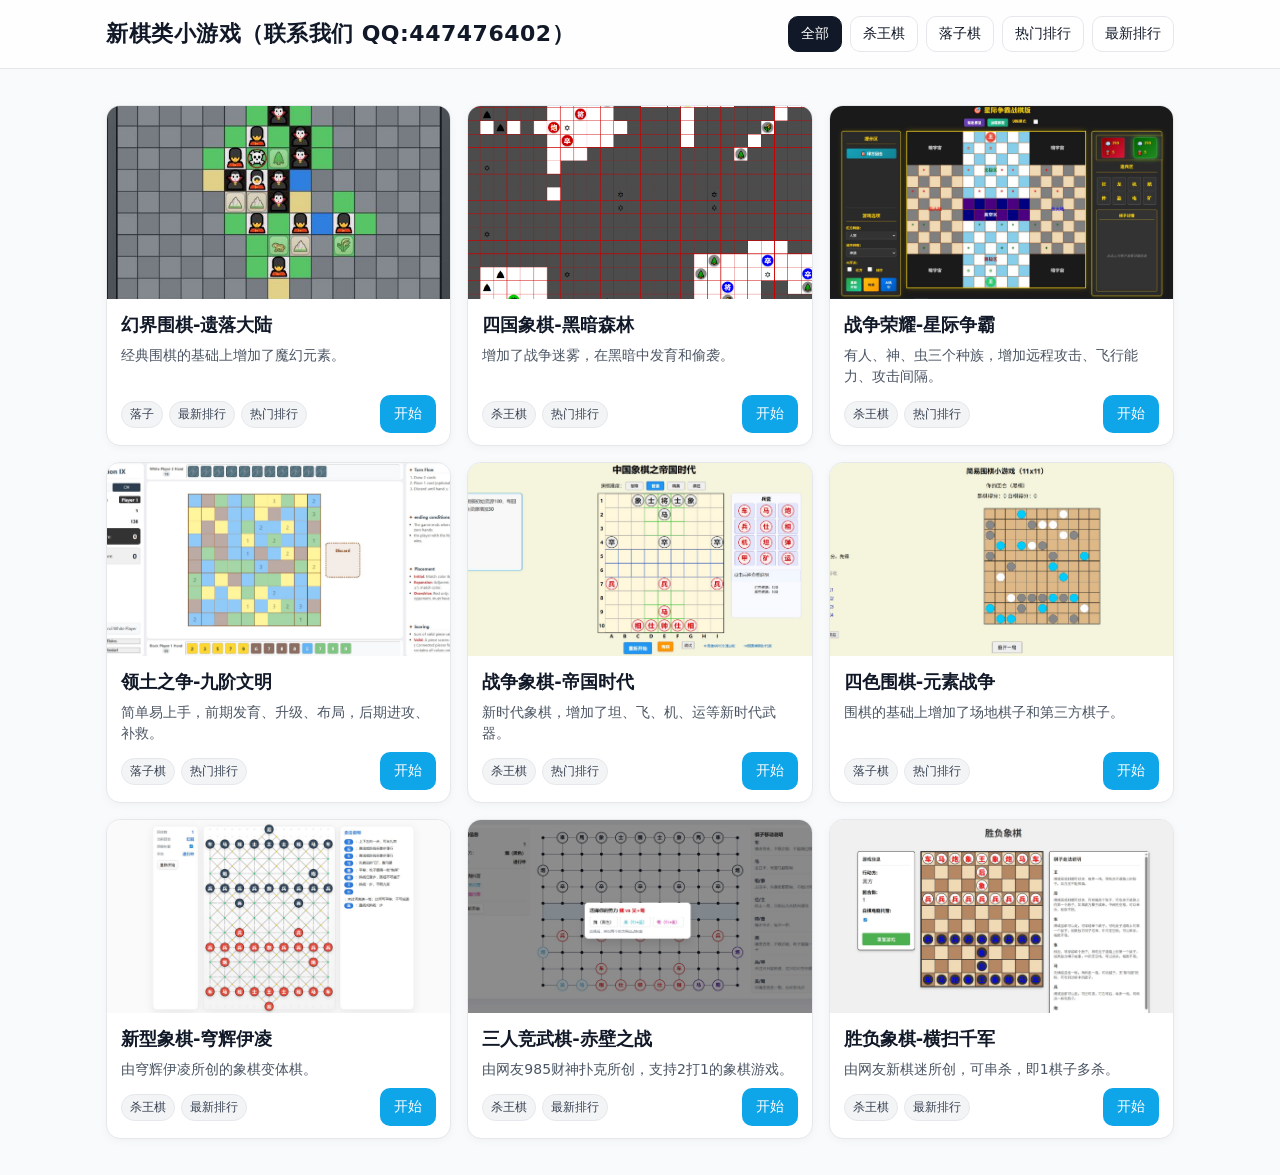
<file: index.html>
<!DOCTYPE html>
<html lang="zh-CN">
<head>
<meta charset="UTF-8">
<meta name="viewport" content="width=device-width, initial-scale=1">
<title>棋类小游戏目录</title>
<link rel="stylesheet" href="styles.css">
</head>
<body>
<header class="site-header">
  <div class="container header-container">
    <h1 class="logo">新棋类小游戏（联系我们 QQ:447476402）</h1>
    <nav class="filters" aria-label="分类">
      <button class="filter-btn active" data-filter="全部">全部</button>
      <button class="filter-btn" data-filter="杀王棋">杀王棋</button>
      <button class="filter-btn" data-filter="落子棋">落子棋</button>
      <button class="filter-btn" data-filter="热门排行">热门排行</button>
      <button class="filter-btn" data-filter="最新排行">最新排行</button>
    </nav>
  </div>
</header>

<main class="container">
  <section id="cards" class="grid"></section>
</main>

<script src="app.js" defer></script>
</body>
</html>
</file>
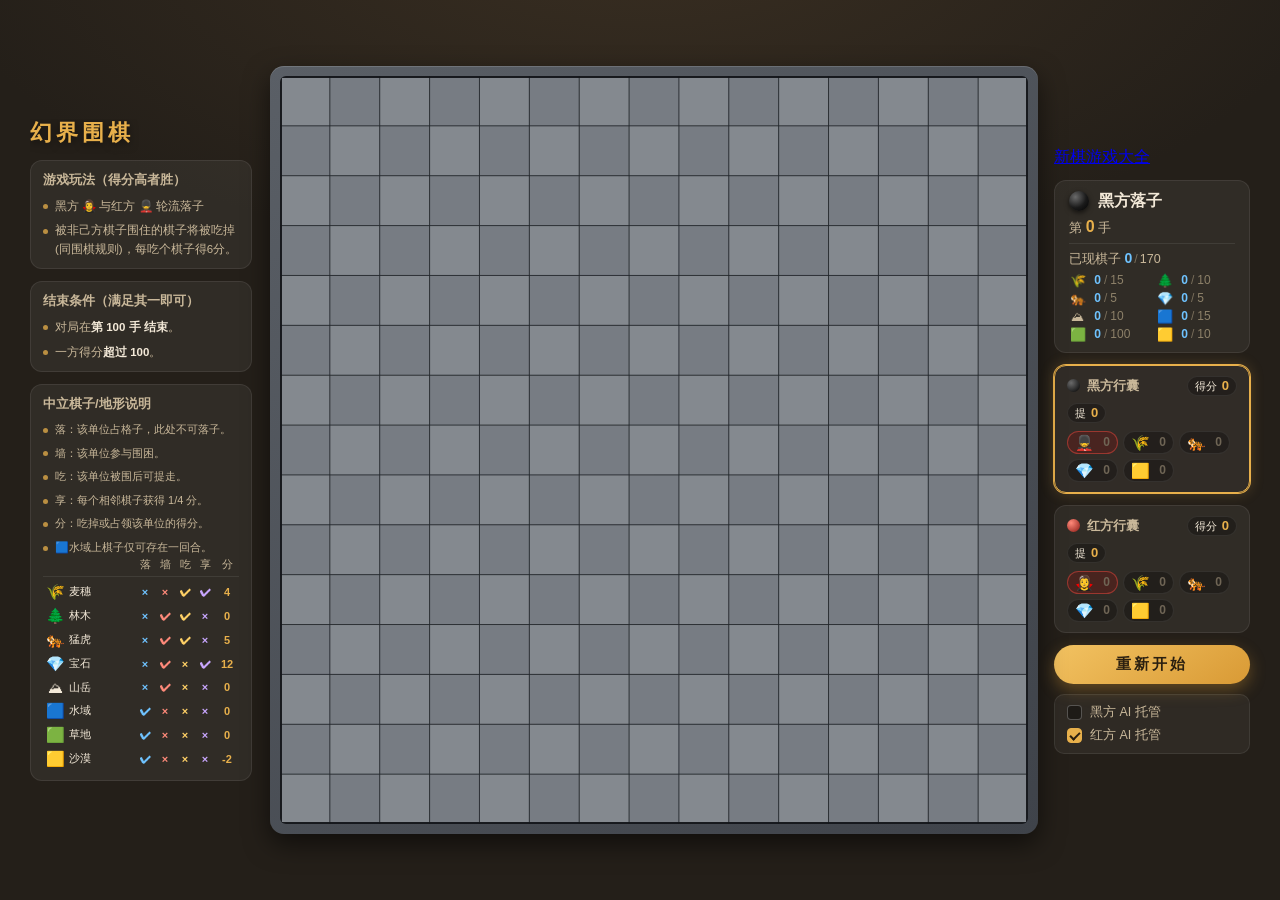
<file: diguoweiqi/index.html>
<!DOCTYPE html>
<html lang="zh-CN">
<head>
  <meta charset="UTF-8">
  <meta name="viewport" content="width=device-width, initial-scale=1.0, maximum-scale=1.0, user-scalable=no">
  <title>幻界围棋</title>
  <link rel="stylesheet" href="style.css?v=20261007e">
</head>
<body>
  <main class="app">

    <!-- 左侧：标题 / 游戏说明 / 特殊棋子图例 -->
    <aside class="side side-left">
      <h1 class="title">幻界围棋</h1>

      <section class="panel how-panel">
        <h2>游戏玩法（得分高者胜）</h2>
        <ul class="how-list">
          <li>黑方 <b>🧛‍♀️</b> 与红方 <b>💂‍♂️</b> 轮流落子</li>
          <li>被非己方棋子围住的棋子将被吃掉(同围棋规则)，每吃个棋子得6分。</li>
        </ul>    
      </section>

      <section class="panel how-panel">
        <h2>结束条件（满足其一即可）</h2>
        <ul class="how-list">
          <li>对局在<b>第 100 手 结束</b>。</li>
          <li>一方得分<b>超过 100</b>。</li>               
        </ul>     
      </section>

      <section class="panel legend-panel">
        <h2>中立棋子/地形说明</h2>
        <ul class="how-list">
          <li>落：该单位占格子，此处不可落子</b>。</li>
          <li>墙：该单位参与围困</b>。</li>                
          <li>吃：该单位被围后可提走</b>。</li>
          <li>享：每个相邻棋子获得 1/4 分</b>。</li>        
          <li>分：吃掉或占领该单位的得分</b>。</li>
          <li>🟦水域上棋子仅可存在一回合</b>。</li>                                         
        </ul>   

        <div class="legend-head">
          <span></span><span></span>
          <span title="可落子">落</span>
          <span title="参与围困">墙</span>
          <span title="可被吃">吃</span>
          <span title="分享：相邻棋子每枚获得 1/4 分，被吃后失去">享</span>
          <span title="得分">分</span>
        </div>
        <div class="legend" id="legend"></div>
      </section>

    </aside>

    <!-- 中间：棋盘 -->
    <div class="board-frame">
      <canvas id="board" aria-label="15路棋盘"></canvas>
      <div class="result-overlay" id="resultOverlay">
        <div class="result-card">
          <div class="result-emoji" id="resultEmoji">🧛‍♀️</div>
          <div class="result-title" id="resultTitle">黑方获胜</div>
          <div class="result-score" id="resultScore"></div>
          <div class="result-reason" id="resultReason"></div>
          <button id="resultReset" type="button">再来一局</button>
        </div>
      </div>
    </div>

    <!-- 右侧：回合状态 / 黑方行囊 / 红方行囊 / 操作 -->
    <aside class="side side-right">

    <!-- 左上角：返回首页 -->
    <a class="home-btn" href="https://evsmcc.github.io/New-game-Map-Wars-9th-Civilization/" title="返回首页" aria-label="返回首页"><span>新棋游戏大全</span></a>

      <div class="statusbar">
        <div class="turn">
          <span id="turnStone" class="turn-stone black"></span>
          <span id="turnText">黑方落子</span>
        </div>
        <div class="moves">第 <strong id="moveCount">0</strong> 手</div>
        <div class="pool-info">
          <div class="pool-title">已现棋子 <strong id="poolDrawn">0</strong><span class="pool-sep">/</span><span id="poolTotal">225</span></div>
          <div class="pool-grid" id="poolGrid"></div>
        </div>
      </div>

      <section class="panel panel-black" id="panelBlack">
        <h2>
          <span class="mini-stone black"></span>黑方行囊
          <span class="score-tag">得分 <strong id="scoreBlack">0</strong></span>
          <span class="cap-tag">提 <strong id="capBlack">0</strong></span>
        </h2>
        <div class="bag" id="bagBlack"></div>
      </section>

      <section class="panel panel-white" id="panelWhite">
        <h2>
          <span class="mini-stone red"></span>红方行囊
          <span class="score-tag">得分 <strong id="scoreWhite">0</strong></span>
          <span class="cap-tag">提 <strong id="capWhite">0</strong></span>
        </h2>
        <div class="bag" id="bagWhite"></div>
      </section>

      <div class="controls">
        <button id="resetBtn" type="button">重新开始</button>
        <div class="ai-box">
          <label class="ai-opt">
            <input type="checkbox" id="aiBlack">
            <span class="ai-cb"></span>黑方 AI 托管
          </label>
          <label class="ai-opt">
            <input type="checkbox" id="aiRed" checked>
            <span class="ai-cb"></span>红方 AI 托管
          </label>
        </div>
      </div>
    </aside>
  </main>

  <script src="game.js?v=20261007e" defer></script>
  <script src="ai.js?v=20261007e" defer></script>
</body>
</html>
</file>
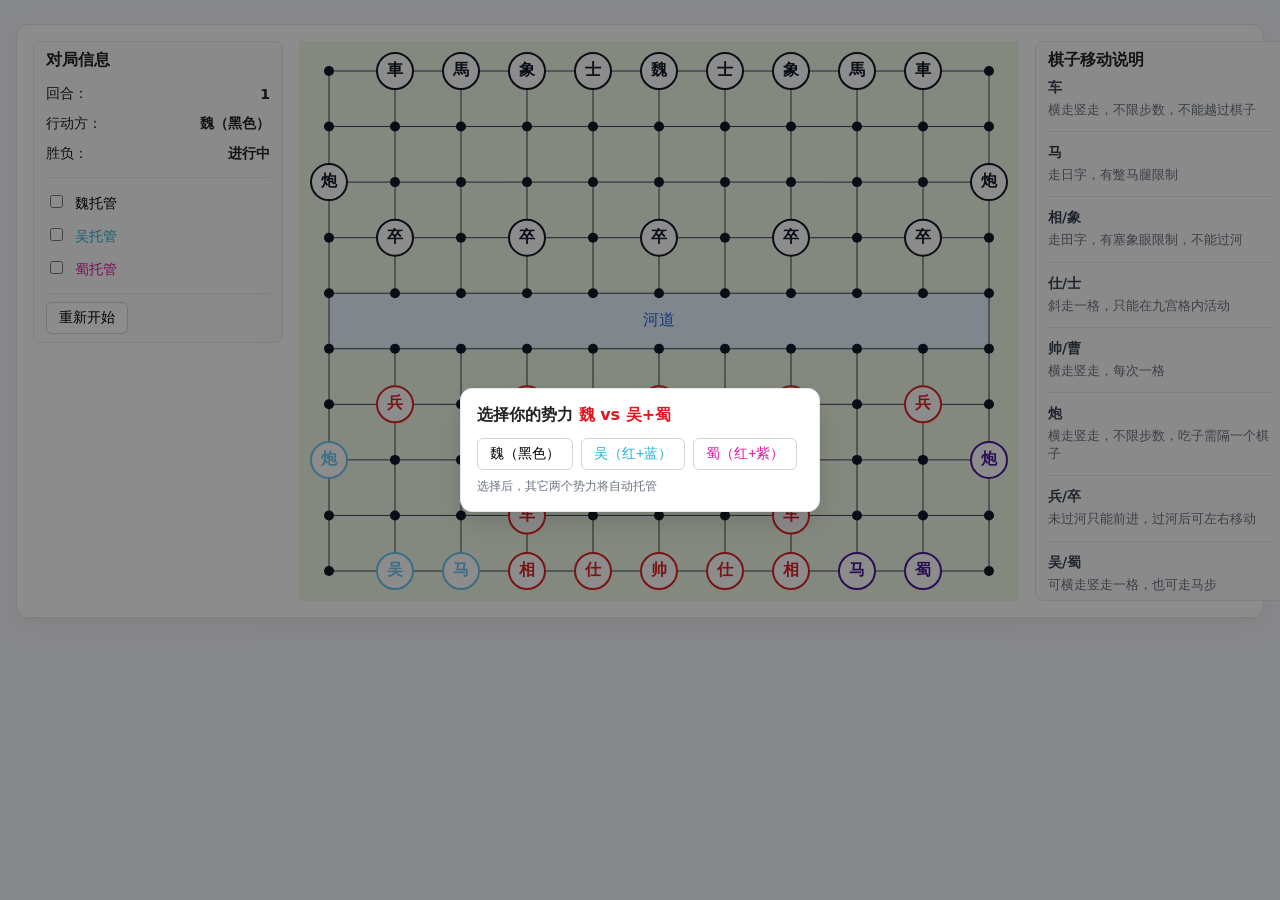
<file: jingwuqi/index.html>
<!doctype html>
<html lang="zh-CN">
  <head>
    <meta charset="utf-8">
    <meta name="viewport" content="width=device-width, initial-scale=1">
    <title>象棋变体棋盘</title>
    <link rel="stylesheet" href="./style.css">
  </head>
  <body>
    <div class="app">
      <!-- <h1>象棋变体棋盘（11列 × 10行，节点落子，含河道）</h1> -->
      <div class="board-wrap">
        <div class="sidebar">
          <div class="panel-title">对局信息</div>
          <div class="info-row">
            <span>回合：</span><strong id="turn-count">1</strong>
          </div>
          <div class="info-row">
            <span>行动方：</span><strong id="current-turn">魏</strong>
          </div>
          <div class="info-row">
            <span>胜负：</span><strong id="result">进行中</strong>
          </div>
          <div class="divider"></div>
          <div class="info-row">
            <label class="toggle">
              <input type="checkbox" id="auto-wei">
              <span style="color: black;">魏托管</span>
            </label>
          </div>
          <div class="info-row">
            <label class="toggle">
              <input type="checkbox" id="auto-wu">
              <span style="color: rgb(31, 177, 217);">吴托管</span>
            </label>
          </div>
          <div class="info-row">
            <label class="toggle">
              <input type="checkbox" id="auto-shu">
              <span style="color: rgb(224, 21, 157);">蜀托管</span>
            </label>
          </div>
          <div class="divider"></div>
          <div class="actions">
            <button id="btn-reset" class="btn">重新开始</button>
          </div>
        </div>
        <canvas id="board" width="800" height="560"></canvas>
        <div class="sidebar move-guide">
          <div class="panel-title">棋子移动说明</div>
          <div class="move-rule">
            <div class="rule-title">车</div>
            <div class="rule-desc">横走竖走，不限步数，不能越过棋子</div>
          </div>
          <div class="move-rule">
            <div class="rule-title">马</div>
            <div class="rule-desc">走日字，有蹩马腿限制</div>
          </div>
          <div class="move-rule">
            <div class="rule-title">相/象</div>
            <div class="rule-desc">走田字，有塞象眼限制，不能过河</div>
          </div>
          <div class="move-rule">
            <div class="rule-title">仕/士</div>
            <div class="rule-desc">斜走一格，只能在九宫格内活动</div>
          </div>
          <div class="move-rule">
            <div class="rule-title">帅/曹</div>
            <div class="rule-desc">横走竖走，每次一格</div>
          </div>
          <div class="move-rule">
            <div class="rule-title">炮</div>
            <div class="rule-desc">横走竖走，不限步数，吃子需隔一个棋子</div>
          </div>
          <div class="move-rule">
            <div class="rule-title">兵/卒</div>
            <div class="rule-desc">未过河只能前进，过河后可左右移动</div>
          </div>
          <div class="move-rule">
            <div class="rule-title">吴/蜀</div>
            <div class="rule-desc">可横走竖走一格，也可走马步</div>
          </div>
        </div>
      </div>
      <div id="faction-overlay" class="modal-overlay" aria-hidden="true">
        <div class="modal">
          <div class="modal-title">选择你的势力 <span style="color: rgb(224, 21, 31);">魏 vs 吴+蜀</span></div>
          <div class="modal-actions">
            <button id="choose-wei" class="btn" style="color: black;">魏（黑色）</button>
            <button id="choose-wu" class="btn" style="color: rgb(31, 177, 217);">吴（红+蓝）</button>
            <button id="choose-shu" class="btn" style="color: rgb(224, 21, 157);">蜀（红+紫）</button>
          </div>
          <div class="modal-tip">选择后，其它两个势力将自动托管</div>
        </div>
      </div>
    </div>
    <script src="./game.js"></script>
  </body>
</html>
</file>
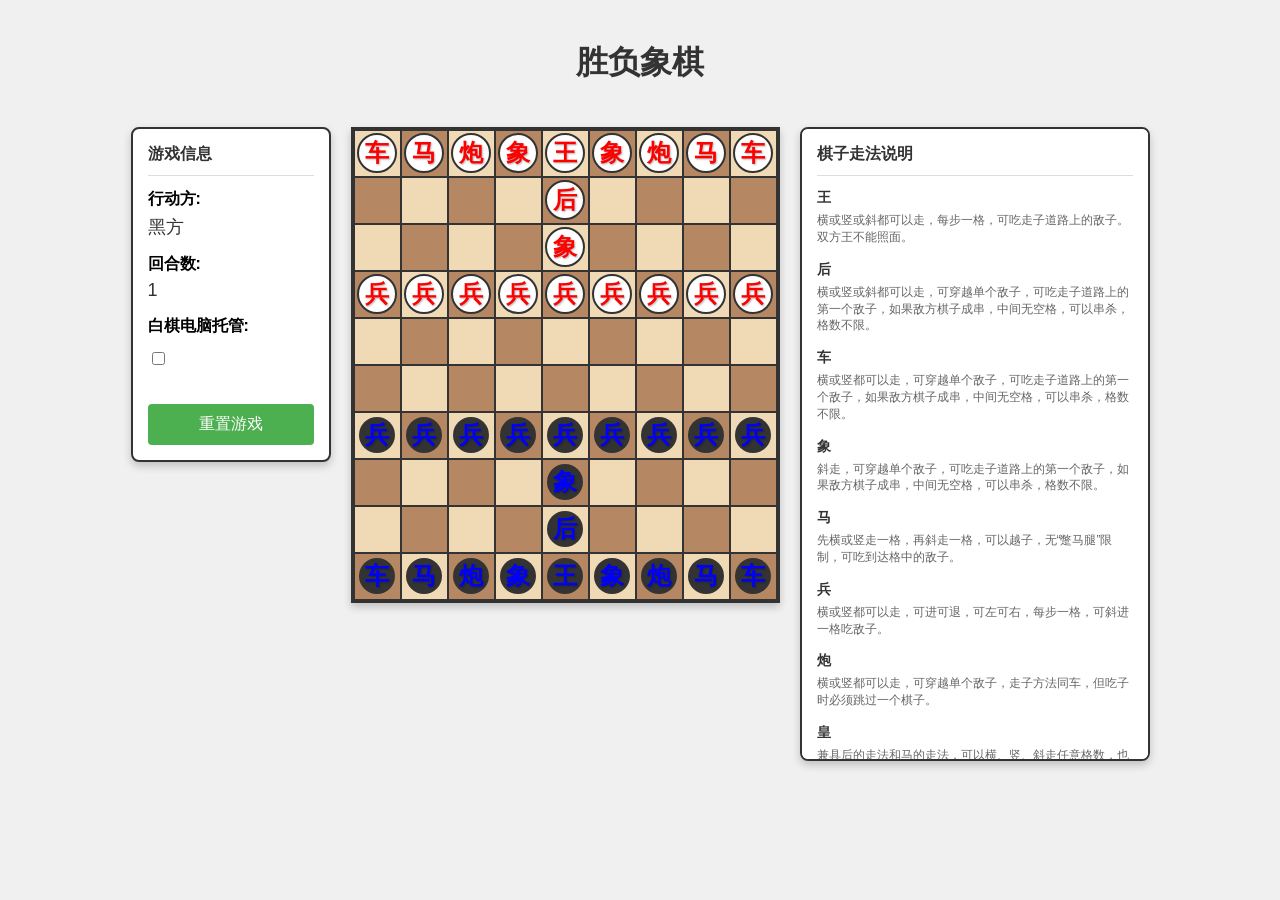
<file: shengfuxiangqi/index.html>
<!DOCTYPE html>
<html lang="zh-CN">
<head>
    <meta charset="UTF-8">
    <meta name="viewport" content="width=device-width, initial-scale=1.0">
    <title>胜负象棋</title>
    <style>
        body {
            font-family: Arial, sans-serif;
            display: flex;
            justify-content: center;
            align-items: flex-start;
            margin: 0;
            padding: 20px;
            background-color: #f0f0f0;
            gap: 20px;
        }
        h1 {
            color: #333;
            text-align: center;
            grid-column: 1 / -1;
        }
        #game-container {
            display: grid;
            grid-template-columns: 200px 1fr 350px;
            gap: 20px;
            align-items: start;
        }
        #info-panel {
            background-color: #ffffff;
            border: 2px solid #333;
            border-radius: 8px;
            padding: 15px;
            box-shadow: 0 4px 8px rgba(0,0,0,0.2);
        }
        #info-panel h2 {
            margin-top: 0;
            font-size: 16px;
            color: #333;
            border-bottom: 1px solid #ddd;
            padding-bottom: 10px;
        }
        #info-panel div {
            margin-bottom: 15px;
        }
        #info-panel label {
            display: block;
            margin-bottom: 5px;
            font-weight: bold;
        }
        #info-panel .value {
            font-size: 18px;
            color: #333;
        }
        #board {
            display: grid;
            grid-template-columns: repeat(9, 45px);
            grid-template-rows: repeat(10, 45px);
            gap: 2px;
            background-color: #333;
            border: 4px solid #333;
            box-shadow: 0 4px 8px rgba(0,0,0,0.2);
        }
        .cell {
            width: 45px;
            height: 45px;
            display: flex;
            align-items: center;
            justify-content: center;
            font-size: 24px;
            cursor: pointer;
            position: relative;
        }
        .cell.white {
            background-color: #f0d9b5;
        }
        .cell.black {
            background-color: #b58863;
        }
        .cell.selected {
            background-color: #ffff99;
            box-shadow: inset 0 0 10px rgba(255, 215, 0, 0.8);
        }
        .cell.valid-move {
            background-color: #99ff99;
            box-shadow: inset 0 0 10px rgba(0, 255, 0, 0.8);
        }
        .cell.valid-move.capture {
            background-color: #ff9999;
            box-shadow: inset 0 0 10px rgba(255, 0, 0, 0.8);
        }
        .piece {
            width: 36px;
            height: 36px;
            display: flex;
            align-items: center;
            justify-content: center;
            border-radius: 50%;
            font-weight: bold;
            text-shadow: 1px 1px 2px rgba(0,0,0,0.3);
        }
        .piece.white {
            color: #ff0000;
            background-color: #ffffff;
            border: 2px solid #333;
        }
        .piece.black {
            color: #0000ff;
            background-color: #333333;
        }
        #status {
            margin-top: 20px;
            font-size: 18px;
            font-weight: bold;
            color: #333;
            grid-column: 1 / -1;
            text-align: center;
        }
        #reset-btn {
            margin-top: 20px;
            padding: 10px 20px;
            font-size: 16px;
            background-color: #4CAF50;
            color: white;
            border: none;
            border-radius: 4px;
            cursor: pointer;
            width: 100%;
        }
        #reset-btn:hover {
            background-color: #45a049;
        }
        #computer-check {
            margin-top: 10px;
        }
        #rules-panel {
            background-color: #ffffff;
            border: 2px solid #333;
            border-radius: 8px;
            padding: 15px;
            box-shadow: 0 4px 8px rgba(0,0,0,0.2);
            max-height: 600px;
            overflow-y: auto;
        }
        #rules-panel h2 {
            margin-top: 0;
            font-size: 16px;
            color: #333;
            border-bottom: 1px solid #ddd;
            padding-bottom: 10px;
        }
        .rule-item {
            margin-bottom: 15px;
        }
        .rule-item h3 {
            margin-top: 0;
            margin-bottom: 5px;
            font-size: 14px;
            color: #333;
        }
        .rule-item p {
            margin: 0;
            font-size: 12px;
            line-height: 1.4;
            color: #666;
        }
    </style>
</head>
<body>
    <div id="game-container">
        <h1>胜负象棋</h1>
        <div id="info-panel">
            <h2>游戏信息</h2>
            <div>
                <label>行动方:</label>
                <div id="current-player" class="value">白方</div>
            </div>
            <div>
                <label>回合数:</label>
                <div id="turn-count" class="value">1</div>
            </div>
            <div>
                <label>白棋电脑托管:</label>
                <input type="checkbox" id="computer-check">
            </div>
            <button id="reset-btn">重置游戏</button>
        </div>
        <div id="board"></div>
        <div id="rules-panel">
            <h2>棋子走法说明</h2>
            <div class="rule-item">
                <h3>王</h3>
                <p>横或竖或斜都可以走，每步一格，可吃走子道路上的敌子。双方王不能照面。</p>
            </div>
            <div class="rule-item">
                <h3>后</h3>
                <p>横或竖或斜都可以走，可穿越单个敌子，可吃走子道路上的第一个敌子，如果敌方棋子成串，中间无空格，可以串杀，格数不限。</p>
            </div>
            <div class="rule-item">
                <h3>车</h3>
                <p>横或竖都可以走，可穿越单个敌子，可吃走子道路上的第一个敌子，如果敌方棋子成串，中间无空格，可以串杀，格数不限。</p>
            </div>
            <div class="rule-item">
                <h3>象</h3>
                <p>斜走，可穿越单个敌子，可吃走子道路上的第一个敌子，如果敌方棋子成串，中间无空格，可以串杀，格数不限。</p>
            </div>
            <div class="rule-item">
                <h3>马</h3>
                <p>先横或竖走一格，再斜走一格，可以越子，无“蹩马腿”限制，可吃到达格中的敌子。</p>
            </div>
            <div class="rule-item">
                <h3>兵</h3>
                <p>横或竖都可以走，可进可退，可左可右，每步一格，可斜进一格吃敌子。</p>
            </div>
            <div class="rule-item">
                <h3>炮</h3>
                <p>横或竖都可以走，可穿越单个敌子，走子方法同车，但吃子时必须跳过一个棋子。</p>
            </div>
            <div class="rule-item">
                <h3>皇</h3>
                <p>兼具后的走法和马的走法，可以横、竖、斜走任意格数，也可以先横或竖走一格，再斜走一格。</p>
            </div>
        </div>
    </div>
    
    <script src="game.js"></script>
</body>
</html>
</file>
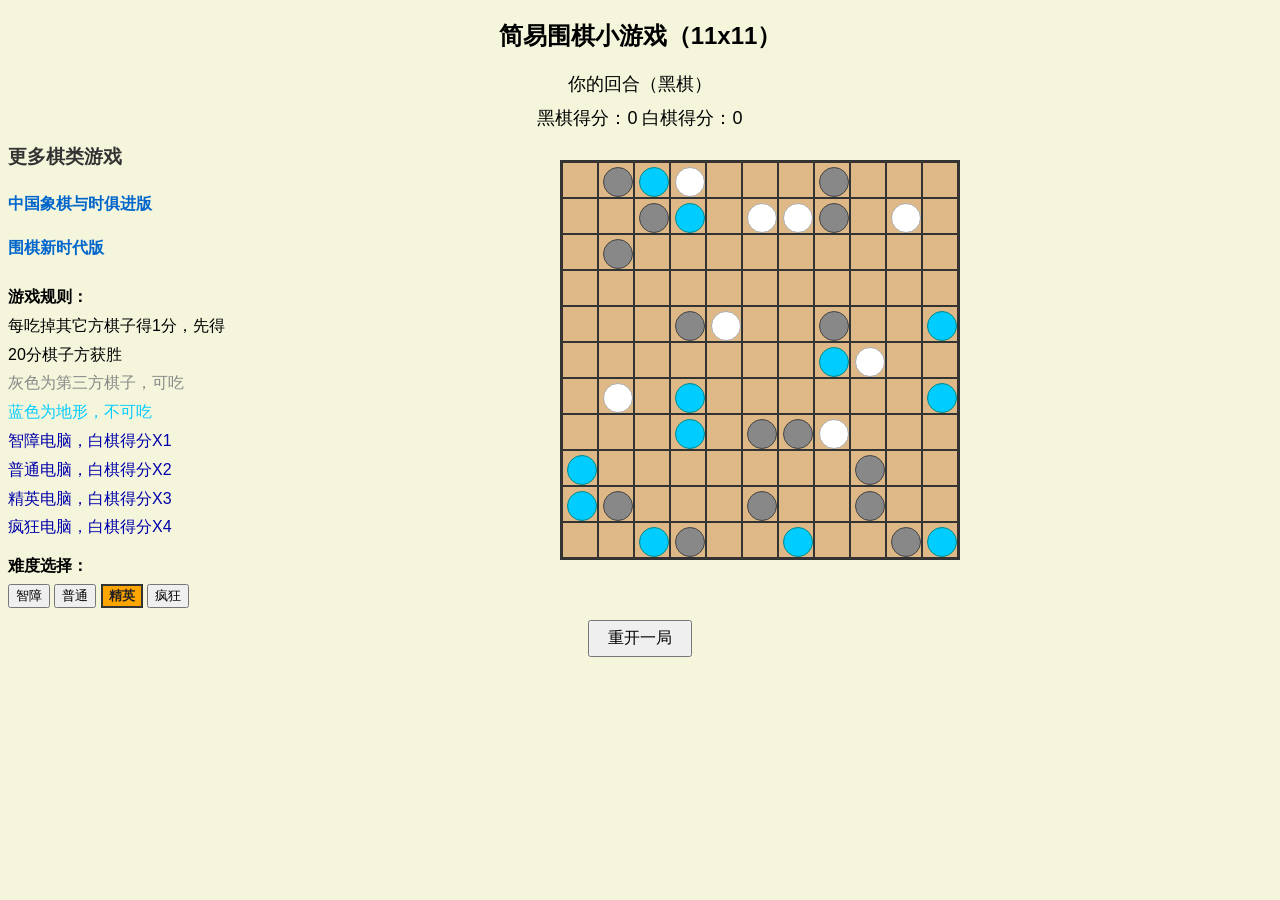
<file: yuansuzhanzheng/index.html>
<!DOCTYPE html>
<html lang="zh-CN">
<head>
  <meta charset="UTF-8">
  <title>简易围棋小游戏 11x11</title>
  <style>
    body { font-family: Arial, sans-serif; background: #f5f5dc; text-align: center; }
    #board { display: inline-block; margin: 20px auto; background: #deb887; border: 2px solid #333; }
    .row { display: flex; }
    .cell {
      width: 36px; height: 36px; border: 1px solid #333;
      position: relative; box-sizing: border-box;
    }
    .stone {
      width: 28px; height: 28px; border-radius: 50%;
      position: absolute; top: 4px; left: 4px;
    }
    .black { background: #111; }
    .white { background: #fff; border: 1px solid #aaa; }
    .third { background: #888; border: 1px solid #444; }
    .fourth { background: #0cf; border: 1px solid #088; }
    #status { margin: 10px; font-size: 18px; }
    #restart { margin: 10px; padding: 6px 18px; font-size: 16px; }
  </style>
</head>
<body>
  <h2>简易围棋小游戏（11x11）</h2>
  <div id="status"></div>
  <div id="score" style="margin:10px;font-size:18px;"></div>
  <div style="display:flex;justify-content:center;align-items:flex-start;">
    <div style="margin-right:20px;text-align:left;line-height:1.8;font-size:16px;max-width:220px;">
      <h3 style="margin-top: 0; color: #333; margin-bottom: 15px;">更多棋类游戏</h3>
      <div style="margin-bottom: 20px;">
        <p><a href="https://dd6327ce-209b-4f66-9420-517229f01bbf.wangye.domolo.cn/p/5egnxy2m83.html" target="_blank" style="color: #0066cc; text-decoration: none; font-weight: bold;">中国象棋与时俱进版</a></p>
        <p><a href="https://dd6327ce-209b-4f66-9420-517229f01bbf.wangye.domolo.cn/p/5egnxo2m83.html" target="_blank" style="color: #0066cc; text-decoration: none; font-weight: bold;">围棋新时代版</a></p>
      </div>
      <b>游戏规则：</b><br>
      每吃掉其它方棋子得1分，先得20分棋子方获胜<br>
      <span style="color:#888;">灰色为第三方棋子，可吃</span><br>
      <span style="color:#0cf;">蓝色为地形，不可吃</span><br>
      <span style="color:#00a">智障电脑，白棋得分X1</span><br>
      <span style="color:#00a">普通电脑，白棋得分X2</span><br>
      <span style="color:#00a">精英电脑，白棋得分X3</span><br>
      <span style="color:#00a">疯狂电脑，白棋得分X4</span><br>
      <div style="margin-top:10px;">
        <b>难度选择：</b><br>
        <button class="difficulty-btn" data-mult="1" onclick="setDifficulty(1)">智障</button>
        <button class="difficulty-btn" data-mult="2" onclick="setDifficulty(2)">普通</button>
        <button class="difficulty-btn" data-mult="3" onclick="setDifficulty(3)">精英</button>
        <button class="difficulty-btn" data-mult="4" onclick="setDifficulty(4)">疯狂</button>
      </div>
    </div>
    <div id="board"></div>
  </div>
  <button id="restart">重开一局</button>
  <script>
    const SIZE = 11;
    const EMPTY = 0, BLACK = 1, WHITE = 2, THIRD = 3, FOURTH = 4;
    let board, turn, gameOver;
    let blackScore = 0, whiteScore = 0;
    let whiteScoreMultiplier = 1;

    // 难度按钮高亮色
    const DIFFICULTY_COLORS = {
      1: '#bbb',    // 智障 灰色
      2: '#4af',    // 普通 蓝色
      3: '#ffa500', // 精英 橙色
      4: '#f44'     // 疯狂 红色
    };

    function setDifficulty(mult) {
      whiteScoreMultiplier = mult;
      document.getElementById('status').textContent = `难度已切换，当前白棋得分X${mult}`;
      // 按钮高亮
      const btns = document.querySelectorAll('.difficulty-btn');
      btns.forEach(btn => {
        if (parseInt(btn.dataset.mult) === mult) {
          btn.style.background = DIFFICULTY_COLORS[mult];
          btn.style.color = '#222';
          btn.style.fontWeight = 'bold';
          btn.style.border = '2px solid #333';
        } else {
          btn.style.background = '';
          btn.style.color = '';
          btn.style.fontWeight = '';
          btn.style.border = '';
        }
      });
    }

    function initBoard() {
      board = Array.from({length: SIZE}, () => Array(SIZE).fill(EMPTY));
      // 随机放置12颗第四方棋子（青色，不可被吃）
      let placed4 = 0;
      while (placed4 < 12) {
        let x = Math.floor(Math.random() * SIZE);
        let y = Math.floor(Math.random() * SIZE);
        if (board[x][y] === EMPTY) {
          board[x][y] = FOURTH;
          placed4++;
        }
      }
      // 随机放置8颗白棋
      let placedWhite = 0;
      while (placedWhite < 8) {
        let x = Math.floor(Math.random() * SIZE);
        let y = Math.floor(Math.random() * SIZE);
        if (board[x][y] === EMPTY) {
          board[x][y] = WHITE;
          placedWhite++;
        }
      }
      // 随机放置15颗第三方棋子（可被吃）
      let placed = 0;
      while (placed < 15) {
        let x = Math.floor(Math.random() * SIZE);
        let y = Math.floor(Math.random() * SIZE);
        if (board[x][y] === EMPTY) {
          board[x][y] = THIRD;
          placed++;
        }
      }
      turn = BLACK;
      gameOver = false;
      blackScore = 0;
      whiteScore = 0;
      updateStatus();
      updateScore();
      renderBoard();
    }

    function renderBoard() {
      const boardDiv = document.getElementById('board');
      boardDiv.innerHTML = '';
      for (let i = 0; i < SIZE; i++) {
        const rowDiv = document.createElement('div');
        rowDiv.className = 'row';
        for (let j = 0; j < SIZE; j++) {
          const cellDiv = document.createElement('div');
          cellDiv.className = 'cell';
          cellDiv.dataset.x = i;
          cellDiv.dataset.y = j;
          if (board[i][j] !== EMPTY) {
            const stone = document.createElement('div');
            if (board[i][j] === BLACK) stone.className = 'stone black';
            else if (board[i][j] === WHITE) stone.className = 'stone white';
            else if (board[i][j] === THIRD) stone.className = 'stone third';
            else if (board[i][j] === FOURTH) stone.className = 'stone fourth';
            cellDiv.appendChild(stone);
          }
          cellDiv.onclick = handleClick;
          rowDiv.appendChild(cellDiv);
        }
        boardDiv.appendChild(rowDiv);
      }
    }

    function handleClick(e) {
      if (gameOver || turn !== BLACK) return;
      const x = +this.dataset.x, y = +this.dataset.y;
      if (board[x][y] !== EMPTY) return;
      board[x][y] = BLACK;
      capture(x, y, BLACK);
      if (blackScore >= 20) {
        gameOver = true;
        updateStatus('你获胜！');
        updateScore();
        renderBoard();
        return;
      }
      turn = WHITE;
      updateStatus();
      updateScore();
      renderBoard();
      if (!gameOver) setTimeout(aiMove, 600);
    }

    function aiMove() {
      // 递归模拟3步（白-黑-白），选择最大化白棋得分的策略
      let bestScore = -Infinity;
      let bestMoves = [];
      for (let i = 0; i < SIZE; i++) {
        for (let j = 0; j < SIZE; j++) {
          if (board[i][j] === EMPTY) {
            let tempBoard = board.map(row => row.slice());
            // 白棋下
            let eat1 = simulateCapture(tempBoard, i, j, WHITE);
            let selfKill1 = !hasLibertySim(tempBoard, i, j, WHITE, {});
            if (selfKill1) continue; // 不选自杀
            let score1 = eat1;
            // 黑棋应对
            let minWhiteScore = Infinity;
            for (let pi = 0; pi < SIZE; pi++) {
              for (let pj = 0; pj < SIZE; pj++) {
                if (tempBoard[pi][pj] === EMPTY) {
                  let tempBoard2 = tempBoard.map(row => row.slice());
                  // 黑棋下
                  let eat2 = simulateCapture(tempBoard2, pi, pj, BLACK);
                  let selfKill2 = !hasLibertySim(tempBoard2, pi, pj, BLACK, {});
                  let score2 = -eat2;
                  if (selfKill2) score2 -= 1; // 黑棋自杀，白棋得分
                  // 白棋再下
                  let maxWhiteScore2 = -Infinity;
                  for (let wi = 0; wi < SIZE; wi++) {
                    for (let wj = 0; wj < SIZE; wj++) {
                      if (tempBoard2[wi][wj] === EMPTY) {
                        let tempBoard3 = tempBoard2.map(row => row.slice());
                        // 白棋下
                        let eat3 = simulateCapture(tempBoard3, wi, wj, WHITE);
                        let selfKill3 = !hasLibertySim(tempBoard3, wi, wj, WHITE, {});
                        if (selfKill3) continue;
                        let score3 = eat3;
                        if (score3 > maxWhiteScore2) maxWhiteScore2 = score3;
                      }
                    }
                  }
                  let totalScore = score1 + score2 + (isFinite(maxWhiteScore2) ? maxWhiteScore2 : 0);
                  if (totalScore < minWhiteScore) minWhiteScore = totalScore;
                }
              }
            }
            if (minWhiteScore > bestScore) {
              bestScore = minWhiteScore;
              bestMoves = [[i, j]];
            } else if (minWhiteScore === bestScore) {
              bestMoves.push([i, j]);
            }
          }
        }
      }
      let move;
      if (bestMoves.length > 0) {
        move = bestMoves[Math.floor(Math.random() * bestMoves.length)];
      } else {
        // 没有可下位置
        gameOver = true;
        updateStatus();
        updateScore();
        return;
      }
      let [x, y] = move;
      board[x][y] = WHITE;
      capture(x, y, WHITE);
      if (whiteScore >= 20) {
        gameOver = true;
        updateStatus('电脑获胜！');
        updateScore();
        renderBoard();
        return;
      }
      turn = BLACK;
      updateStatus();
      updateScore();
      renderBoard();
    }

    // 获取模拟落子后能吃掉的棋子数
    function getCapturedCount(tempBoard, x, y, color) {
      // 检查四周的对方和第三方棋子
      const dirs = [[1,0],[-1,0],[0,1],[0,-1]];
      let opps = color === BLACK ? [WHITE, THIRD] : [BLACK, THIRD];
      let count = 0;
      for (let [dx, dy] of dirs) {
        let nx = x + dx, ny = y + dy;
        if (inBoard(nx, ny) && opps.includes(tempBoard[nx][ny]) && tempBoard[nx][ny] !== FOURTH) {
          if (!hasLibertySim(tempBoard, nx, ny, tempBoard[nx][ny], {})) {
            count += getGroupCount(tempBoard, nx, ny, tempBoard[nx][ny], {});
          }
        }
      }
      return count;
    }
    // 判断模拟棋盘(x, y)是否有气
    function hasLibertySim(tempBoard, x, y, color, visited) {
      let key = x + ',' + y;
      if (visited[key]) return false;
      visited[key] = true;
      const dirs = [[1,0],[-1,0],[0,1],[0,-1]];
      for (let [dx, dy] of dirs) {
        let nx = x + dx, ny = y + dy;
        if (!inBoard(nx, ny)) continue;
        if (tempBoard[nx][ny] === EMPTY) return true;
        if (tempBoard[nx][ny] === color && hasLibertySim(tempBoard, nx, ny, color, visited)) return true;
      }
      return false;
    }
    // 获取一块棋子的数量
    function getGroupCount(tempBoard, x, y, color, visited) {
      let key = x + ',' + y;
      if (visited[key]) return 0;
      visited[key] = true;
      let count = 1;
      const dirs = [[1,0],[-1,0],[0,1],[0,-1]];
      for (let [dx, dy] of dirs) {
        let nx = x + dx, ny = y + dy;
        if (inBoard(nx, ny) && tempBoard[nx][ny] === color) {
          count += getGroupCount(tempBoard, nx, ny, color, visited);
        }
      }
      return count;
    }

    // 判断提子
    function capture(x, y, color) {
      // 检查四周的对方和第三方棋子
      const dirs = [[1,0],[-1,0],[0,1],[0,-1]];
      let opps = color === BLACK ? [WHITE, THIRD] : [BLACK, THIRD];
      for (let [dx, dy] of dirs) {
        let nx = x + dx, ny = y + dy;
        if (inBoard(nx, ny) && opps.includes(board[nx][ny]) && board[nx][ny] !== FOURTH) {
          if (!hasLiberty(nx, ny, board[nx][ny], {})) {
            let removed = removeGroup(nx, ny, board[nx][ny]);
            if (removed > 0) {
              if (color === BLACK) blackScore += removed;
              else whiteScore += removed * whiteScoreMultiplier;
            }
          }
        }
      }
      // 检查自己是否自杀（无气）
      if (!hasLiberty(x, y, color, {})) {
        // 自杀，算对方得分
        let removed = removeGroup(x, y, color);
        if (removed > 0) {
          if (color === BLACK) whiteScore += removed * whiteScoreMultiplier;
          else if (color === WHITE) blackScore += removed;
        }
      }
    }

    // 判断(x, y)所在的连通棋子是否有气
    function hasLiberty(x, y, color, visited) {
      let key = x + ',' + y;
      if (visited[key]) return false;
      visited[key] = true;
      const dirs = [[1,0],[-1,0],[0,1],[0,-1]];
      for (let [dx, dy] of dirs) {
        let nx = x + dx, ny = y + dy;
        if (!inBoard(nx, ny)) continue;
        if (board[nx][ny] === EMPTY) return true;
        if (board[nx][ny] === color && hasLiberty(nx, ny, color, visited)) return true;
      }
      return false;
    }

    // 移除(x, y)所在的连通棋子，返回移除的棋子数
    function removeGroup(x, y, color) {
      const stack = [[x, y]];
      const dirs = [[1,0],[-1,0],[0,1],[0,-1]];
      let removed = 0;
      while (stack.length) {
        let [cx, cy] = stack.pop();
        if (board[cx][cy] !== color) continue;
        board[cx][cy] = EMPTY;
        removed++;
        for (let [dx, dy] of dirs) {
          let nx = cx + dx, ny = cy + dy;
          if (inBoard(nx, ny) && board[nx][ny] === color) {
            stack.push([nx, ny]);
          }
        }
      }
      return removed;
    }

    // 模拟落子并返回吃子数（不计自杀）
    function simulateCapture(tempBoard, x, y, color) {
      const dirs = [[1,0],[-1,0],[0,1],[0,-1]];
      let opps = color === BLACK ? [WHITE, THIRD] : [BLACK, THIRD];
      let count = 0;
      tempBoard[x][y] = color;
      for (let [dx, dy] of dirs) {
        let nx = x + dx, ny = y + dy;
        if (inBoard(nx, ny) && opps.includes(tempBoard[nx][ny]) && tempBoard[nx][ny] !== FOURTH) {
          if (!hasLibertySim(tempBoard, nx, ny, tempBoard[nx][ny], {})) {
            count += getGroupCount(tempBoard, nx, ny, tempBoard[nx][ny], {});
            removeGroupSim(tempBoard, nx, ny, tempBoard[nx][ny]);
          }
        }
      }
      return count;
    }
    // 模拟移除棋子
    function removeGroupSim(tempBoard, x, y, color) {
      const stack = [[x, y]];
      const dirs = [[1,0],[-1,0],[0,1],[0,-1]];
      while (stack.length) {
        let [cx, cy] = stack.pop();
        if (tempBoard[cx][cy] !== color) continue;
        tempBoard[cx][cy] = EMPTY;
        for (let [dx, dy] of dirs) {
          let nx = cx + dx, ny = cy + dy;
          if (inBoard(nx, ny) && tempBoard[nx][ny] === color) {
            stack.push([nx, ny]);
          }
        }
      }
    }

    function inBoard(x, y) {
      return x >= 0 && x < SIZE && y >= 0 && y < SIZE;
    }

    function updateStatus(msg) {
      const status = document.getElementById('status');
      if (msg) {
        status.textContent = msg;
      } else if (gameOver) {
        status.textContent = '游戏结束！';
      } else {
        status.textContent = turn === BLACK ? '你的回合（黑棋）' : '电脑回合（白棋）';
      }
    }

    function updateScore() {
      document.getElementById('score').textContent = `黑棋得分：${blackScore}    白棋得分：${whiteScore}`;
    }

    document.getElementById('restart').onclick = function() {
      initBoard();
    };

    // 初始化
    setDifficulty(3);
    initBoard();
  </script>
</body>
</html>
</file>
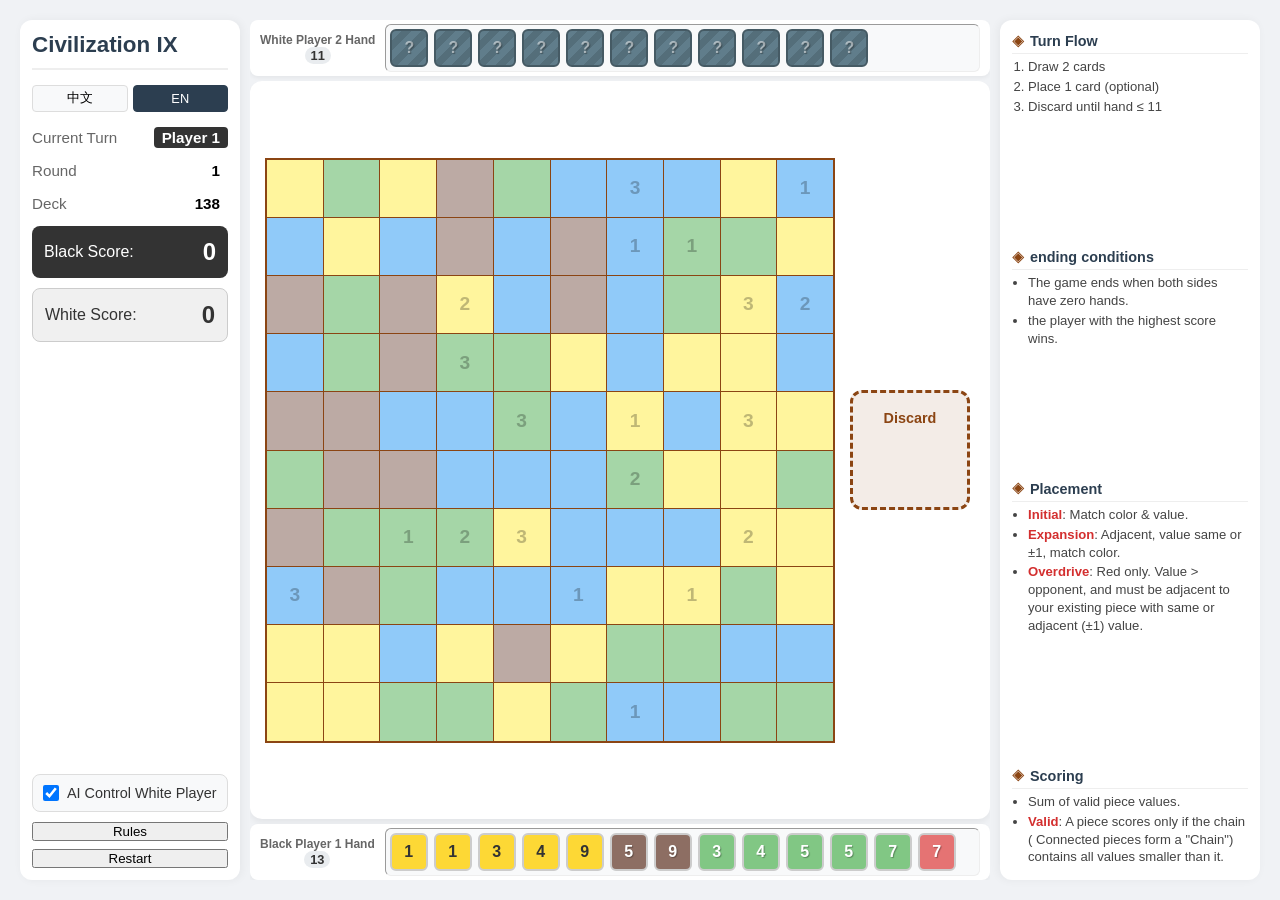
<file: game.html>
<!DOCTYPE html>
<html lang="zh-CN">
<head>
    <meta charset="UTF-8">
    <meta name="viewport" content="width=device-width, initial-scale=1.0">
    <title>Map Wars: 9th Civilization</title>
</head>
<body>
    <div class="game-container">
        <!-- 左侧信息栏 -->
        <aside class="sidebar left-sidebar">
            <div class="sidebar-top">
                <h1>Civilization IX</h1>
                <div class="language-select" style="margin-bottom: 15px; display: flex; gap: 5px;">
                    <button class="lang-btn" data-lang="zh">中文</button>
                    <button class="lang-btn active" data-lang="en">EN</button>
                </div>
                <div class="game-stats">
                    <div class="stat-item">
                        <span class="label">Current Turn</span>
                        <span id="current-player-name" class="value p1">Player 1</span>
                    </div>
                    <div class="stat-item">
                        <span class="label">Round</span>
                        <span id="round-number" class="value">1</span>
                    </div>
                    <div class="stat-item">
                        <span class="label">Deck</span>
                        <span id="deck-count" class="value">0</span>
                    </div>
                </div>
            </div>
            
            <div class="player-scores">
                <div class="score-card p1">
                    <span class="player-label">Black Score:</span>
                    <span id="p1-score" class="score-value">0</span>
                </div>
                <div class="score-card p2">
                    <span class="player-label">White Score:</span>
                    <span id="p2-score" class="score-value">0</span>
                </div>
            </div>

            <div class="sidebar-bottom">
                <div class="ai-control" style="margin-bottom: 10px; padding: 10px; background: #f8f9fa; border-radius: 8px; border: 1px solid #ddd;">
                    <label style="display: flex; align-items: center; cursor: pointer; font-size: 0.9rem; color: #333;">
                        <input type="checkbox" id="ai-toggle" style="margin-right: 8px; width: 16px; height: 16px;" checked>
                        AI Control White Player
                    </label>
                </div>
                <button id="rules-btn" class="btn primary" style="width: 100%; margin-bottom: 8px;">Rules</button>
                <button id="restart-btn" class="btn secondary" style="width: 100%;">Restart</button>
            </div>
        </aside>

        <!-- 游戏说明模态框 -->
        <div id="rules-modal" class="modal hidden">
            <div class="modal-content rules-modal-content">
                <span class="close-btn" id="rules-modal-close">&times;</span>
                <div class="rules-scroll-area">
                    <h1>📜 Civilization IX Manual</h1>
                    <p><strong>Civilization IX</strong> is a 2-player abstract strategy game combining space occupation and hand management.</p>
                    
                    <div class="rules-story">
                        <p>Background:</p>
                        <ul>
                            <li>Board: Territory</li>
                            <li>Yellow: Plains</li>
                            <li>Green: Forest</li>
                            <li>Blue: River</li>
                            <li>Brown: Mountain</li>
                            <br>
                            <li>Yellow Card: Plains Civ</li>
                            <li>Green Card: Forest Civ</li>
                            <li>Blue Card: River Civ</li>
                            <li>Brown Card: Mountain Civ</li>
                            <li>Red Card: War Civ</li>
                        </ul>
                    </div>

                    <hr>

                    <h3>1. Components</h3>
                    <ul>
                        <li><strong>Star Map (Board)</strong>: 10x10 grid with four base colors (Yellow, Brown, Blue, Green). Some cells have base values of 1-3.</li>
                        <li><strong>Civilization (Hand)</strong>:
                            <ul>
                                <li><strong>Build Cards</strong>: Yellow/Green (1-9), Blue (1-5), Brown (5-9).</li>
                                <li><strong>Attack Cards (Red)</strong>: Values 5-9, with special "Overdrive" ability.</li>                               
                            </ul>
                        </li>
                    </ul>

                    <hr>

                    <h3>2. Setup</h3>
                    <ul>
                        <li>Each player draws <strong>11 cards</strong> at the start.</li>
                        <li>Player 1 (Black) starts first, followed by Player 2 (White).</li>
                        <li>At the start of each turn, the current player automatically draws 2 cards.</li>
                    </ul>

                    <hr>

                    <h3>3. Turn Flow</h3>
                    <p>During each turn, you can:</p>
                    
                    <h4>A. Build Civilization (Place Card)</h4>
                    <p>Place <strong>at most 1 card</strong> per turn. Placement must follow one of these rules:</p>
                    <ol>
                        <li><strong>Initial</strong>: Match card color and cell color, and value.</li>
                        <li><strong>Expansion</strong>: Match color. Must be adjacent to your existing piece. Value must be same or adjacent (±1).</li>
                        <li><strong>Overdrive (Cover)</strong>: <strong>Red cards only</strong>. Can cover opponent's piece if:
                            <ul>
                                <li>Red card value is <strong>higher</strong> than opponent's piece.</li>
                                <li>Must be adjacent to your existing piece with same or adjacent (±1) value.</li>
                            </ul>
                        </li>
                    </ol>

                    <h4>B. Resource Recycling (Discard)</h4>
                    <ul>
                        <li>Drag 1 card (or 2 if no card was placed) to the "Discard" area.</li>
                        <li>Discard area shows the last recycled card.</li>
                    </ul>

                    <h4>🏁 Turn End</h4>
                    <ul>
                        <li>Turn ends when your hand size is <strong>≤ 11 cards</strong>.</li>
                        <li><em>Note: If you placed a card, discard 1. If not, discard 2 to reach ≤ 11.</em></li>
                    </ul>

                    <hr>

                    <h3>4. Scoring</h3>
                    <p>Game ends when <strong>both players have no cards</strong>. Points are then calculated.</p>
                    
                    <h4>Chain Scoring Rule:</h4>
                    <ul>
                        <li>Connected pieces (Up, Down, Left, Right) form a "Civilization Chain".</li>
                        <li><strong>Ladder Check</strong>: A piece scores only if the chain contains <strong>all values smaller than it</strong>.
                            <ul>
                                <li><em>Example: A value 4 piece scores only if values 1, 2, and 3 exist in the same chain.</em></li>
                            </ul>
                        </li>
                        <li>If valid, the piece value is added to your score; otherwise, it scores 0.</li>
                    </ul>

                    <hr>

                    <h3>5. Victory</h3>
                    <ul>
                        <li>The player with the highest total score wins. Ties are possible.</li>
                    </ul>
                </div>
            </div>
        </div>

        <!-- 中间主区域 -->
        <main class="game-main">
            <!-- Player 2 Hand (Top) -->
            <div class="player-area" id="player2-area">
                <div class="hand-container horizontal-hand-container">
                    <div class="hand-info-mini">
                        <span class="hand-label">White Player 2 Hand</span>
                        <span id="p2-hand-count" class="count-badge">7</span>
                    </div>
                    <div class="hand horizontal-hand" id="p2-hand"></div>
                </div>
            </div>

            <!-- 棋盘与紧靠的丢弃区 -->
            <div class="middle-section">
                <div class="board-main">
                    <div class="board-container">
                        <div id="board" class="board"></div>
                    </div>
                    
                    <!-- 丢弃区紧靠棋盘右侧 -->
                    <aside class="right-panel">
                        <div id="discard-square" class="discard-square">
                            <span class="discard-label">Discard</span>
                            <div id="discard-content" class="discard-content"></div>
                        </div>
                    </aside>
                </div>
            </div>

            <!-- Player 1 Hand (Bottom) -->
            <div class="player-area" id="player1-area">
                <div class="hand-container horizontal-hand-container">
                    <div class="hand-info-mini">
                        <span class="hand-label">Black Player 1 Hand</span>
                        <span id="p1-hand-count" class="count-badge">7</span>
                    </div>
                    <div class="hand horizontal-hand" id="p1-hand"></div>
                </div>
            </div>
        </main>

        <!-- Rules Sidebar -->
        <aside class="rules-sidebar">
            <div class="game-rules">
                <section class="rules-section">
                    <h3>Turn Flow</h3>
                    <ol>
                        <li>Draw 2 cards</li>
                        <li>Place 1 card (optional)</li>
                        <li>Discard until hand ≤ 11</li>
                    </ol>
                </section>

                <section class="rules-section">
                    <h3>Placement</h3>
                    <ul>
                        <li><strong>Initial</strong>: Match color & value.</li>
                        <li><strong>Expansion</strong>: Adjacent, value same or ±1, match color.</li>
                        <li><strong>Overdrive</strong>: Red only. Value > opponent, and must be adjacent to your existing piece with same or adjacent (±1) value.</li>
                    </ul>
                </section>

                <section class="rules-section">
                    <h3>Scoring</h3>
                    <ul>
                        <li>Sum of valid piece values.</li>
                        <li><strong>Valid</strong>: Chain must contain all smaller values.</li>
                    </ul>
                </section>

                <section class="rules-section">
                    <h3>Game End</h3>
                    <p>Game ends when both players have no cards.</p>
                </section>
            </div>
        </aside>
    </div>
    
    <!-- Modal: Game Over or Other Alerts -->
    <div id="message-modal" class="modal hidden">
        <div class="modal-content">
            <p id="modal-text"></p>
            <button id="modal-close-btn">Close</button>
        </div>
    </div>

</body>
</html>
<style>
:root {
    --bg-color: #f0f2f5;
    --board-bg: #eecfa1; /* 木纹色（默认，可能被覆盖） */
    --grid-line: #8b4513;
    --p1-color: #333; /* 黑棋 */
    --p2-color: #fff; /* 白棋 */
    --highlight-color: #4caf50;
    --selected-color: #ffeb3b;
    
    /* 格子颜色定义 */
    --cell-yellow: #fff59d;
    --cell-brown: #bcaaa4;
    --cell-blue: #90caf9;
    --cell-green: #a5d6a7;
    
    /* 卡牌颜色定义（稍微深一点以便看清文字） */
    --card-yellow: #fdd835;
    --card-brown: #8d6e63;
    --card-blue: #64b5f6;
    --card-green: #81c784;
    --card-red: #e57373;
}

* {
    box-sizing: border-box;
    margin: 0;
    padding: 0;
}

body {
    font-family: 'Segoe UI', Tahoma, Geneva, Verdana, sans-serif;
    background-color: var(--bg-color);
    display: flex;
    justify-content: center;
    height: 100vh; /* 占满全屏高度 */
    overflow: hidden; /* 禁止滚动 */
    padding: 10px;
}

.game-container {
    display: flex;
    flex-direction: row; 
    align-items: stretch;
    gap: 10px;
    max-width: 1400px;
    width: 100%;
    height: 100%; 
    padding: 10px;
    margin: 0 auto;
}

/* 左侧信息栏 */
.left-sidebar {
    width: 220px;
    background: white;
    padding: 12px;
    border-radius: 12px;
    box-shadow: 2px 0 10px rgba(0,0,0,0.05);
    display: flex;
    flex-direction: column;
    gap: 12px;
    flex-shrink: 0;
}

.sidebar-top h1 {
    font-size: 1.4rem;
    margin-bottom: 15px;
    color: #2c3e50;
    border-bottom: 2px solid #eee;
    padding-bottom: 10px;
}

.game-stats {
    display: flex;
    flex-direction: column;
    gap: 12px;
}

.stat-item {
    display: flex;
    justify-content: space-between;
    align-items: center;
    font-size: 0.95em;
}

.stat-item .label {
    color: #666;
}

.stat-item .value {
    font-weight: bold;
    padding: 2px 8px;
    border-radius: 4px;
}

.stat-item .value.p1 { background-color: #333; color: white; }
.stat-item .value.p2 { background-color: #f0f0f0; color: #333; border: 1px solid #ccc; }

.player-scores {
    display: flex;
    flex-direction: column;
    gap: 10px;
}

.score-card {
    padding: 12px;
    border-radius: 8px;
    display: flex;
    justify-content: space-between;
    align-items: center;
}

.score-card.p1 { background-color: #333; color: white; }
.score-card.p2 { background-color: #f0f0f0; color: #333; border: 1px solid #ccc; }

.score-value {
    font-size: 1.5rem;
    font-weight: bold;
}

.sidebar-bottom {
    margin-top: auto;
}

/* 主游戏区域（手牌-中间区-手牌） */
.game-main {
    flex: 1;
    display: flex;
    flex-direction: column;
    gap: 5px;
    min-width: 0;
    height: 100%;
    overflow: hidden; /* 防止内容溢出导致父元素变形 */
}

.player-area {
    width: 100%;
    background: white;
    padding: 4px 10px;
    border-radius: 8px;
    box-shadow: 0 2px 4px rgba(0,0,0,0.05);
    flex-shrink: 0;
}

.hand-container {
    display: flex;
    align-items: center;
    gap: 10px;
}

.hand-info-mini {
    display: flex;
    flex-direction: column;
    align-items: center;
    min-width: 80px;
}

.hand-label {
    font-size: 0.75em;
    color: #666;
    font-weight: bold;
}

.count-badge {
    background: #e9ecef;
    padding: 1px 6px;
    border-radius: 10px;
    font-size: 0.8em;
    font-weight: bold;
    color: #333;
}

.hand {
    flex: 1;
    display: flex;
    flex-wrap: nowrap;
    overflow-x: auto;
    gap: 6px;
    padding: 4px;
    background: #f8f9fa;
    border-radius: 6px;
    min-height: 48px;
    align-items: center;
    border: 1px inset #eee;
    scrollbar-width: none;
}

.hand::-webkit-scrollbar {
    display: none;
}

.card {
    width: 38px;
    height: 38px;
    border-radius: 6px;
    border: 2px solid #ccc;
    display: flex;
    justify-content: center;
    align-items: center;
    cursor: pointer;
    user-select: none;
    font-size: 1em;
    font-weight: bold;
    color: #fff;
    text-shadow: 1px 1px 1px rgba(0,0,0,0.3);
    transition: all 0.2s;
    flex-shrink: 0;
}

/* 卡牌颜色 */
.card.yellow { background-color: var(--card-yellow); color: #333; text-shadow: none; }
.card.brown { background-color: var(--card-brown); }
.card.blue { background-color: var(--card-blue); }
.card.green { background-color: var(--card-green); }
.card.red { background-color: var(--card-red); }

.card.selected {
    transform: scale(1.15);
    box-shadow: 0 0 8px var(--selected-color);
    border-color: var(--selected-color) !important;
    z-index: 10;
}

/* Board */
.middle-section {
    flex: 1;
    display: flex;
    flex-direction: row;
    gap: 5px;
    min-height: 0;
    min-width: 0; /* 允许内部元素根据比例收缩 */
}

.board-main {
    flex: 1;
    background: white;
    padding: 15px;
    border-radius: 12px;
    box-shadow: 0 4px 6px rgba(0,0,0,0.05);
    display: flex;
    flex-direction: row;
    justify-content: center;
    align-items: center;
    min-height: 0;
    min-width: 0; /* 关键：允许 board-main 缩小以适应比例计算 */
    gap: 15px;
}

.board-container {
    /* 使用 vmin 方案：无论窗口如何变化，棋盘始终以视口较小边的 65% 作为基准，
       这样在所有浏览器中都能保证绝对的正方形，且不会被父容器宽度限制死 */
    height: 65vmin; 
    width: 65vmin;
    max-height: calc(100vh - 250px);
    max-width: calc(100% - 140px);
    aspect-ratio: 1 / 1;
    flex: 0 0 auto;
    display: block;
    position: relative;
}

.board {
    display: grid;
    grid-template-columns: repeat(10, 1fr);
    grid-template-rows: repeat(10, 1fr);
    gap: 1px;
    background-color: var(--grid-line);
    border: 2px solid var(--grid-line);
    width: 100%;
    height: 100%;
}

.right-panel {
    width: 125px;
    display: flex;
    flex-direction: column;
    gap: 10px;
    flex-shrink: 0;
    justify-content: center;
}

.rules-sidebar {
    width: 260px;
    background: white;
    padding: 12px;
    border-radius: 12px;
    box-shadow: -2px 0 10px rgba(0,0,0,0.05);
    display: flex;
    flex-direction: column;
    flex-shrink: 0;
    height: 100%;
}

.game-rules {
    height: 100%;
    display: flex;
    flex-direction: column;
    justify-content: space-between; /* 均匀分布规则段落 */
    font-size: 0.82rem;
    color: #444;
    line-height: 1.35;
}

.rules-section {
    margin-bottom: 8px;
}

.rules-section:last-child {
    margin-bottom: 0;
}

.rules-section h3 {
    font-size: 0.9rem;
    color: #2c3e50;
    margin-bottom: 4px;
    padding-bottom: 2px;
    border-bottom: 1px solid #eee;
    display: flex;
    align-items: center;
}

.rules-section h3::before {
    content: '◈';
    margin-right: 6px;
    color: #8b4513;
    font-size: 0.75rem;
}

.rules-section ul, .rules-section ol {
    padding-left: 16px;
}

.rules-section li {
    margin-bottom: 2px;
}

.rules-section strong {
    color: #d32f2f;
}

.discard-container {
    display: flex;
    flex-direction: column;
    align-items: center;
    justify-content: center;
    height: 100%;
}

.discard-square {
    width: 120px;
    height: 120px;
    border: 3px dashed #8b4513;
    border-radius: 12px;
    background-color: rgba(139, 69, 19, 0.1);
    display: flex;
    flex-direction: column;
    align-items: center;
    justify-content: center;
    cursor: pointer;
    transition: all 0.3s;
    position: relative;
}

.discard-square:hover {
    background-color: rgba(139, 69, 19, 0.2);
    transform: scale(1.05);
}

.discard-label {
    font-size: 0.9em;
    font-weight: bold;
    color: #8b4513;
    margin-bottom: 5px;
    pointer-events: none;
}

.discard-content {
    width: 60px;
    height: 60px;
    display: flex;
    justify-content: center;
    align-items: center;
}

.discard-content .card {
    transform: scale(1.5);
    cursor: default;
}

.cell {
    position: relative;
    cursor: pointer;
    width: 100%;
    height: 100%;
    display: flex;
    justify-content: center;
    align-items: center;
}

/* 颜色样式 */
.cell.yellow { background-color: var(--cell-yellow); }
.cell.brown { background-color: var(--cell-brown); }
.cell.blue { background-color: var(--cell-blue); }
.cell.green { background-color: var(--cell-green); }

.cell:hover {
    filter: brightness(0.9);
}

.cell.has-piece {
    cursor: default;
}

/* 合法位置高亮 */
.cell.highlight-valid::after {
    content: '';
    position: absolute;
    top: 0;
    left: 0;
    right: 0;
    bottom: 0;
    background-color: rgba(255, 255, 255, 0.3);
    box-shadow: inset 0 0 0 4px #3406b1, inset 0 0 20px rgba(198, 8, 11, 0.8);
    z-index: 3;
    pointer-events: none;
    animation: pulse-highlight 1s infinite ease-in-out;
}

/* 最后落子位置高亮 */
.cell.last-move::before {
    content: '';
    position: absolute;
    top: 0;
    left: 0;
    right: 0;
    bottom: 0;
    border: 3px solid #ff4444; /* 显眼的红色边框 */
    background-color: rgba(255, 68, 68, 0.15); /* 淡淡的红底 */
    z-index: 4;
    pointer-events: none;
    box-shadow: 0 0 10px rgba(255, 68, 68, 0.5);
}

@keyframes pulse-highlight {
    0% { opacity: 0.6; transform: scale(1); }
    50% { opacity: 1; transform: scale(0.98); }
    100% { opacity: 0.6; transform: scale(1); }
}

.cell-number {
    font-size: 1.2rem;
    font-weight: bold;
    color: rgba(0, 0, 0, 0.25); /* 半透明黑色，避免干扰棋子视觉 */
    user-select: none;
    z-index: 1;
}

/* 移动端字体调整 */
@media (max-width: 600px) {
    .cell-number {
        font-size: 0.9rem;
    }
}

.piece {
    width: 90%;
    height: 90%;
    border-radius: 6px; /* 类似卡牌的圆角 */
    position: absolute;
    top: 5%;
    left: 5%;
    z-index: 2; /* 确保在数字之上 */
    display: flex;
    justify-content: center;
    align-items: center;
    font-weight: bold;
    font-size: 1.1em;
    color: white; /* 默认文字颜色 */
    text-shadow: 1px 1px 1px rgba(0,0,0,0.3);
    border-width: 3px;
    border-style: solid;
    box-shadow: 0 2px 4px rgba(0,0,0,0.2);
}

/* 棋子颜色（对应手牌颜色）- 仅作为文字颜色或边框颜色的参考，背景由玩家归属决定 */
/* 
.piece.yellow { background-color: var(--card-yellow); color: #333; text-shadow: none; }
.piece.brown { background-color: var(--card-brown); }
.piece.blue { background-color: var(--card-blue); }
.piece.green { background-color: var(--card-green); }
*/

/* 区分两家落子归属（通过背景颜色和边框） */
.piece.p1 {
    background-color: #333; /* 玩家1 深色背景 */
    color: #fff;            /* 白色文字 */
    border-color: #000;     /* 黑色边框 */
}

.piece.p2 {
    background-color: #f0f0f0; /* 玩家2 浅色背景 */
    color: #000;               /* 黑色文字 */
    border-color: #fff;        /* 白色边框 */
}

/* 如果想保留原来的颜色信息，可以用文字颜色来区分 */
.piece.p1.yellow { color: var(--card-yellow); }
.piece.p1.brown { color: var(--card-brown); }
.piece.p1.blue { color: var(--card-blue); }
.piece.p1.green { color: var(--card-green); }
.piece.p1.red { color: var(--card-red); }

/* 对于浅色背景的P2，颜色可能需要调整深一点以保证对比度，或者直接用原色 */
.piece.p2.yellow { color: #fbc02d; /* 深一点的黄 */ }
.piece.p2.brown { color: #795548; /* 原棕色 */ }
.piece.p2.blue { color: #1976d2; /* 原蓝色 */ }
.piece.p2.green { color: #388e3c; /* 原绿色 */ }
.card.ai-hidden {
    background: linear-gradient(135deg, #607d8b 25%, #546e7a 25%, #546e7a 50%, #607d8b 50%, #607d8b 75%, #546e7a 75%, #546e7a 100%);
    background-size: 20px 20px;
    color: rgba(255,255,255,0.5);
    border: 2px solid #455a64;
    cursor: default;
}

.lang-btn {
    flex: 1;
    padding: 4px 8px;
    font-size: 0.8rem;
    border: 1px solid #ddd;
    background: #f8f9fa;
    cursor: pointer;
    border-radius: 4px;
    transition: all 0.2s;
}

.lang-btn.active {
    background: #2c3e50;
    color: white;
    border-color: #2c3e50;
}

.lang-btn:hover:not(.active) {
    background: #e9ecef;
}

/* Modal */
.modal {
    position: fixed;
    top: 0; left: 0; width: 100%; height: 100%;
    background: rgba(0,0,0,0.5);
    display: flex;
    justify-content: center;
    align-items: center;
    z-index: 100;
}

.modal.hidden {
    display: none;
}

.modal-content {
    background: white;
    padding: 20px;
    border-radius: 8px;
    text-align: center;
    box-shadow: 0 4px 12px rgba(0,0,0,0.15);
}

/* 游戏说明模态框特有样式 */
.rules-modal-content {
    max-width: 800px;
    width: 90%;
    max-height: 85vh;
    display: flex;
    flex-direction: column;
    text-align: left;
    position: relative;
    padding: 30px;
}

.rules-scroll-area {
    overflow-y: auto;
    padding-right: 15px;
}

.rules-scroll-area h1 {
    font-size: 1.8rem;
    margin-bottom: 20px;
    color: #2c3e50;
    text-align: center;
}

.rules-scroll-area h3 {
    margin: 20px 0 10px 0;
    color: #2c3e50;
    border-left: 4px solid #4caf50;
    padding-left: 10px;
}

.rules-scroll-area h4 {
    margin: 15px 0 8px 0;
    color: #34495e;
}

.rules-scroll-area p {
    margin-bottom: 10px;
    line-height: 1.6;
    color: #444;
}

.rules-scroll-area ul, .rules-scroll-area ol {
    margin-bottom: 15px;
    padding-left: 25px;
    line-height: 1.6;
    color: #444;
}

.rules-scroll-area li {
    margin-bottom: 5px;
}

.rules-scroll-area hr {
    margin: 25px 0;
    border: 0;
    border-top: 1px solid #eee;
}

.rules-story {
    background: #f9f9f9;
    padding: 15px;
    border-radius: 8px;
    font-size: 0.9rem;
    color: #666;
    margin-bottom: 20px;
}

.rules-story ul {
    list-style: none;
    padding-left: 0;
    display: grid;
    grid-template-columns: 1fr 1fr;
    gap: 5px;
}

.close-btn {
    position: absolute;
    top: 15px;
    right: 20px;
    font-size: 28px;
    cursor: pointer;
    color: #aaa;
    transition: color 0.2s;
}

.close-btn:hover {
    color: #333;
}

/* Responsive tweaks for very small screens */
@media (max-height: 600px) {
    header { padding: 5px 10px; }
    header h1 { font-size: 1rem; }
    .player-area { padding: 5px; }
    .card { width: 30px; height: 30px; font-size: 0.8em; }
    .hand { min-height: 40px; }
}

</style>
<script>
// 游戏常量
const BOARD_SIZE = 10;
const INITIAL_HAND_SIZE = 11;
const CELL_COLORS = ['yellow', 'brown', 'blue', 'green'];
const CARD_COLORS = ['yellow', 'brown', 'blue', 'green', 'red'];

// 游戏状态
let state = {
    currentLang: 'en',
    board: [],
    currentPlayer: 1,
    round: 1,
    selectedCardIndex: null,
    discardedCard: null,
    lastMove: null, // 新增：记录最后一次落子的位置 {row, col}
    gameActive: true,
    placedThisTurn: false, // 新增：记录本回合是否已放置棋子
    isAIEnabled: true, // 新增：是否开启AI托管
    deck: [], // 新增牌堆
    players: {
        1: { name: '玩家 1 黑色', hand: [] },
        2: { name: '玩家 2 白色', hand: [] }
    },
    aiPlannedCardIndex: null // 记录极大极小法选中的最佳落子手牌索引
};

// 多语言配置
const i18n = {
    zh: {
        gameTitle: "《 九阶文明 》",
        currentPlayer: "当前回合",
        p1Name: "玩家 1",
        p2Name: "玩家 2",
        round: "回合数",
        deckRemaining: "牌堆剩余",
        p1ScoreLabel: "黑棋玩家得分：",
        p2ScoreLabel: "白棋玩家得分：",
        aiControl: "电脑托管白色玩家",
        rulesBtn: "游戏说明",
        restartBtn: "重新开始",
        p1HandLabel: "黑色玩家 1 手牌",
        p2HandLabel: "白色玩家 2 手牌",
        discardLabel: "丢弃区",
        modalClose: "关闭",
        gameOverTitle: "游戏结束！",
        p1Win: "玩家 1 (黑棋) 获胜！",
        p2Win: "玩家 2 (白棋) 获胜！",
        draw: "平局！",
        scoreDetail: "最终得分 - 黑棋: {s1}, 白棋: {s2}",
        alertPlaced: "本回合已经放置过棋子了，请丢弃手牌以结束回合。",
        alertSelectCard: "请先选择一张手牌！",
        alertRedOnly: "覆盖失败！只有红色手牌可以覆盖对手的棋子。",
        alertRedHigher: "覆盖失败！红色手牌数值 ({v1}) 必须高于对方的牌数值 ({v2})。",
        alertRedSupport: "覆盖失败！要求目标格四周有己方且数值相同或相邻的棋子。",
        alertInvalidMove: "落子失败！请检查：\n1. 是否颜色相同且数值匹配 (针对1-3分格子)\n2. 是否颜色相同且相邻有数值相同或相邻的己方棋子\n3. 红色手牌覆盖对方棋子需数值更高且相邻有己方棋子",
        rulesHtml: `
            <h1>📜 《九阶文明》游戏说明书</h1>
            <p><strong>《九阶文明》</strong> 是一款融合了空间占领、数值博弈与手牌管理的双人(或多人)抽象策略游戏。</p>
            <div class="rules-story">
                <p>颜色代表：黄色-平原, 绿色-森林, 蓝色-河流, 棕色-山川, 红色-战争</p>
            </div>
            <hr>
            <h3>1. 游戏组件</h3>
            <ul>
                <li><strong>星图 (棋盘)</strong>：10x10 网格，四种基础颜色。</li>
                <li><strong>文明序列 (手牌)</strong>：8组黄牌 (1-9)、4组绿牌 (1-9)、4组蓝牌 (1-5)、4组棕牌 (5-9)   、2组红色 (5-9)。</li>
            </ul>
            <hr>
            <h3>2. 回合流程</h3>
            <p>1. 抓2张牌；2. 放置最多1张牌；3. 弃牌至手牌 ≤ 11张。</p>
            <hr>
            <h3>3. 落子规则</h3>
            <ul>
                <li><strong>初始占领</strong>：颜色与数值均匹配。</li>
                <li><strong>扩张连通</strong>：放置在己方四周，数值相同或相邻(±1)。</li>
                <li><strong>降维覆盖</strong>：红色牌可覆盖对手，需数值更大且四周有己方支撑。</li>
            </ul>
            <hr>
            <h3>4. 得分与结算</h3>
            <p><strong>连通块法则</strong>：连通块内必须包含比该棋子小的所有数值才能得分。</p>
        `
    },
    en: {
        gameTitle: "Civilization IX",
        currentPlayer: "Current Turn",
        p1Name: "Player 1",
        p2Name: "Player 2",
        round: "Round",
        deckRemaining: "Deck",
        p1ScoreLabel: "Black Score:",
        p2ScoreLabel: "White Score:",
        aiControl: "AI Control White Player",
        rulesBtn: "Rules",
        restartBtn: "Restart",
        p1HandLabel: "Black Player 1 Hand",
        p2HandLabel: "White Player 2 Hand",
        discardLabel: "Discard",
        modalClose: "Close",
        gameOverTitle: "Game Over!",
        p1Win: "Player 1 (Black) Wins!",
        p2Win: "Player 2 (White) Wins!",
        draw: "It's a Draw!",
        scoreDetail: "Final Score - Black: {s1}, White: {s2}",
        alertPlaced: "You have already placed a piece this turn. Please discard to end your turn.",
        alertSelectCard: "Please select a card first!",
        alertRedOnly: "Cover failed! Only red cards can cover opponent's pieces.",
        alertRedHigher: "Cover failed! Red card value ({v1}) must be higher than the target piece ({v2}).",
        alertRedSupport: "Cover failed! Target cell must be adjacent to your existing piece with same or adjacent value.",
        alertInvalidMove: "Invalid move! Please check:\n1. Match color and value (for 1-3 point cells)\n2. Match color and adjacent to your piece with same or adjacent value\n3. Red card cover needs higher value and your support piece nearby",
        rulesHtml: `
            <h1>📜 Civilization IX Manual</h1>
            <p><strong>Civilization IX</strong> is a 2-player abstract strategy game combining space occupation and hand management.</p>
            <div class="rules-story">
                <p>Colors: Yellow-Plains, Green-Forest, Blue-River, Brown-Mountain, Red-War</p>
            </div>
            <hr>
            <h3>1. Components</h3>
            <ul>
                <li><strong>Star Map (Board)</strong>: 10x10 grid with 4 base colors.</li>
                <li><strong>Civilization (Hand)</strong>: 8 sets of yellow cards (1-9), 4 sets of green cards (1-9), 4 sets of blue cards (1-5), 4 sets of brown cards (5-9),  4 sets of red cards (5-9).</li>
            </ul>
            <hr>
            <h3>2. Turn Flow</h3>
            <p>1. Draw 2 cards; 2. Place up to 1 card; 3. Discard until hand ≤ 11.</p>
            <hr>
            <h3>3. Placement Rules</h3>
            <ul>
                <li><strong>Initial</strong>: Match card color and cell color, and value.</li>
                <li><strong>Expansion</strong>: Match color. Must be adjacent to your existing piece. Value must be same or adjacent (±1).</li>
                <li><strong>Overdrive (Cover)</strong>: <strong>Red cards only</strong>. Can cover opponent's piece if:
                    <ul>
                        <li>Red card value is <strong>higher</strong> than opponent's piece.</li>
                        <li>Must be adjacent to your existing piece with same or adjacent (±1) value.</li>
                    </ul>
                </li>
            </ul>
            <hr>
            <h3>4. Scoring</h3>
            <p><strong>Chain Scoring Rule</strong>: Connected pieces form a "Civilization Chain". A piece scores only if the chain contains <strong>all values smaller than it</strong>.</p>
        `
    }
};

// DOM 元素
const boardEl = document.getElementById('board');
const p1HandEl = document.getElementById('p1-hand');
const p2HandEl = document.getElementById('p2-hand');
const turnIndicatorEl = document.getElementById('current-player-name');
const roundIndicatorEl = document.getElementById('round-number');
const restartBtn = document.getElementById('restart-btn');
const discardSquareEl = document.getElementById('discard-square');
const discardContentEl = document.getElementById('discard-content');
const p1Area = document.getElementById('player1-area');
const p2Area = document.getElementById('player2-area');
const p1CountEl = document.getElementById('p1-hand-count');
const p2CountEl = document.getElementById('p2-hand-count');
const p1ScoreEl = document.getElementById('p1-score');
const p2ScoreEl = document.getElementById('p2-score');
const deckCountEl = document.getElementById('deck-count');
const aiToggleEl = document.getElementById('ai-toggle');
const rulesBtn = document.getElementById('rules-btn');
const rulesModal = document.getElementById('rules-modal');
const rulesModalClose = document.getElementById('rules-modal-close');

// 语言切换处理
const langBtns = document.querySelectorAll('.lang-btn');
langBtns.forEach(btn => {
    btn.addEventListener('click', () => {
        const lang = btn.dataset.lang;
        if (state.currentLang === lang) return;
        
        state.currentLang = lang;
        langBtns.forEach(b => b.classList.toggle('active', b.dataset.lang === lang));
        updateLanguageUI();
    });
});

function updateLanguageUI() {
    const t = i18n[state.currentLang];
    
    // 更新左侧边栏
    document.querySelector('.sidebar-top h1').textContent = t.gameTitle;
    document.querySelector('.stat-item:nth-child(1) .label').textContent = t.currentPlayer;
    document.querySelector('.stat-item:nth-child(2) .label').textContent = t.round;
    document.querySelector('.stat-item:nth-child(3) .label').textContent = t.deckRemaining;
    
    document.querySelector('.score-card.p1 .player-label').textContent = t.p1ScoreLabel;
    document.querySelector('.score-card.p2 .player-label').textContent = t.p2ScoreLabel;
    
    document.querySelector('.ai-control label').lastChild.textContent = t.aiControl;
    rulesBtn.textContent = t.rulesBtn;
    restartBtn.textContent = t.restartBtn;
    
    // 更新手牌区域标签
    document.querySelector('#player1-area .hand-label').textContent = t.p1HandLabel;
    document.querySelector('#player2-area .hand-label').textContent = t.p2HandLabel;
    
    // 更新丢弃区标签
    document.querySelector('.discard-label').textContent = t.discardLabel;
    
    // 更新规则说明模态框
    document.querySelector('.rules-scroll-area').innerHTML = t.rulesHtml;
    
    // 更新右侧规则栏
    const rulesSidebar = document.querySelector('.rules-sidebar');
    if (state.currentLang === 'en') {
        rulesSidebar.innerHTML = `
            <div class="game-rules">
                <section class="rules-section">
                    <h3>Turn Flow</h3>
                    <ol>
                        <li>Draw 2 cards </li>
                        <li>Place 1 card (optional)</li>
                        <li>Discard until hand ≤ 11</li>
                    </ol>
                </section>
                <section class="rules-section">
                    <h3>ending conditions</h3>
                    <ul>
                        <li>The game ends when both sides have zero hands.</li>
                        <li>the player with the highest score wins.</li>
                    </ul>
                </section>                
                <section class="rules-section">
                    <h3>Placement</h3>
                    <ul>
                        <li><strong>Initial</strong>: Match color & value.</li>
                        <li><strong>Expansion</strong>: Adjacent, value same or ±1, match color.</li>
                        <li><strong>Overdrive</strong>: Red only. Value > opponent, and must be adjacent to your existing piece with same or adjacent (±1) value.</li>
                    </ul>
                </section>
                <section class="rules-section">
                    <h3>Scoring</h3>
                    <ul>
                        <li>Sum of valid piece values.</li>
                        <li><strong>Valid</strong>: A piece scores only if the chain ( Connected pieces form a "Chain") contains all values smaller than it.</li>
                    </ul>
                </section>
            </div>
        `;
    } else {
        // 恢复中文规则栏（简化逻辑，直接替换 HTML）
        rulesSidebar.innerHTML = `
            <div class="game-rules">
                <section class="rules-section">
                    <h3>回合流程</h3>
                    <ol>
                        <li>抓2张牌</li>
                        <li>放置1张牌到棋盘（符合规则）</li>
                        <li>丢弃1张牌（如无牌放置，则丢弃2张）</li>
                    </ol>
                </section>
                <section class="rules-section">
                    <h3>落子规则</h3>
                    <ul>
                        <li><strong>初始占领</strong>：手牌与格子颜色与数值均相同。</li>
                        <li><strong>扩张连通</strong>：放置在己方四周，与己方棋子数值相同或相邻(±1)，与格子颜色相同。</li>
                        <li><strong>降维覆盖</strong>：<strong>仅限红色手牌</strong>。数值需大于对手且四周有己方棋子(数值相同或相邻)可将对手牌覆盖。</li>
                    </ul>
                </section>
                <section class="rules-section">
                    <h3>结束条件</h3>
                    <ul>
                        <li>牌堆耗尽，双方手牌为0</li>
                        <li>得分高者获胜</li>
                    </ul>
                </section>                
                <section class="rules-section">
                    <h3>得分算法</h3>
                    <ul>
                        <li>得分为所有有效棋子数值之和。</li>
                        <li><strong>有效校验</strong>：该棋子连接的己方棋子中包含所有比该棋子数值小的<strong>所有</strong>数值（如4分需有1,2,3）。</li>
                    </ul>
                </section>
            </div>
        `;
    }

    // 重新渲染当前状态文本
    updateUI();
}



// 监听AI开关
aiToggleEl.addEventListener('change', (e) => {
    state.isAIEnabled = e.target.checked;
    renderHands(); // 立即更新手牌显示（隐藏或显示）
    
    // 如果轮到玩家2且刚刚开启了AI，立即执行
    if (state.currentPlayer === 2 && state.isAIEnabled && state.gameActive) {
        runAIAction();
    }
});

// 游戏说明弹窗逻辑
rulesBtn.addEventListener('click', () => {
    rulesModal.classList.remove('hidden');
});

rulesModalClose.addEventListener('click', () => {
    rulesModal.classList.add('hidden');
});

// 点击模态框背景关闭
rulesModal.addEventListener('click', (e) => {
    if (e.target === rulesModal) {
        rulesModal.classList.add('hidden');
    }
});

// 辅助函数：生成随机整数 [min, max]
function getRandomInt(min, max) {
    return Math.floor(Math.random() * (max - min + 1)) + min;
}

// 初始化牌堆
function initDeck() {
    const deck = [];
    const config = [
        { color: 'yellow', groups: 8 , minv: 1, maxv: 9},      
        { color: 'green', groups: 4 ,minv: 1, maxv: 9},       
        { color: 'blue', groups: 4 ,minv: 1, maxv: 5},
        { color: 'brown', groups: 4 , minv: 4,maxv: 9},        
        { color: 'red', groups: 2 , minv: 5, maxv: 9},
    ];

    config.forEach(item => {
        for (let g = 0; g < item.groups; g++) {
            for (let v = item.minv; v <= item.maxv; v++) {
                deck.push({ color: item.color, value: v });
            }
        }
    });

    // 洗牌 (Fisher-Yates)
    for (let i = deck.length - 1; i > 0; i--) {
        const j = Math.floor(Math.random() * (i + 1));
        [deck[i], deck[j]] = [deck[j], deck[i]];
    }
    
    return deck;
}

// 初始化游戏
function initGame() {
    // 初始化牌堆
    state.deck = initDeck();

    // 初始化棋盘
    state.board = Array(BOARD_SIZE).fill(null).map(() => 
        Array(BOARD_SIZE).fill(null).map(() => ({
            owner: null,
            color: CELL_COLORS[Math.floor(Math.random() * CELL_COLORS.length)],
            value: 0, // 默认为0
            pieceColor: null,
            pieceValue: null
        }))
    );

    // 随机选择20个格子设为1-3，且颜色固定
    const colorForValue1 = ['yellow', 'blue', 'green'];
    let count = 0;
    while (count < 20) {
        const r = Math.floor(Math.random() * BOARD_SIZE);
        const c = Math.floor(Math.random() * BOARD_SIZE);
        if (state.board[r][c].value === 0) {
            state.board[r][c].value = getRandomInt(1, 3);
            state.board[r][c].color = colorForValue1[count % 3] || 'yellow';
            count++;
        }
    }

    // 初始化手牌：从牌堆中抽取 INITIAL_HAND_SIZE 张牌
    state.players[1].hand = [];
    state.players[2].hand = [];
    
    for (let i = 0; i < INITIAL_HAND_SIZE; i++) {
        drawCard(1);
        drawCard(2);
    }
    // 先手玩家（玩家 1）多抓一张牌,暂时取消
    drawCard(1);
    drawCard(1);    

    state.currentPlayer = 1;
    state.round = 1;
    state.selectedCardIndex = null;
    state.discardedCard = null;
    state.lastMove = null;
    state.placedThisTurn = false;
    state.gameActive = true;

    // 渲染
    renderBoard();
    renderHands();
    renderDiscardSquare();
    updateUI();
}

// 辅助函数：生成一张随机卡牌
function generateRandomCard() {
    return {
        color: CARD_COLORS[Math.floor(Math.random() * CARD_COLORS.length)],
        value: getRandomInt(1, 9) // 数值范围改为 1-9
    };
}

// 渲染棋盘
function renderBoard() {
    boardEl.innerHTML = '';
    const selectedCard = state.selectedCardIndex !== null ? state.players[state.currentPlayer].hand[state.selectedCardIndex] : null;

    for (let r = 0; r < BOARD_SIZE; r++) {
        for (let c = 0; c < BOARD_SIZE; c++) {
            const cellData = state.board[r][c];
            const cell = document.createElement('div');
            
            // 添加基础类和颜色类
            cell.className = `cell ${cellData.color}`;
            cell.dataset.row = r;
            cell.dataset.col = c;

            // 检查并添加最后落子的高亮提示
            if (state.lastMove && state.lastMove.row === r && state.lastMove.col === c) {
                cell.classList.add('last-move');
            }

            // 检查并添加合法落子位置的高亮提示
            if (selectedCard && isValidMove(r, c, selectedCard)) {
                cell.classList.add('highlight-valid');
            }
            
            // 显示数值
            // 创建一个 span 来显示数字，确保它在底层
            const numberSpan = document.createElement('span');
            numberSpan.className = 'cell-number';
            // 只有数值为0时才不显示
            numberSpan.textContent = cellData.value === 0 ? '' : cellData.value.toString();
            cell.appendChild(numberSpan);
            
            // 始终添加点击事件，以便处理覆盖逻辑
            cell.addEventListener('click', () => handleCellClick(r, c));
            
            // 放置棋子
            if (cellData.owner) {
                const piece = document.createElement('div');
                piece.className = `piece p${cellData.owner} ${cellData.pieceColor}`;
                // 显示棋子的数值
                piece.textContent = cellData.pieceValue;
                
                cell.appendChild(piece);
                cell.classList.add('has-piece');
            }
            
            boardEl.appendChild(cell);
        }
    }
}

// 抽取落子合法性校验逻辑 (支持传入自定义棋盘和玩家，用于 AI 模拟)
function isValidMove(row, col, card, board = state.board, playerId = state.currentPlayer) {
    const cell = board[row][col];
    const opponent = playerId === 1 ? 2 : 1;
    
    // 覆盖对手棋子的规则：仅限红色手牌，且数值必须高于对方
    if (cell.owner === opponent) {
        // 必须是红色手牌
        if (card.color !== 'red') return false;
        
        // 必须数值高于对方
        if (card.value <= cell.pieceValue) return false;
        
        // 且要求目标格四周有己方数值相同或相邻的棋子
        const directions = [[-1, 0], [1, 0], [0, -1], [0, 1]];
        for (const [dr, dc] of directions) {
            const nr = row + dr;
            const nc = col + dc;
            if (nr >= 0 && nr < BOARD_SIZE && nc >= 0 && nc < BOARD_SIZE) {
                const neighbor = board[nr][nc];
                if (neighbor.owner === playerId) {
                    if (Math.abs(neighbor.pieceValue - card.value) <= 1) {
                        return true;
                    }
                }
            }
        }
        return false;
    } 
    
    // 普通落子检查：该位置是否已有棋子
    if (cell.owner !== null) return false;

    // 规则一：手牌放置在棋盘上颜色相同的格子，且手牌和格子数值相同
    if (card.color === cell.color && card.value === cell.value) {
        return true;
    } 

    // 规则二：手牌放置在和棋盘颜色相同的格子，且格子数值为0，且格子相邻的格子存在己方手牌，且己方手牌的数值和放置的手牌数值相邻
    if (card.color === cell.color) {
        const directions = [[-1, 0], [1, 0], [0, -1], [0, 1]];
        for (const [dr, dc] of directions) {
            const nr = row + dr;
            const nc = col + dc;
            if (nr >= 0 && nr < BOARD_SIZE && nc >= 0 && nc < BOARD_SIZE) {
                const neighbor = board[nr][nc];
                if (neighbor.owner === playerId) {
                    // 支持相邻数值或相同数值
                    if (Math.abs(neighbor.pieceValue - card.value) <= 1) {
                        return true;
                    }
                }
            }
        }
    }

    return false;
}

// 渲染手牌
function renderHands() {
    renderHand(1, p1HandEl);
    renderHand(2, p2HandEl);
    
    // 更新手牌计数
    p1CountEl.textContent = state.players[1].hand.length;
    p2CountEl.textContent = state.players[2].hand.length;
}

function renderHand(playerId, container) {
    container.innerHTML = '';
    const hand = state.players[playerId].hand;
    
    // 如果是玩家2且开启了AI托管，不显示牌面
    const shouldHideHand = playerId === 2 && state.isAIEnabled;
    
    hand.forEach((card, index) => {
        const cardEl = document.createElement('div');
        
        if (shouldHideHand) {
            // AI托管时显示背面样式
            cardEl.className = `card ai-hidden`;
            cardEl.textContent = '?';
            container.appendChild(cardEl);
            return;
        }

        // 手牌现在有颜色属性
        cardEl.className = `card ${card.color}`;
        
        // 显示数字
        cardEl.textContent = card.value;
        
        // 只有当前玩家可以点击自己的手牌
        if (playerId === state.currentPlayer && state.gameActive) {
            cardEl.addEventListener('click', () => selectCard(index));
            if (state.selectedCardIndex === index) {
                cardEl.classList.add('selected');
            }
        } else {
            // 非当前回合玩家的手牌，或者不是自己的手牌
            // 对方的手牌，如果是本地双人游戏，明牌显示也可以
            // 这里我们保持原样，或者可以考虑是否隐藏对方手牌内容？
            // 既然是同屏桌游，通常是明牌或者点击查看，这里简单起见明牌显示
            if (playerId !== state.currentPlayer) {
                cardEl.style.opacity = '0.7';
                cardEl.style.cursor = 'default';
            }
        }
        
        container.appendChild(cardEl);
    });
}

// 更新 UI 状态
function updateUI() {
    const t = i18n[state.currentLang];
    turnIndicatorEl.textContent = state.currentPlayer === 1 ? t.p1Name : t.p2Name;
    turnIndicatorEl.className = 'value ' + (state.currentPlayer === 1 ? 'p1' : 'p2');
    roundIndicatorEl.textContent = state.round;
    deckCountEl.textContent = state.deck.length;

    if (state.currentPlayer === 1) {
        p1Area.classList.add('active');
        p2Area.classList.remove('active');
    } else {
        p1Area.classList.remove('active');
        p2Area.classList.add('active');
    }

    const scores = calculateScores();
    p1ScoreEl.textContent = scores[1];
    p2ScoreEl.textContent = scores[2];

    checkGameOver(scores);
}

// 检查游戏是否结束
function checkGameOver(scores) {
    if (!state.gameActive) return;
    if (state.players[1].hand.length === 0 && state.players[2].hand.length === 0) {
        state.gameActive = false;
        const t = i18n[state.currentLang];
        
        let resultMsg = "";
        if (scores[1] > scores[2]) {
            resultMsg = t.p1Win;
        } else if (scores[2] > scores[1]) {
            resultMsg = t.p2Win;
        } else {
            resultMsg = t.draw;
        }
        
        const detailMsg = t.scoreDetail.replace('{s1}', scores[1]).replace('{s2}', scores[2]);
        showModal(`<h2>${t.gameOverTitle}</h2><p>${resultMsg}</p><p>${detailMsg}</p>`);
    }
}

// 弹窗提示
const messageModal = document.getElementById('message-modal');
const modalText = document.getElementById('modal-text');
const modalCloseBtn = document.getElementById('modal-close-btn');

function showModal(content) {
    const t = i18n[state.currentLang];
    modalText.innerHTML = content;
    modalCloseBtn.textContent = t.modalClose;
    messageModal.classList.remove('hidden');
}

modalCloseBtn.addEventListener('click', () => {
    messageModal.classList.add('hidden');
});

// 计算双方分数的逻辑 (支持传入自定义棋盘用于 AI 评估)
function calculateScores(customBoard = null) {
    const boardToUse = customBoard || state.board;
    const scores = { 1: 0, 2: 0 };
    const visited = Array(BOARD_SIZE).fill(null).map(() => Array(BOARD_SIZE).fill(false));

    for (let r = 0; r < BOARD_SIZE; r++) {
        for (let c = 0; c < BOARD_SIZE; c++) {
            const cell = boardToUse[r][c];
            if (cell.owner && !visited[r][c]) {
                const component = [];
                const valueSet = new Set();
                const owner = cell.owner;
                
                // BFS 查找整个连通块
                const queue = [[r, c]];
                visited[r][c] = true;
                
                while (queue.length > 0) {
                    const [currR, currC] = queue.shift();
                    const currCell = boardToUse[currR][currC];
                    component.push(currCell);
                    valueSet.add(currCell.pieceValue);
                    
                    const directions = [[-1, 0], [1, 0], [0, -1], [0, 1]];
                    for (const [dr, dc] of directions) {
                        const nr = currR + dr;
                        const nc = currC + dc;
                        if (nr >= 0 && nr < BOARD_SIZE && nc >= 0 && nc < BOARD_SIZE) {
                            const neighbor = boardToUse[nr][nc];
                            if (neighbor.owner === owner && !visited[nr][nc]) {
                                visited[nr][nc] = true;
                                queue.push([nr, nc]);
                            }
                        }
                    }
                }
                
                // 优化得分计算：先找到最大连续值 X
                let maxContinuousValue = 0;
                while (valueSet.has(maxContinuousValue + 1)) {
                    maxContinuousValue++;
                }
                
                // 连通块得分法则：数值为 v 的棋子得分，前提是块内包含 1 到 v-1
                // 也就是说 pieceValue <= maxContinuousValue + 1 的棋子都能得分
                for (const piece of component) {
                    if (piece.pieceValue <= maxContinuousValue + 1) {
                        scores[owner] += piece.pieceValue;
                    }
                }
            }
        }
    }
    return scores;
}

// 渲染丢弃区
function renderDiscardSquare() {
    discardContentEl.innerHTML = '';
    if (state.discardedCard) {
        const cardEl = document.createElement('div');
        cardEl.className = `card ${state.discardedCard.color}`;
        cardEl.textContent = state.discardedCard.value;
        discardContentEl.appendChild(cardEl);
    }
}

// 丢弃逻辑
discardSquareEl.addEventListener('click', () => {
    if (!state.gameActive) return;
    if (state.selectedCardIndex === null) {
        alert("请先选择一张要丢弃的手牌！");
        return;
    }

    const card = state.players[state.currentPlayer].hand[state.selectedCardIndex];
    
    // 1. 更新丢弃区
    state.discardedCard = { ...card };
    
    // 2. 移除手牌
    state.players[state.currentPlayer].hand.splice(state.selectedCardIndex, 1);
    state.selectedCardIndex = null;
    
    // 3. 渲染
    renderHands();
    renderDiscardSquare();

    // 3. 检查回合结束条件：手牌数不大于 初始手牌数
    if (state.players[state.currentPlayer].hand.length <= INITIAL_HAND_SIZE) {
        endTurn();
    } else {
        updateUI(); // 实时更新分数和UI
        // alert(`已丢弃。当前手牌数: ${state.players[state.currentPlayer].hand.length}，还需丢弃或放置直到手牌数 <= 12 以结束回合。`);
    }
});

// 交互逻辑：选择手牌
function selectCard(index) {
    if (!state.gameActive) return;
    
    // 如果点击已选中的，取消选中
    if (state.selectedCardIndex === index) {
        state.selectedCardIndex = null;
    } else {
        state.selectedCardIndex = index;
    }
    renderHands(); // 重新渲染以更新选中样式
    renderBoard(); // 重新渲染棋盘以显示/隐藏高亮
}

// 交互逻辑：点击棋盘
function handleCellClick(row, col) {
    if (!state.gameActive) return;
    const t = i18n[state.currentLang];
    
    if (state.placedThisTurn) {
        alert(t.alertPlaced);
        return;
    }
    if (state.selectedCardIndex === null) {
        alert(t.alertSelectCard);
        return;
    }
    
    const card = state.players[state.currentPlayer].hand[state.selectedCardIndex];
    
    if (!isValidMove(row, col, card)) {
        const cell = state.board[row][col];
        const opponent = state.currentPlayer === 1 ? 2 : 1;
        
        if (cell.owner === opponent) {
            if (card.color !== 'red') {
                alert(t.alertRedOnly);
            } else if (card.value <= cell.pieceValue) {
                alert(t.alertRedHigher.replace('{v1}', card.value).replace('{v2}', cell.pieceValue));
            } else {
                alert(t.alertRedSupport);
            }
        } else {
            alert(t.alertInvalidMove);
        }
        return;
    }
    
    // 放置棋子
    placePiece(row, col);
}

// 放置棋子逻辑
function placePiece(row, col) {
    const card = state.players[state.currentPlayer].hand[state.selectedCardIndex];

    // 1. 更新棋盘
    state.board[row][col].owner = state.currentPlayer;
    state.board[row][col].pieceValue = card.value; // 记录放置的数值
    state.board[row][col].pieceColor = card.color; // 记录放置的颜色
    
    // 1.5 更新最后落子位置
    state.lastMove = { row, col };
    
    // 2. 移除手牌
    state.players[state.currentPlayer].hand.splice(state.selectedCardIndex, 1);
    state.selectedCardIndex = null;
    state.placedThisTurn = true; // 标记已放置
    
    // 3. 渲染更新
    renderBoard();
    renderHands();

    // 3. 检查回合结束条件：手牌数不大于 手牌数
    if (state.players[state.currentPlayer].hand.length <= INITIAL_HAND_SIZE) {
        endTurn();
    } else {
        updateUI(); // 实时更新分数和UI
    }
}

// --- AI 策略相关函数 ---

// 评估函数：计算当前棋盘对特定玩家的价值
function evaluateBoard(tempBoard, playerId) {
    const scores = calculateScores(tempBoard);
    let whitePieceCount = 0;
    for (let r = 0; r < BOARD_SIZE; r++) {
        for (let c = 0; c < BOARD_SIZE; c++) {
            if (tempBoard[r][c].owner === 2) whitePieceCount++;
        }
    }
    return (scores[2] - scores[1]) + whitePieceCount;
}

// 对抗性搜索算法：Minimax + Alpha-Beta 剪枝 + 启发式宽度限制
function minimax(board, p1Hand, p2Hand, depth, alpha, beta, isMaximizing) {
    // 递归终点：达到深度或双方手牌耗尽
    if (depth === 0 || (p1Hand.length === 0 && p2Hand.length === 0)) {
        return evaluateBoard(board, 2);
    }

    const currentPlayer = isMaximizing ? 2 : 1;
    const currentHand = isMaximizing ? p2Hand : p1Hand;

    // 收集所有合法落子并进行初步评估
    const possibleMoves = [];
    for (let i = 0; i < currentHand.length; i++) {
        const card = currentHand[i];
        for (let r = 0; r < BOARD_SIZE; r++) {
            for (let c = 0; c < BOARD_SIZE; c++) {
                if (isValidMove(r, c, card, board, currentPlayer)) {
                    // 简单的即时评估
                    const cell = board[r][c];
                    const prevOwner = cell.owner;
                    const prevPieceValue = cell.pieceValue;
                    const prevPieceColor = cell.pieceColor;

                    cell.owner = currentPlayer;
                    cell.pieceValue = card.value;
                    cell.pieceColor = card.color;
                    
                    const immediateEval = evaluateBoard(board, 2);
                    possibleMoves.push({ r, c, handIndex: i, eval: immediateEval });

                    // 回溯
                    cell.owner = prevOwner;
                    cell.pieceValue = prevPieceValue;
                    cell.pieceColor = prevPieceColor;
                }
            }
        }
    }

    // 如果没有任何合法落子，视为跳过本轮，继续模拟下一层
    if (possibleMoves.length === 0) {
        return minimax(board, p1Hand, p2Hand, depth - 1, alpha, beta, !isMaximizing);
    }

    // 启发式剪枝：限制搜索宽度
    const searchWidth = depth > 2 ? 3 : 5;
    if (isMaximizing) {
        possibleMoves.sort((a, b) => b.eval - a.eval);
        let maxEval = -Infinity;
        for (const move of possibleMoves.slice(0, searchWidth)) {
            const card = currentHand[move.handIndex];
            const cell = board[move.r][move.c];
            const prevOwner = cell.owner;
            const prevPieceValue = cell.pieceValue;
            const prevPieceColor = cell.pieceColor;

            cell.owner = 2;
            cell.pieceValue = card.value;
            cell.pieceColor = card.color;

            const nextP2Hand = [...p2Hand];
            nextP2Hand.splice(move.handIndex, 1);

            const evaluation = minimax(board, p1Hand, nextP2Hand, depth - 1, alpha, beta, false);
            maxEval = Math.max(maxEval, evaluation);
            alpha = Math.max(alpha, evaluation);

            cell.owner = prevOwner;
            cell.pieceValue = prevPieceValue;
            cell.pieceColor = prevPieceColor;

            if (beta <= alpha) break; // Beta 剪枝
        }
        return maxEval;
    } else {
        possibleMoves.sort((a, b) => a.eval - b.eval); // 对手会选对 AI 最不利的
        let minEval = Infinity;
        for (const move of possibleMoves.slice(0, searchWidth)) {
            const card = currentHand[move.handIndex];
            const cell = board[move.r][move.c];
            const prevOwner = cell.owner;
            const prevPieceValue = cell.pieceValue;
            const prevPieceColor = cell.pieceColor;

            cell.owner = 1;
            cell.pieceValue = card.value;
            cell.pieceColor = card.color;

            const nextP1Hand = [...p1Hand];
            nextP1Hand.splice(move.handIndex, 1);

            const evaluation = minimax(board, nextP1Hand, p2Hand, depth - 1, alpha, beta, true);
            minEval = Math.min(minEval, evaluation);
            beta = Math.min(beta, evaluation);

            cell.owner = prevOwner;
            cell.pieceValue = prevPieceValue;
            cell.pieceColor = prevPieceColor;

            if (beta <= alpha) break; // Alpha 剪枝
        }
        return minEval;
    }
}

// AI 决策入口
async function runAIAction() {
    if (!state.isAIEnabled || state.currentPlayer !== 2 || !state.gameActive) return;

    console.log("AI 开始深度思考 (Minimax 对抗搜索)...");
    
    let bestMove = null;
    let maxEval = -Infinity;
    
    const p1Hand = state.players[1].hand;
    const p2Hand = state.players[2].hand;
    const tempBoard = state.board.map(row => row.map(cell => ({ ...cell })));

    // 1. 收集并初步评估所有合法落子
    const initialMoves = [];
    for (let i = 0; i < p2Hand.length; i++) {
        const card = p2Hand[i];
        for (let r = 0; r < BOARD_SIZE; r++) {
            for (let c = 0; c < BOARD_SIZE; c++) {
                if (isValidMove(r, c, card, tempBoard, 2)) {
                    const cell = tempBoard[r][c];
                    const prevOwner = cell.owner;
                    const prevPieceValue = cell.pieceValue;
                    const prevPieceColor = cell.pieceColor;

                    cell.owner = 2;
                    cell.pieceValue = card.value;
                    cell.pieceColor = card.color;
                    
                    const immediateEval = evaluateBoard(tempBoard, 2);
                    initialMoves.push({ r, c, handIndex: i, eval: immediateEval });

                    cell.owner = prevOwner;
                    cell.pieceValue = prevPieceValue;
                    cell.pieceColor = prevPieceColor;
                }
            }
        }
    }

    if (initialMoves.length === 0) {
        console.log("AI 无法落子，准备弃牌");
        setTimeout(() => aiDiscard(), 600);
        return;
    }

    // 2. 启发式剪枝 + Minimax
    initialMoves.sort((a, b) => b.eval - a.eval);
    const movesToExplore = initialMoves.slice(0, 10);

    for (const move of movesToExplore) {
        const card = p2Hand[move.handIndex];
        const cell = tempBoard[move.r][move.c];
        
        const prevOwner = cell.owner;
        const prevPieceValue = cell.pieceValue;
        const prevPieceColor = cell.pieceColor;

        cell.owner = 2;
        cell.pieceValue = card.value;
        cell.pieceColor = card.color;

        const remainingP2Hand = [...p2Hand];
        remainingP2Hand.splice(move.handIndex, 1);

        // 深度设为 8，表示模拟后续 8 个回合（AI->对手->AI->对手）
        const evaluation = minimax(tempBoard, p1Hand, remainingP2Hand, 8, -Infinity, Infinity, false);
        
        if (evaluation > maxEval) {
            maxEval = evaluation;
            bestMove = move;
        }

        cell.owner = prevOwner;
        cell.pieceValue = prevPieceValue;
        cell.pieceColor = prevPieceColor;
    }

    if (bestMove) {
        console.log(`AI 选定最佳落子: 索引 ${bestMove.handIndex}, 位置 (${bestMove.r}, ${bestMove.c}), 预期评分: ${maxEval}`);
        
        await new Promise(resolve => setTimeout(resolve, 600));
        state.selectedCardIndex = bestMove.handIndex;
        placePiece(bestMove.r, bestMove.c);
        
        setTimeout(() => {
            if (state.currentPlayer === 2 && state.gameActive && state.players[2].hand.length > INITIAL_HAND_SIZE) {
                aiDiscard();
            }
        }, 600);
    }
}

// AI 弃牌逻辑：保留模拟下棋时高分策略中用到的手牌，优先弃掉非高分策略中用到的重复的手牌
function aiDiscard() {
    if (!state.gameActive || state.currentPlayer !== 2) return;
    
    const hand = state.players[2].hand;
    if (hand.length === 0) return;

    const counts = {};
    hand.forEach((card, index) => {
        if (index === state.aiPlannedCardIndex) return;
        if (card.color !== 'red') {
            const key = `${card.color}-${card.value}`;
            counts[key] = (counts[key] || 0) + 1;
        }
    });

    let bestDiscardIndex = 0;
    let maxWeight = -Infinity;

    hand.forEach((card, index) => {
        let weight = 0;
        if (index === state.aiPlannedCardIndex) {
            weight = -60;
        } else if (card.color === 'red') {
            weight = -20;
        } else {
            const key = `${card.color}-${card.value}`;
            if (counts[key] > 1) {
                weight += 10;
            }
            let canPlace = false;
            for (let r = 0; r < BOARD_SIZE; r++) {
                for (let c = 0; c < BOARD_SIZE; c++) {
                    if (isValidMove(r, c, card)) {
                        canPlace = true;
                        break;
                    }
                }
                if (canPlace) break;
            }
            if (!canPlace) {
                weight += 10;
            }
            weight += (10 - card.value);
            randomWeight = Math.random() * 50 - 25;
            weight += randomWeight;
        }
        if (weight > maxWeight) {
            maxWeight = weight;
            bestDiscardIndex = index;
        }
    });

    const cardToDiscard = hand[bestDiscardIndex];
    console.log(`AI 弃牌: ${cardToDiscard.color} ${cardToDiscard.value} (权重: ${maxWeight})`);

    if (state.aiPlannedCardIndex !== null && bestDiscardIndex < state.aiPlannedCardIndex) {
        state.aiPlannedCardIndex--;
    } else if (bestDiscardIndex === state.aiPlannedCardIndex) {
        state.aiPlannedCardIndex = null;
    }
    
    state.discardedCard = { ...cardToDiscard };
    state.players[2].hand.splice(bestDiscardIndex, 1);
    state.selectedCardIndex = null;
    
    renderHands();
    renderDiscardSquare();
    
    if (state.players[2].hand.length <= INITIAL_HAND_SIZE) {
        state.aiPlannedCardIndex = null;
        endTurn();
    } else {
        setTimeout(() => aiDiscard(), 100);
    }
}

// 结束回合逻辑
function endTurn() {
    // 重置回合状态
    state.placedThisTurn = false;
    state.selectedCardIndex = null;
    
    // 切换玩家
    state.currentPlayer = state.currentPlayer === 1 ? 2 : 1;
    
    if (state.currentPlayer === 1) {
        state.round++;
    }
    
    // 新回合开始：发一张牌，暂时取消
    drawCard(state.currentPlayer);
    drawCard(state.currentPlayer);    
    
    updateUI();
    renderHands(); 

    // 如果切换到了 AI 玩家，触发 AI 行动
    if (state.currentPlayer === 2 && state.isAIEnabled) {
        runAIAction();
    }
}

// 修改发牌逻辑：从牌堆取牌
function drawCard(playerId) {
    // 当手牌数量大于等于20时，不抓牌
    if (state.players[playerId].hand.length >= 20) return;
    
    if (state.deck.length > 0) {
        state.players[playerId].hand.push(state.deck.pop());
        sortHand(playerId);
    }
}

// 手牌排序：按花色顺序和数值从小到大
function sortHand(playerId) {
    const colorOrder = {
        'yellow': 1,
        'brown': 2,
        'blue': 3,
        'green': 4,
        'red': 5
    };
    
    state.players[playerId].hand.sort((a, b) => {
        if (colorOrder[a.color] !== colorOrder[b.color]) {
            return colorOrder[a.color] - colorOrder[b.color];
        }
        return a.value - b.value;
    });
}

// 重新开始
restartBtn.addEventListener('click', () => {
    if(confirm("确定要重新开始游戏吗？")) {
        initGame();
    }
});

// 启动
initGame();
updateLanguageUI();


</script>
</file>
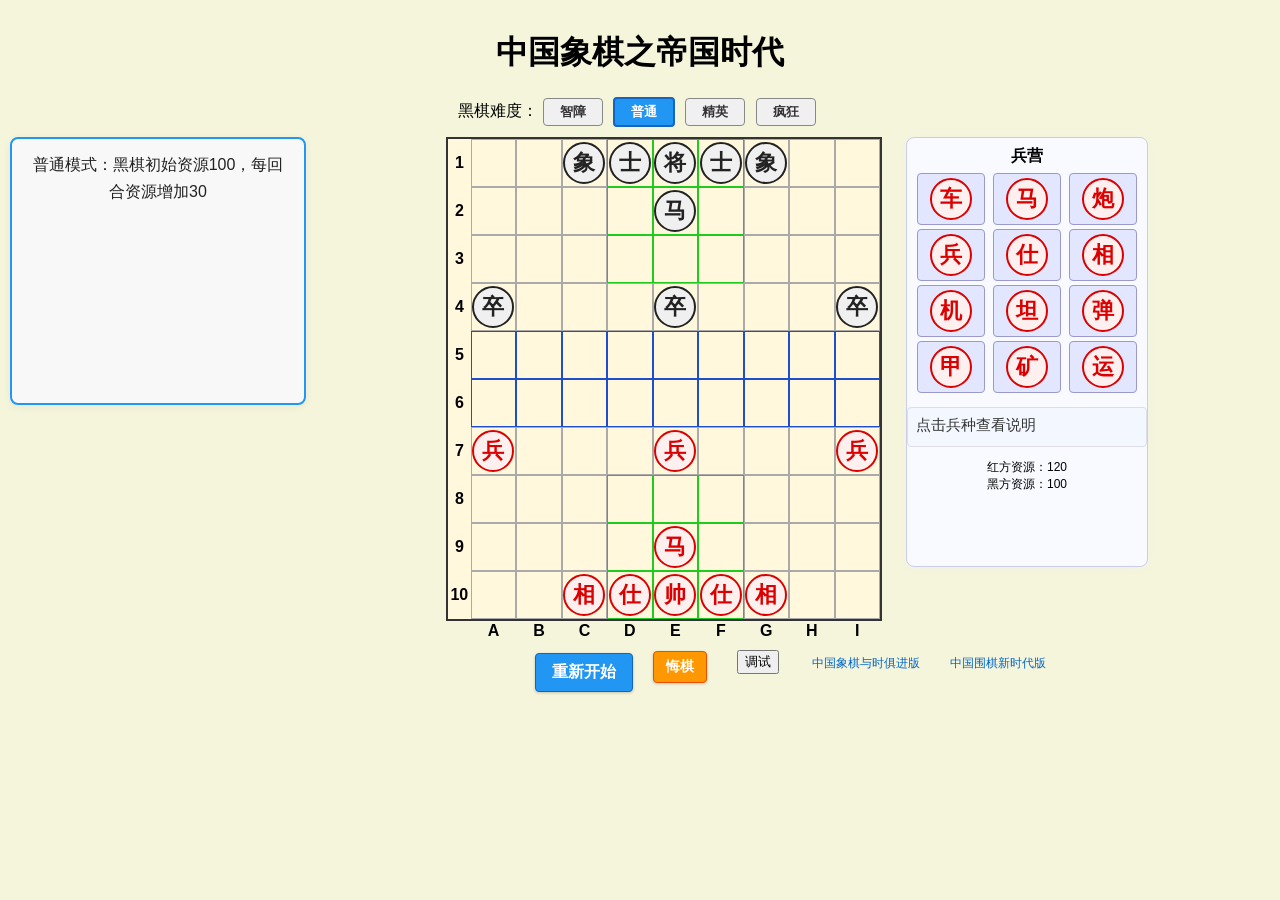
<file: diguoshidai/game.html>
<!DOCTYPE html>
<html lang="zh-CN">
<head>
    <meta charset="UTF-8">
    <meta name="viewport" content="width=device-width, initial-scale=1.0, maximum-scale=1.0, user-scalable=no">
    <meta name="format-detection" content="telephone=no">
    <meta name="apple-mobile-web-app-capable" content="yes">
    <meta name="apple-mobile-web-app-status-bar-style" content="default">
    <title>中国象棋小游戏</title>
</head>
<body>
            <h1>中国象棋之帝国时代</h1>
    <div id="ai-level-group">
      <span>黑棋难度：</span>
      <button class="ai-level-btn" data-level="easy">智障</button>
      <button class="ai-level-btn" data-level="normal">普通</button>
      <button class="ai-level-btn" data-level="elite">精英</button>
      <button class="ai-level-btn" data-level="crazy">疯狂</button>
    </div>
    <div id="main-container">
      <div id="game-info"></div>
      <div id="board-container">
        <div id="board"></div>
      </div>
      <div id="spawn-container"></div>
    </div>
    <!-- 重新开始按钮将由JS动态插入到兵营区下方 -->
</body>
</html> 
<style>
body {
    font-family: 'Microsoft YaHei', Arial, sans-serif;
    background: #f5f5dc;
    text-align: center;
    margin: 0;
    padding: 10px;
    box-sizing: border-box;
}

/* 广告链接样式 - 只在桌面端显示 */
#ad-links {
    display: inline-block;
    margin-left: 10px;
}

#ad-links a {
    color: #0066cc;
    text-decoration: none;
    margin: 0 5px;
    font-size: 12px;
    padding: 3px 8px;
    border-radius: 3px;
    transition: background-color 0.3s;
}

#ad-links a:hover {
    background-color: #e6f3ff;
    text-decoration: underline;
}

/* 桌面端布局 */
#ai-level-group {
    margin-bottom: 10px;
}

#main-container {
    display: flex;
    align-items: flex-start;
    gap: 10px;
}

#game-info {
    width: 260px;
    height: 240px;
    background: #f8f8f8;
    border: 2px solid #2196f3;
    border-radius: 8px;
    margin-right: 8px;
    padding: 12px 16px;
    font-size: 16px;
    color: #222;
    box-shadow: 0 2px 8px rgba(0,0,0,0.06);
    overflow-y: auto;
    white-space: pre-line;
    line-height: 1.7;
}

#board-container {
    flex: 1;
}

#spawn-container {
    display: none; /* 桌面端隐藏spawn-container */
}

#board {
    display: flex;
    justify-content: center;
    align-items: flex-start;
}

#board-area {
    width: 432px;
    height: 480px;
    min-width: 432px;
    min-height: 480px;
    max-width: 432px;
    max-height: 480px;
    box-sizing: content-box;
    background: #fff8dc;
    border: 2px solid #333;
    display: inline-block;
}

.row {
    display: flex;
}

.cell {
    width: 48px;
    height: 48px;
    border: 1px solid #aaa;
    box-sizing: border-box;
    position: relative;
    cursor: pointer;
    display: flex;
    align-items: center;
    justify-content: center;
    font-size: 24px;
    user-select: none;
}

.cell.selected {
    background: #ffe066;
    z-index: 3;
}

.cell.moveable {
    background: #b3e5fc;
    z-index: 2;
}

.piece {
    border-radius: 50%;
    width: 38px;
    height: 38px;
    line-height: 38px;
    text-align: center;
    font-weight: bold;
    font-size: 22px;
    display: inline-block;
}

.piece.red {
    color: #d00;
    border: 2px solid #d00;
    background: #fff0f0;
}

.piece.black {
    color: #222;
    border: 2px solid #222;
    background: #f0f0f0;
}

#spawn-area {
    min-width: 220px;
    max-width: 260px;
    width: 240px;
    padding: 8px 0 0 0;
    background: #f8faff;
    border: 1px solid #cce;
    border-radius: 8px;
    box-shadow: 0 2px 8px #eef2fa44;
    display: flex;
    flex-direction: column;
    align-items: center;
    max-height: 420px;
    overflow-y: auto;
    position: relative;
    padding-bottom: 0;
    margin-bottom: 0;
}

/* 桌面端重新开始按钮样式 */
#restart-btn {
    margin-top: 20px;
    font-size: 16px;
    font-weight: bold;
    padding: 8px 16px;
    display: inline-block;
    width: auto;
    border-radius: 4px;
    background: #2196f3;
    color: #fff;
    border: 1px solid #1565c0;
    box-shadow: 0 1px 3px rgba(0,0,0,0.2);
    cursor: pointer;
    margin-right: 10px;
}

#restart-btn:active {
    background: #1565c0;
}

#undo-btn {
    margin-top: 10px;
    font-size: 14px;
    font-weight: bold;
    padding: 6px 12px;
    display: inline-block;
    width: auto;
    border-radius: 4px;
    background: #ff9800;
    color: #fff;
    border: 1px solid #e65100;
    box-shadow: 0 1px 3px rgba(0,0,0,0.2);
    cursor: pointer;
    margin-right: 10px;
}

#undo-btn:active {
    background: #e65100;
}

#spawn-area #restart-btn {
    margin-top: 20px;
    font-size: 26px;
    font-weight: bold;
    padding: 12px 40px;
    display: block;
    width: 100%;
    border-radius: 8px;
    background: #2196f3;
    color: #fff;
    border: 2px solid #1565c0;
    box-shadow: 0 2px 8px rgba(0,0,0,0.08);
}

#spawn-area #restart-btn:active {
    background: #1565c0;
}

#spawn-area #restart-btn {
    margin-bottom: 24px;
}

.spawn-btn-list {
    display: flex;
    flex-wrap: wrap;
    width: 100%;
    justify-content: center;
}

.spawn-btn {
    margin: 2px 4px;
    padding: 4px 12px;
    border: 1px solid #99c;
    border-radius: 4px;
    background: #e3e6ff;
    font-size: 16px;
    cursor: pointer;
    transition: background 0.2s;
    min-width: 60px;
    box-sizing: border-box;
}

.spawn-btn.selected {
    background: #b3e5fc;
    border: 2px solid #039be5;
    font-weight: bold;
}

#spawn-area > div {
    margin-bottom: 4px;
}

.spawn-desc {
    margin: 8px 0 8px 0;
    min-height: 40px; /* 增加最小高度以显示两排文字 */
    color: #333;
    font-size: 15px;
    background: #f3f7ff;
    border-radius: 4px;
    padding: 6px 8px; /* 增加上下内边距 */
    border: 1px solid #dde;
    width: 100%;
    box-sizing: border-box;
    text-align: left;
    word-break: break-all;
    line-height: 1.4; /* 增加行高 */
}

.palace-line {
    border: 1px solid #1ecb1e !important;
}

.river-line {
    border: 1px solid #1e4ecb !important;
}

.palace {
    background: none !important;
    border: none;
}

.river {
    background: none !important;
    border: none;
}

.palace-diag1, .palace-diag2 {
    position: absolute;
    width: 48px;
    height: 48px;
    pointer-events: none;
}

.palace-diag1 {
    left: 0; top: 0;
    border-left: 2px solid #7ecb7e;
    border-bottom: 2px solid #7ecb7e;
    transform: skew(-45deg);
}

.palace-diag2 {
    left: 0; top: 0;
    border-right: 2px solid #7ecb7e;
    border-bottom: 2px solid #7ecb7e;
    transform: skew(45deg);
}

.ai-level-btn {
    padding: 4px 16px;
    margin-right: 6px;
    border: 1px solid #888;
    background: #f0f0f0;
    color: #333;
    border-radius: 4px;
    cursor: pointer;
    font-weight: bold;
}

.ai-level-btn.selected {
    background: #4caf50;
    color: #fff;
    border: 2px solid #388e3c;
}

.ai-level-btn[data-level="easy"].selected { background: #bdbdbd; color: #222; border-color: #757575; }
.ai-level-btn[data-level="normal"].selected { background: #2196f3; color: #fff; border-color: #1565c0; }
.ai-level-btn[data-level="elite"].selected { background: #ff9800; color: #fff; border-color: #e65100; }
.ai-level-btn[data-level="crazy"].selected { background: #e53935; color: #fff; border-color: #b71c1c; }

/* 手机端适配 */
@media (max-width: 768px) {
    body {
        padding: 0; /* 完全移除padding，让内容更紧凑 */
        margin: 0;
        -webkit-touch-callout: none;
        -webkit-user-select: none;
        -khtml-user-select: none;
        -moz-user-select: none;
        -ms-user-select: none;
        user-select: none;
        -webkit-tap-highlight-color: transparent;
        height: 100vh;
        overflow: auto; /* 改为auto，允许滚动 */
    }
    
    h1 {
        font-size: 12px;
        margin: 0; /* 移除margin，让标题更紧凑 */
        line-height: 1.2;
    }
    
    #ai-level-group {
        margin-bottom: 1px; /* 减少底部间距 */
        display: flex;
        flex-wrap: wrap;
        justify-content: center;
        gap: 1px;
    }
    
    .ai-level-btn {
        padding: 1px 3px;
        font-size: 9px;
        margin-right: 1px;
        margin-bottom: 1px;
        -webkit-tap-highlight-color: transparent;
        touch-action: manipulation;
    }
    
    /* 手机端布局调整 - 游戏信息在上，棋盘在中，兵营在下 */
    #main-container {
        flex-direction: column !important;
        align-items: center !important;
        gap: 0; /* 移除间距，确保紧贴 */
        height: 100vh; /* 使用视口高度 */
        overflow: visible; /* 改为visible，允许内容显示 */
        width: 100%;
        display: flex;
        /* 减少各区域之间的间距 */
        padding: 0;
        margin: 0;
        /* 减少左右边距，让棋盘更大 */
        margin-left: 0;
        margin-right: 0;
        /* 让内容合理分布 */
        justify-content: space-between;
    }
    
    #game-info {
        width: 100%;
        max-width: 100%;
        height: 25px; /* 进一步减少高度 */
        margin-right: 0;
        margin-bottom: 0; /* 减少底部间距 */
        font-size: 10px;
        padding: 1px 4px; /* 减少上下padding */
        overflow-y: auto;
        order: 1;
        flex-shrink: 0;
        /* 让游戏信息占用更少空间 */
        flex-grow: 0;
    }
    
    #board-container {
        width: 100%;
        max-width: 100%;
        flex-shrink: 0;
        order: 2;
        display: flex;
        justify-content: center;
        align-items: center; /* 恢复垂直居中 */
        flex-shrink: 0; /* 防止被压缩 */
        min-height: 0;
        /* 确保棋盘容器正确显示 */
        overflow: visible;
        /* 确保棋盘容器有足够空间 */
        padding: 0;
        margin: 0;
        /* 减少与兵营区的间距 */
        margin-bottom: 0;
        /* 减少左右边距，让棋盘更大 */
        margin-left: 0;
        margin-right: 0;
        /* 让棋盘容器占用合理空间 */
        flex-grow: 1; /* 恢复占用空间，但会通过其他方式控制 */
        /* 恢复垂直居中 */
        align-self: center;
        /* 添加最大高度限制，减少空白 */
        max-height: 60vh; /* 限制最大高度为视口高度的60% */
    }
    
    #board {
        justify-content: center;
        width: 100%;
        max-width: 100%;
        flex-shrink: 0;
        /* 确保棋盘正确居中 */
        display: flex;
        align-items: center; /* 恢复垂直居中 */
        /* 确保棋盘容器有足够空间 */
        padding: 0;
        margin: 0;
        /* 减少左右边距，让棋盘更大 */
        margin-left: 0;
        margin-right: 0;
    }
    
    #board-area {
        width: 100%; /* 改回100%，不使用100vw */
        max-width: 100%;
        height: auto;
        min-width: unset;
        min-height: unset;
        max-height: unset;
        aspect-ratio: 9/10;
        border-width: 1px;
        flex-shrink: 0;
        /* 确保棋盘完整显示 */
        box-sizing: border-box;
        overflow: visible;
        /* 确保棋盘不会被压缩 */
        display: block;
        /* 增加棋盘大小，让左右边线接近屏幕边缘 */
        transform: scale(1.4); /* 减少到1.4倍 */
        transform-origin: center center; /* 改为中心缩放 */
        /* 修复对齐问题 */
        margin: 0 auto;
        /* 让棋盘左右边线接近屏幕边缘 */
        padding: 0;
    }
    
    .cell {
        width: calc(100% / 9);
        height: calc(100% / 10);
        font-size: 11px;
        min-width: 28px; /* 增加最小宽度 */
        min-height: 28px; /* 增加最小高度 */
        border-width: 0.5px;
        -webkit-tap-highlight-color: transparent;
        touch-action: manipulation;
        /* 确保格子完整显示 */
        box-sizing: border-box;
        /* 确保格子不会被压缩 */
        flex-shrink: 0;
        /* 确保格子宽度计算正确 */
        flex-basis: calc(100% / 9);
        /* 因为左边没有坐标，格子可以更宽 */
        flex-grow: 1;
    }
    
    .piece {
        width: 85%;
        height: 85%;
        font-size: 14px; /* 增加字体大小 */
        line-height: 1;
        display: flex;
        align-items: center;
        justify-content: center;
        border-width: 1px;
    }
    
    /* 兵营区域放在棋盘下面 */
    #spawn-container {
        width: 100%;
        max-width: 100%;
        order: 3;
        flex-shrink: 0;
        display: block !important; /* 强制显示spawn-container */
        height: auto; /* 改为自适应高度 */
        overflow: visible; /* 允许内容溢出显示 */
        display: flex;
        flex-direction: column;
        align-items: center;
        margin-top: 0; /* 确保紧贴棋盘 */
        padding: 0; /* 移除内边距 */
        /* 确保容器不会被压缩 */
        min-height: 100px; /* 减少最小高度 */
        /* 减少与棋盘的间距 */
        margin-bottom: 0;
        /* 让兵营区占用更少空间 */
        flex-grow: 0;
        /* 减少空白区域 */
        max-height: 120px;
    }
    
    #spawn-area {
        width: 100%;
        max-width: 100%;
        margin-top: 0; /* 紧贴容器顶部 */
        padding: 2px;
        height: auto; /* 改为自适应高度 */
        overflow: visible; /* 移除滚动，允许内容完全显示 */
        flex-shrink: 0;
        display: block !important; /* 强制显示spawn-area */
        box-sizing: border-box; /* 确保padding包含在宽度内 */
        min-height: 80px; /* 减少最小高度 */
        /* 确保内容不会被压缩 */
        flex-grow: 1;
        /* 减少与棋盘的间距 */
        margin-bottom: 0;
        /* 减少空白区域 */
        max-height: 100px;
    }
    
    .spawn-btn-list {
        display: grid;
        grid-template-columns: repeat(6, 1fr); /* 改为每排6个 */
        gap: 1px;
        margin-bottom: 2px;
        width: 100%;
    }
    
    .spawn-btn {
        font-size: 8px; /* 增大字体大小 */
        padding: 1px 1px;
        min-width: unset;
        -webkit-tap-highlight-color: transparent;
        touch-action: manipulation;
        display: flex;
        flex-direction: column;
        align-items: center;
        gap: 1px;
        height: 28px; /* 增加按钮高度以适应更大字体 */
        /* 让按钮更窄 */
        width: 100%;
        box-sizing: border-box;
    }
    
    .spawn-btn .piece {
        width: 14px; /* 增加宽度 */
        height: 14px; /* 增加高度 */
        font-size: 8px; /* 增大字体大小 */
        border-width: 1px;
    }
    
    #spawn-area #restart-btn {
        font-size: 8px;
        padding: 2px 4px;
        -webkit-tap-highlight-color: transparent;
        touch-action: manipulation;
        margin-top: 2px;
        height: 18px;
    }
    
    /* 手机端通用按钮样式 */
    #restart-btn {
        font-size: 8px; /* 减少字体大小 */
        padding: 2px 6px; /* 减少内边距 */
        margin-top: 0; /* 移除顶部间距 */
        height: 20px; /* 减少高度 */
        display: block;
        width: auto; /* 改为自适应宽度 */
        -webkit-tap-highlight-color: transparent;
        touch-action: manipulation;
        background: #2196f3;
        color: #fff;
        border: 1px solid #1565c0;
        border-radius: 4px;
        box-shadow: 0 1px 2px rgba(0,0,0,0.2);
    }
    
    #undo-btn {
        font-size: 7px; /* 减少字体大小 */
        padding: 2px 4px; /* 减少内边距 */
        margin-top: 0; /* 移除顶部间距 */
        height: 18px; /* 减少高度 */
        display: block;
        width: auto; /* 改为自适应宽度 */
        -webkit-tap-highlight-color: transparent;
        touch-action: manipulation;
        background: #ff9800;
        color: #fff;
        border: 1px solid #e65100;
        border-radius: 3px;
        box-shadow: 0 1px 2px rgba(0,0,0,0.2);
    }
    
    .spawn-desc {
        font-size: 8px; /* 增大字体大小 */
        padding: 3px; /* 增加内边距 */
        margin: 1px 0;
        height: 60px; /* 大幅增加高度以完整显示内容 */
        overflow: visible; /* 移除滚动，让内容完整显示 */
        line-height: 1.4; /* 增加行高 */
        min-height: 60px; /* 确保最小高度 */
    }
    
    /* 按钮触摸优化 */
    button {
        -webkit-tap-highlight-color: transparent;
        touch-action: manipulation;
    }
    
    /* 坐标标签调整 */
    .row > div:first-child {
        width: 12px !important;
        height: calc(100% / 10) !important;
        font-size: 8px !important;
        line-height: calc(100% / 10) !important;
    }
    
    #board-area > div:last-child > div {
        width: calc(100% / 9) !important;
        height: 12px !important;
        font-size: 8px !important;
        line-height: 12px !important;
    }
    

    
    /* 手机端隐藏广告链接 */
    #ad-links {
        display: none;
    }
    
    /* 手机端标题行样式 */
    #spawn-area > div:first-child {
        display: flex;
        justify-content: space-between;
        align-items: center;
        margin-bottom: 4px;
        font-weight: bold;
        font-size: 14px; /* 增大字体大小 */
    }
    
    /* 手机端资源显示样式 */
    #spawn-area > div:first-child > div:last-child {
        font-size: 13px; /* 进一步增大字体大小 */
        display: flex;
        gap: 8px;
    }
    
    /* 电脑端资源显示样式 */
    #spawn-area > div:last-child {
        margin: 8px 0 0 0;
        font-size: 16px; /* 进一步增大字体大小 */
    }
    
    /* 手机端按钮容器样式 */
    #button-container {
        display: flex;
        flex-direction: row; /* 改为水平排列 */
        gap: 4px; /* 按钮间距 */
        width: 100%;
        max-width: 100%;
        margin-top: 2px; /* 进一步减少上边距 */
        margin-bottom: 2px; /* 减少下边距 */
        flex-shrink: 0;
        order: 4; /* 确保按钮在兵营区之后显示 */
        /* 减少空白区域 */
        max-height: 60px;
        /* 让按钮靠右显示 */
        justify-content: flex-end;
        align-items: center;
        /* 完全靠边 */
        padding-right: 0px;
        /* 减少底部间距，避免挡住下面的字 */
        margin-bottom: 1px;
        /* 确保不影响资源值显示 */
        position: relative;
        z-index: 1;
        /* 强制靠右 */
        margin-left: auto;
    }

    .row {
        display: flex;
        width: 100%;
        /* 确保行布局正确 */
        flex-shrink: 0;
        /* 确保格子对齐 */
        align-items: stretch;
    }
}

/* iPhone 7等小屏幕设备特殊优化 */
@media (max-width: 375px) {
    body {
        padding: 0; /* 完全移除padding */
        overflow: auto; /* 改为auto，允许滚动 */
    }
    
    h1 {
        font-size: 10px;
        margin: 0;
    }
    
    .ai-level-btn {
        padding: 1px 2px;
        font-size: 8px;
    }
    
    #game-info {
        height: 25px; /* 进一步减少高度 */
        font-size: 9px;
        padding: 1px 2px;
    }
    
    .cell {
        font-size: 10px;
        min-width: 26px; /* 增加最小宽度 */
        min-height: 26px; /* 增加最小高度 */
    }
    
    .piece {
        font-size: 12px; /* 增加字体大小 */
    }
    
    #spawn-container {
        height: auto; /* 改为自适应高度 */
        display: flex;
        flex-direction: column;
        align-items: center;
        margin-top: 0; /* 确保紧贴棋盘 */
        padding: 0; /* 移除内边距 */
        overflow: visible; /* 允许内容溢出显示 */
        /* 确保容器不会被压缩 */
        min-height: 80px; /* 进一步减少最小高度 */
        /* 减少与棋盘的间距 */
        margin-bottom: 0;
        /* 让兵营区占用更少空间 */
        flex-grow: 0;
        /* 减少空白区域 */
        max-height: 100px;
    }
    
    #spawn-area {
        height: auto; /* 改为自适应高度 */
        padding: 1px;
        margin-top: 0; /* 紧贴容器顶部 */
        box-sizing: border-box; /* 确保padding包含在宽度内 */
        overflow: visible; /* 移除滚动，允许内容完全显示 */
        min-height: 60px; /* 进一步减少最小高度 */
        /* 确保内容不会被压缩 */
        flex-grow: 1;
        /* 减少与棋盘的间距 */
        margin-bottom: 0;
        /* 减少空白区域 */
        max-height: 80px;
    }
    
    .spawn-btn {
        font-size: 7px; /* 增大字体大小 */
        padding: 1px;
        height: 24px; /* 增加按钮高度以适应更大字体 */
        /* 让按钮更窄 */
        width: 100%;
        box-sizing: border-box;
    }
    
    .spawn-btn .piece {
        width: 12px; /* 增加宽度 */
        height: 12px; /* 增加高度 */
        font-size: 7px; /* 增大字体大小 */
    }
    
    #spawn-area #restart-btn {
        font-size: 7px;
        padding: 1px 3px;
        height: 16px;
    }
    
    /* iPhone 7等小屏幕设备按钮样式 */
    #restart-btn {
        font-size: 7px; /* 进一步减少字体大小 */
        padding: 1px 4px; /* 进一步减少内边距 */
        margin-top: 0; /* 移除顶部间距 */
        height: 16px; /* 进一步减少高度 */
        display: block;
        width: auto; /* 改为自适应宽度 */
        -webkit-tap-highlight-color: transparent;
        touch-action: manipulation;
        background: #2196f3;
        color: #fff;
        border: 1px solid #1565c0;
        border-radius: 3px;
        box-shadow: 0 1px 2px rgba(0,0,0,0.2);
    }
    
    #undo-btn {
        font-size: 6px; /* 进一步减少字体大小 */
        padding: 1px 2px; /* 进一步减少内边距 */
        margin-top: 0; /* 移除顶部间距 */
        height: 14px; /* 进一步减少高度 */
        display: block;
        width: auto; /* 改为自适应宽度 */
        -webkit-tap-highlight-color: transparent;
        touch-action: manipulation;
        background: #ff9800;
        color: #fff;
        border: 1px solid #e65100;
        border-radius: 2px;
        box-shadow: 0 1px 2px rgba(0,0,0,0.2);
    }
    
    .spawn-desc {
        font-size: 6px; /* 增大字体大小 */
        height: 60px; /* 大幅增加高度以完整显示内容 */
        padding: 3px; /* 增加内边距 */
        line-height: 1.4; /* 增加行高 */
        min-height: 60px; /* 确保最小高度 */
        overflow: visible; /* 移除滚动，让内容完整显示 */
    }
    
    .spawn-btn-list {
        grid-template-columns: repeat(3, 1fr);
        width: 100%;
    }
    
    /* iPhone 7等小屏幕设备标题行样式 */
    #spawn-area > div:first-child {
        display: flex;
        justify-content: space-between;
        align-items: center;
        margin-bottom: 3px;
        font-weight: bold;
        font-size: 12px; /* 增大字体大小 */
    }
    
    /* iPhone 7等小屏幕设备资源显示样式 */
    #spawn-area > div:first-child > div:last-child {
        font-size: 12px; /* 进一步增大字体大小 */
        display: flex;
        gap: 6px;
    }
    
    /* iPhone 7等小屏幕设备电脑端资源显示样式（隐藏） */
    #spawn-area > div:last-child {
        display: none;
    }
    
    /* 更小的坐标标签 */
    .row > div:first-child {
        width: 10px !important;
        font-size: 6px !important;
    }
    
    #board-area > div:last-child > div {
        height: 10px !important;
        font-size: 6px !important;
        line-height: 10px !important;
    }
    
    /* iPhone 7等小屏幕设备按钮容器样式 */
    #button-container {
        display: flex;
        flex-direction: row; /* 改为水平排列 */
        gap: 2px; /* 减少按钮间距 */
        width: 100%;
        max-width: 100%;
        margin-top: 1px; /* 进一步减少上边距 */
        margin-bottom: 1px; /* 进一步减少下边距 */
        flex-shrink: 0;
        order: 4; /* 确保按钮在兵营区之后显示 */
        /* 减少空白区域 */
        max-height: 40px;
        /* 让按钮靠右显示 */
        justify-content: flex-end;
        align-items: center;
        /* 完全靠边 */
        padding-right: 0px;
        /* 减少底部间距，避免挡住下面的字 */
        margin-bottom: 1px;
        /* 确保不影响资源值显示 */
        position: relative;
        z-index: 1;
        /* 强制靠右 */
        margin-left: auto;
    }
    
    .row {
        display: flex;
        width: 100%;
        /* 确保行布局正确 */
        flex-shrink: 0;
        /* 确保格子对齐 */
        align-items: stretch;
    }
} 
</style>
<script>
// 中国象棋小游戏主逻辑
// 作者：AI
// 主要功能：棋盘渲染、走法校验、AI、胜负判定等

// 棋盘尺寸
const ROWS = 10;
const COLS = 9;

// 棋子类型及初始布局
const PIECES = {
    rK: {name: '帅', color: 'red'}, rA: {name: '仕', color: 'red'}, rE: {name: '相', color: 'red'}, rH: {name: '马', color: 'red'}, rR: {name: '车', color: 'red'}, rC: {name: '炮', color: 'red'}, rS: {name: '兵', color: 'red'},
    rJ: {name: '机', color: 'red'}, rT: {name: '坦', color: 'red'}, rD: {name: '弹', color: 'red'}, rG: {name: '甲', color: 'red'}, rM: {name: '矿', color: 'red'}, rY: {name: '运', color: 'red'},
    bK: {name: '将', color: 'black'}, bA: {name: '士', color: 'black'}, bE: {name: '象', color: 'black'}, bH: {name: '马', color: 'black'}, bR: {name: '车', color: 'black'}, bC: {name: '炮', color: 'black'}, bS: {name: '卒', color: 'black'},
    bJ: {name: '机', color: 'black'}, bT: {name: '坦', color: 'black'}, bD: {name: '弹', color: 'black'}, bG: {name: '甲', color: 'black'}, bM: {name: '矿', color: 'black'}, bY: {name: '运', color: 'black'}
};

// 粮草值
let redResource = 100;
let blackResource = 100;

// 造兵可选棋子及其原始位置及说明、造价、行动消耗
const SPAWNABLES = [
    {type: 'R', name: '车', pos: [[0,0],[0,8],[9,0],[9,8]], cost: 130, moveCost: 20, desc: '车：横竖直线移动，造价130，行动消耗20资源'},
    {type: 'H', name: '马', pos: [[0,1],[0,7],[9,1],[9,7]], cost: 80, moveCost: 0, desc: '马：走日字，造价80，行动消耗0资源'},
    {type: 'C', name: '炮', pos: [[2,1],[2,7],[7,1],[7,7]], cost: 70, moveCost: 10, desc: '炮：直线跳子吃子，造价70，行动消耗10资源'},
    {type: 'S', name: '兵', pos: [[3,0],[3,2],[3,4],[3,6],[3,8],[6,0],[6,2],[6,4],[6,6],[6,8]], cost: 30, moveCost: 0, desc: '兵：只能前进，过河后可横走，造价30，行动消耗0资源'},
    {type: 'A', name: '士', pos: [[0,3],[0,4],[0,5],[1,3],[1,4],[1,5],[2,3],[2,4],[2,5],[7,3],[7,4],[7,5],[8,3],[8,4],[8,5],[9,3],[9,4],[9,5]], cost: 100, moveCost: 0, desc: '士：九宫斜走，造价100，行动消耗0资源'},
    {type: 'E', name: '相', pos: [[0,2],[0,6],[9,2],[9,6]], cost: 40, moveCost: 0, desc: '相：田字格，造价40，行动消耗0资源'},
    {type: 'J', name: '机', pos: [[0,0],[0,8],[9,0],[9,8]], cost: 200, moveCost: 40, desc: '机：直线移动和吃子，可跨一个子移动和吃子，造价200，行动消耗40资源'},
    {type: 'T', name: '坦', pos: [[0,1],[0,7],[9,1],[9,7]], cost: 180, moveCost: 40, desc: '坦：直线和斜线移动吃子，造价180，行动消耗40资源'},
    {type: 'D', name: '弹', pos: [[2,1],[2,7],[7,1],[7,7]], cost: 150, moveCost: 20, desc: '弹：直线行走可隔子吃子，斜线跳吃，造价150，行动消耗20资源'},
    {type: 'G', name: '甲', pos: [[2,0],[2,2],[2,4],[2,6],[2,8],[7,0],[7,2],[7,4],[7,6],[7,8]], cost: 80, moveCost: 30, desc: '甲：直线或斜线移动一格或吃子，造价80，行动消耗30资源'},
    {type: 'M', name: '矿', pos: [[0,0],[0,1],[0,2],[0,6],[0,7],[0,8],[9,0],[9,1],[9,2],[9,6],[9,7],[9,8]], cost: 200, moveCost: 0, desc: '矿：可直线移动一格，不能吃子，每回合资源+10，造价200，行动消耗0资源'},
    {type: 'Y', name: '运', pos: [[0,2],[0,6],[9,2],[9,6]], cost: 200, moveCost: 50, desc: '运：2段折线移动，不可吃子，造价200，行动消耗50资源，行动后其它兵可移动到其周围8格'}
];

// 棋子价值参考表（用户指定）
const PIECE_VALUE = {
    'K': 99999, // 将
    'A': 100,   // 士
    'E': 40,    // 相
    'S': 60,    // 兵
    'H': 80,    // 马
    'C': 80,    // 炮
    'R': 120,   // 车
    'G': 80,    // 甲
    'T': 200,   // 坦
    'J': 200,   // 机
    'D': 150,   // 弹
    'M': 200,   // 矿
    'Y': 220    // 运
};

// 初始棋盘布局
function getInitialBoard() {
    const b = Array.from({length: ROWS}, () => Array(COLS).fill(null));
    b[0][4] = 'bK';
    b[0][3] = 'bA'; b[0][5] = 'bA'; // 黑士
    b[0][2] = 'bE'; b[0][6] = 'bE'; // 黑相
    b[1][4] = 'bH'; // 黑马在九宫格中心
    b[3][0] = 'bS'; b[3][4] = 'bS'; b[3][8] = 'bS';
    b[9][4] = 'rK';
    b[9][3] = 'rA'; b[9][5] = 'rA'; // 红士
    b[9][2] = 'rE'; b[9][6] = 'rE'; // 红相
    b[8][4] = 'rH'; // 红马在九宫格中心
    b[6][0] = 'rS'; b[6][4] = 'rS'; b[6][8] = 'rS';
    return b;
}

// 游戏状态
let board = getInitialBoard();
let currentPlayer = 'red'; // 红方先手
let selected = null; // 选中的棋子
let gameOver = false;
let turnCount = 0; // 回合数
let consecutiveChecks = 0; // 连续将军次数

// 悔棋功能：保存上两步状态
let lastBoard = null;
let lastRedResource = 0;
let lastBlackResource = 0;
let lastCurrentPlayer = 'red';
let lastTurnCount = 0;

// 保存更早一步的状态（红棋走子前）
let lastLastBoard = null;
let lastLastRedResource = 0;
let lastLastBlackResource = 0;
let lastLastCurrentPlayer = 'red';
let lastLastTurnCount = 0;

// 记录当前可行走目标格
let validMoves = [];
// 记录造兵选择
let spawnSelect = null;
// 记录当前说明
let spawnDesc = '';

// 黑棋难度配置
const AI_LEVELS = {
  easy:   {init: 100, perTurn: 20},
  normal: {init: 100, perTurn: 30},
  elite:  {init: 150, perTurn: 30},
  crazy:  {init: 200, perTurn: 40}
};
let aiLevel = 'normal'; // 默认普通
let blackInitResource = AI_LEVELS[aiLevel].init;
let blackPerTurnResource = AI_LEVELS[aiLevel].perTurn;

// 难度说明
const AI_LEVEL_DESC = {
  easy:   '智障模式：黑棋初始资源100，每回合资源增加20',
  normal: '普通模式：黑棋初始资源100，每回合资源增加30',
  elite:  '精英模式：黑棋初始资源150，每回合资源增加30',
  crazy:  '疯狂模式：黑棋初始资源200，每回合资源增加40'
};

// 难度按钮逻辑
if (typeof window !== 'undefined') {
  setTimeout(()=>{
    const btns = document.querySelectorAll('.ai-level-btn');
    const infoDiv = document.getElementById('game-info');
    function updateLevelBtns() {
      btns.forEach(btn => {
        if (btn.dataset.level === aiLevel) btn.classList.add('selected');
        else btn.classList.remove('selected');
      });
      if (infoDiv) infoDiv.innerText = AI_LEVEL_DESC[aiLevel] || '';
    }
    btns.forEach(btn => {
      const handleClick = function() {
        aiLevel = btn.dataset.level;
        blackInitResource = AI_LEVELS[aiLevel].init;
        blackPerTurnResource = AI_LEVELS[aiLevel].perTurn;
        updateLevelBtns();
        document.getElementById('restart-btn').click();
      };
      
      btn.onclick = handleClick;
      btn.ontouchstart = (e) => {
        e.preventDefault();
        handleClick();
      };
    });
    updateLevelBtns();
  }, 100);
}

// 资源增加：对方回合结束时加
function addTurnResource(player) {
    let mine = 0;
    for (let i = 0; i < ROWS; i++) for (let j = 0; j < COLS; j++) {
        if (player === 'red' && board[i][j] === 'rM') mine++;
        if (player === 'black' && board[i][j] === 'bM') mine++;
    }
    if (player === 'red') redResource += 20 + mine * 10;
    if (player === 'black') blackResource += blackPerTurnResource + mine * 10;
    renderBoard(); // 保证主界面刷新
    // 直接刷新兵营区资源span，保证资源值立即变化
    const redResSpan = document.getElementById('red-res');
    if (redResSpan) redResSpan.innerText = redResource;
    const blackResSpan = document.getElementById('black-res');
    if (blackResSpan) blackResSpan.innerText = blackResource;
}



// 检查坐标是否在棋盘内
function inBoard(x, y) {
    return x >= 0 && x < ROWS && y >= 0 && y < COLS;
}

// 渲染棋盘和兵营区
function renderBoard() {
    const boardDiv = document.getElementById('board');
    boardDiv.innerHTML = '';
    const container = document.createElement('div');
    container.style.display = 'flex';
    // 棋盘
    const boardArea = document.createElement('div');
    boardArea.style.position = 'relative';
    // 棋盘主体
    for (let i = 0; i < ROWS; i++) {
        const rowDiv = document.createElement('div');
        rowDiv.className = 'row';
        rowDiv.style.display = 'flex';
        // 纵向数字坐标
        const rowLabel = document.createElement('div');
        rowLabel.style.width = '24px';
        rowLabel.style.height = '48px';
        rowLabel.style.lineHeight = '48px';
        rowLabel.style.textAlign = 'center';
        rowLabel.style.fontWeight = 'bold';
        rowLabel.style.fontSize = '16px';
        rowLabel.style.userSelect = 'none';
        rowLabel.style.border = 'none';
        rowLabel.style.background = 'none';
        rowLabel.style.pointerEvents = 'none';
        rowLabel.innerText = (i+1).toString();
        // 手机端坐标标签样式
        if (window.innerWidth <= 375) {
            rowLabel.style.width = '10px';
            rowLabel.style.height = 'calc(100% / 10)';
            rowLabel.style.lineHeight = 'calc(100% / 10)';
            rowLabel.style.fontSize = '6px';
        } else if (window.innerWidth <= 768) {
            rowLabel.style.width = '12px';
            rowLabel.style.height = 'calc(100% / 10)';
            rowLabel.style.lineHeight = 'calc(100% / 10)';
            rowLabel.style.fontSize = '8px';
        }
        // 手机端不显示纵向坐标标签
        if (window.innerWidth <= 768) {
            rowLabel.style.display = 'none';
        }
        rowDiv.appendChild(rowLabel);
        for (let j = 0; j < COLS; j++) {
            const cellDiv = document.createElement('div');
            cellDiv.className = 'cell';
            cellDiv.dataset.x = i;
            cellDiv.dataset.y = j;
            // 河道格子线加深蓝色
            if (i === 4 || i === 5) {
                cellDiv.classList.add('river-line');
            }
            // 九宫格格子线加绿色
            if ((i >= 0 && i <= 2 && j >= 3 && j <= 5) || (i >= 7 && i <= 9 && j >= 3 && j <= 5)) {
                cellDiv.classList.add('palace-line');
            }
            // 可行走目标格高亮
            if (validMoves.some(m => m.x === i && m.y === j)) {
                cellDiv.classList.add('moveable');
            }
            if (selected && selected.x === i && selected.y === j) {
                cellDiv.classList.add('selected');
            }
            const piece = board[i][j];
            if (piece) {
                const pieceDiv = document.createElement('span');
                pieceDiv.className = 'piece ' + PIECES[piece].color;
                pieceDiv.innerText = PIECES[piece].name;
                cellDiv.appendChild(pieceDiv);
            }
            // 添加点击和触摸事件支持
            const handleClick = (e) => {
                handleCellClick(i, j);
                e.stopPropagation();
            };
            
            cellDiv.onclick = handleClick;
            cellDiv.ontouchstart = (e) => {
                e.preventDefault();
                handleClick(e);
            };
            rowDiv.appendChild(cellDiv);
        }
        boardArea.appendChild(rowDiv);
    }
    // 横向字母坐标（放在棋盘下方）
    const colLabels = document.createElement('div');
    colLabels.style.display = 'flex';
    colLabels.style.height = '24px';
    colLabels.style.justifyContent = 'center';
    colLabels.style.alignItems = 'flex-start';
    colLabels.style.userSelect = 'none';
    // 手机端不显示空角落
    if (window.innerWidth <= 768) {
        // 手机端不创建空角落
    } else {
        const emptyCorner = document.createElement('div');
        emptyCorner.style.width = '24px';
        emptyCorner.style.height = '24px';
        emptyCorner.style.border = 'none';
        emptyCorner.style.background = 'none';
        // 手机端空角落样式
        if (window.innerWidth <= 375) {
            emptyCorner.style.width = '10px';
            emptyCorner.style.height = '10px';
            emptyCorner.style.boxSizing = 'border-box';
        } else if (window.innerWidth <= 768) {
            emptyCorner.style.width = '12px';
            emptyCorner.style.height = '12px';
            emptyCorner.style.boxSizing = 'border-box';
        }
        colLabels.appendChild(emptyCorner);
    }
    for (let j = 0; j < COLS; j++) {
        const label = document.createElement('div');
        label.style.width = '48px';
        label.style.height = '24px';
        label.style.lineHeight = '24px';
        label.style.textAlign = 'center';
        label.style.fontWeight = 'bold';
        label.style.fontSize = '16px';
        label.style.border = 'none';
        label.style.background = 'none';
        label.style.pointerEvents = 'none';
        label.innerText = String.fromCharCode(65 + j);
        // 手机端坐标标签样式
        if (window.innerWidth <= 375) {
            label.style.width = 'calc(100% / 9)'; /* 使用百分比 */
            label.style.height = '10px';
            label.style.lineHeight = '10px';
            label.style.fontSize = '6px';
            // 确保与纵向坐标标签对齐
            label.style.boxSizing = 'border-box';
        } else if (window.innerWidth <= 768) {
            label.style.width = 'calc(100% / 9)'; /* 使用百分比 */
            label.style.height = '12px';
            label.style.lineHeight = '12px';
            label.style.fontSize = '8px';
            // 确保与纵向坐标标签对齐
            label.style.boxSizing = 'border-box';
        }
        colLabels.appendChild(label);
    }
    boardArea.appendChild(colLabels);
    boardArea.id = 'board-area';
    // 点击棋盘空白处取消造兵选择
    boardArea.onclick = () => {
        if (spawnSelect) {
            spawnSelect = null;
            validMoves = [];
            spawnDesc = '';
            renderBoard();
        }
    };
    container.appendChild(boardArea);
    // 兵营区
    let spawnDiv = document.getElementById('spawn-area');
    if (!spawnDiv) {
        spawnDiv = document.createElement('div');
        spawnDiv.id = 'spawn-area';
        // 手机端不使用左边距
        if (window.innerWidth > 768) {
            spawnDiv.style.marginLeft = '24px';
        }
    } else {
        // 清空现有内容，避免重复
        spawnDiv.innerHTML = '';
    }
    
    // 根据屏幕尺寸决定显示方式
    if (window.innerWidth <= 768) {
        // 手机端：创建标题行，包含"兵营"和资源值
        const titleRow = document.createElement('div');
        titleRow.style.display = 'flex';
        titleRow.style.justifyContent = 'space-between';
        titleRow.style.alignItems = 'center';
        titleRow.style.marginBottom = '4px';
        titleRow.style.fontWeight = 'bold';
        
        // 兵营标题
        const titleDiv = document.createElement('div');
        titleDiv.innerText = '兵营';
        titleRow.appendChild(titleDiv);
        
        // 资源值显示（一行显示）
        const resDiv = document.createElement('div');
        resDiv.style.fontSize = '7px';
        resDiv.style.display = 'flex';
        resDiv.style.gap = '8px';
        resDiv.innerHTML = `<span>红方资源：<span id='red-res'>${redResource}</span></span><span>黑方资源：<span id='black-res'>${blackResource}</span></span>`;
        titleRow.appendChild(resDiv);
        
        spawnDiv.appendChild(titleRow);
    } else {
        // 电脑端：只显示兵营标题
        spawnDiv.innerHTML = `<div style="font-weight:bold;margin-bottom:4px;">兵营</div>`;
    }
    
    // 分两列显示按钮
    const btnList = document.createElement('div');
    btnList.className = 'spawn-btn-list';
    SPAWNABLES.forEach((spawn, idx) => {
        const btn = document.createElement('button');
        btn.className = 'spawn-btn';
        if (spawnSelect && spawnSelect.type === spawn.type) btn.classList.add('selected');
        // 棋子图像
        const pieceKey = 'r'+spawn.type;
        if (PIECES[pieceKey]) {
            const pieceDiv = document.createElement('span');
            pieceDiv.className = 'piece red';
            pieceDiv.innerText = PIECES[pieceKey].name;
            btn.appendChild(pieceDiv);
        } else {
            btn.innerText = spawn.name;
        }
        const handleClick = (e) => {
            if (currentPlayer !== 'red' || gameOver) return;
            // 再次点击取消
            if (spawnSelect && spawnSelect.type === spawn.type) {
                spawnSelect = null;
                validMoves = [];
                spawnDesc = '';
                renderBoard();
                return;
            }
            spawnSelect = spawn;
            selected = null;
            // 高亮可放置格（红方5-9行，黑方0-4行），可覆盖己方运
            validMoves = spawn.pos.filter(pos => {
                const cell = board[pos[0]][pos[1]];
                if (!cell) return (currentPlayer==='red' && pos[0]>=5) || (currentPlayer==='black' && pos[0]<=4);
                // 可过河道兵种覆盖己方运
                if (cell === 'rY' && currentPlayer==='red' && pos[0]>=5 && ['R','H','C','S','J','T','D','G','Y'].includes(spawn.type)) return true;
                if (cell === 'bY' && currentPlayer==='black' && pos[0]<=4 && ['R','H','C','S','J','T','D','G','Y'].includes(spawn.type)) return true;
                return false;
            }).map(pos => ({x: pos[0], y: pos[1]}));
            spawnDesc = spawn.desc;
            renderBoard();
            e.stopPropagation();
        };
        
        btn.onclick = handleClick;
        btn.ontouchstart = (e) => {
            e.preventDefault();
            handleClick(e);
        };
        btnList.appendChild(btn);
    });
    spawnDiv.appendChild(btnList);
    // 兵种说明
    const descDiv = document.createElement('div');
    descDiv.className = 'spawn-desc';
    descDiv.innerText = spawnDesc || '点击兵种查看说明';
    spawnDiv.appendChild(descDiv);
    
    // 电脑端资源显示（在原来的位置）
    if (window.innerWidth > 768) {
        const resDiv = document.createElement('div');
        resDiv.style.margin = '8px 0 0 0';
        resDiv.style.fontSize = '12px';
        resDiv.innerHTML = `<div>红方资源：<span id='red-res'>${redResource}</span></div><div>黑方资源：<span id='black-res'>${blackResource}</span></div>`;
        spawnDiv.appendChild(resDiv);
    }
    // 根据屏幕尺寸决定兵营区域插入位置
    const spawnContainer = document.getElementById('spawn-container');
    if (window.innerWidth <= 768 && spawnContainer) {
        // 手机端：如果spawnDiv不在spawnContainer中，则插入
        if (spawnDiv.parentElement !== spawnContainer) {
            spawnContainer.appendChild(spawnDiv);
        }
    } else {
        // 桌面端：如果spawnDiv不在container中，则插入
        if (spawnDiv.parentElement !== container) {
            container.appendChild(spawnDiv);
        }
    }
    boardDiv.appendChild(container);
    updateGameInfo();
    // 保证资源span与全局变量同步
    setTimeout(()=>{
        const redResSpan = document.getElementById('red-res');
        if (redResSpan) redResSpan.innerText = redResource;
        const blackResSpan = document.getElementById('black-res');
        if (blackResSpan) blackResSpan.innerText = blackResource;
    }, 0);
}

// 更新游戏信息（只保留5条历史）
function updateGameInfo(msg) {
    const infoDiv = document.getElementById('game-info');
    if (!infoDiv) return;
    let lines = infoDiv.innerText ? infoDiv.innerText.split('\n') : [];
    if (gameOver) {
        if (!infoDiv.innerText.includes('胜利')) {
            lines.push(msg || '游戏结束');
        }
    } else {
        let text = `第${turnCount}回合 - `;
        text += currentPlayer === 'red' ? '轮到你走（红方）' : '电脑走棋（黑方）';
        if (msg) text += ' | ' + msg;
        lines.push(text);
    }
    // 只保留最后5条
    if (lines.length > 5) lines = lines.slice(-5);
    infoDiv.innerText = lines.join('\n');
    infoDiv.scrollTop = infoDiv.scrollHeight;
}

// 处理点击
function handleCellClick(x, y) {
    if (gameOver || currentPlayer !== 'red') {
        return;
    }
    // 造兵模式优先判断
    if (spawnSelect) {
        // 只能放到原始位置且为空，且己方一侧，或覆盖己方运
        let can = false;
        for (const pos of SPAWNABLES.find(s=>s.type===spawnSelect.type).pos) {
            if (x === pos[0] && y === pos[1] && PIECES['r'+spawnSelect.type]) {
                // 可过河道兵种覆盖己方运
                if (board[x][y] === 'rY' && ['R','H','C','S','J','T','D','G','Y'].includes(spawnSelect.type)) can = true;
                if (!board[x][y] && x >= 5) can = true;
            }
        }
        if (!can) {
            spawnSelect = null;
            validMoves = [];
            spawnDesc = '';
            renderBoard();
            return;
        }
        if (redResource < spawnSelect.cost) {
            updateGameInfo('资源不足！');
            return;
        }
        
        // 保存更早的状态（红棋走子前）
        lastLastBoard = JSON.parse(JSON.stringify(board));
        lastLastRedResource = redResource;
        lastLastBlackResource = blackResource;
        lastLastCurrentPlayer = currentPlayer;
        lastLastTurnCount = turnCount;
        
        // 保存造兵前状态
        lastBoard = JSON.parse(JSON.stringify(board));
        lastRedResource = redResource;
        lastBlackResource = blackResource;
        lastCurrentPlayer = currentPlayer;
        lastTurnCount = turnCount;
        
        board[x][y] = 'r'+spawnSelect.type;
        redResource -= spawnSelect.cost;
        turnCount++;
        spawnSelect = null;
        spawnDesc = '';
        selected = null;
        validMoves = [];
        renderBoard();
        // 切换到黑方并自动AI
        // 红方走完加黑方资源
        addTurnResource('black');
        currentPlayer = 'black';
        handleCellClick._turnResourceAdded = false;
        setTimeout(()=>aiMove(), 500);
        return;
    }
    // 只有在非造兵分支且resourceAddedForTurn为false时加资源
    // 资源增加逻辑已移除
    const piece = board[x][y];
    if (selected) {
        // 再次点击自己棋子则取消选择
        if (piece && PIECES[piece].color === 'red') {
            // 再次点击同一格则取消
            if (selected.x === x && selected.y === y) {
                selected = null;
                validMoves = [];
                renderBoard();
                return;
            }
            selected = {x, y};
            validMoves = getValidMoves(x, y, 'red');
            renderBoard();
            return;
        }
        // 走棋
        if (validMoves.some(m => m.x === x && m.y === y)) {
            // 在红棋走子后、AI走子前保存红棋走子前的状态
            lastLastBoard = JSON.parse(JSON.stringify(board));
            lastLastRedResource = redResource;
            lastLastBlackResource = blackResource;
            lastLastCurrentPlayer = currentPlayer;
            lastLastTurnCount = turnCount;
            
            // 检查行动消耗逻辑删除，只在movePiece中扣除
            if (movePiece(selected.x, selected.y, x, y)) {
                selected = null;
                validMoves = [];
                renderBoard();
                // 红方走完加黑方资源
                addTurnResource('black');
                // 切换到黑方并自动AI
                currentPlayer = 'black';
                handleCellClick._turnResourceAdded = false;
                setTimeout(() => aiMove(), 500);
            } else {
                // 移动失败（如资源不足），保持当前状态
                selected = null;
                validMoves = [];
                renderBoard();
            }
        } else {
            // 点击无效位置时取消选中
            selected = null;
            validMoves = [];
            renderBoard();
        }
    } else {
        // 选中自己的棋子
        if (piece && PIECES[piece].color === 'red') {
            selected = {x, y};
            validMoves = getValidMoves(x, y, 'red');
            renderBoard();
        }
    }
    // 全局变量，记录上一步红棋和黑棋行动
    if (currentPlayer === 'red' && selected && validMoves.some(m => m.x === x && m.y === y)) {
        lastRedMove = {x: x, y: y};
    }
}

// 获取所有可行走目标格
function getValidMoves(sx, sy, color) {
    const moves = [];
    for (let dx = 0; dx < ROWS; dx++) {
        for (let dy = 0; dy < COLS; dy++) {
            const valid = isValidMove(sx, sy, dx, dy, color);
            if (valid) {
                moves.push({x: dx, y: dy});
            }
        }
    }
    return moves;
}

// 移动棋子（胜负判定：只有吃掉对方将才算胜利）
function movePiece(sx, sy, dx, dy) {
    // 保存当前状态用于悔棋
    lastBoard = JSON.parse(JSON.stringify(board));
    lastRedResource = redResource;
    lastBlackResource = blackResource;
    lastCurrentPlayer = currentPlayer;
    lastTurnCount = turnCount;
    
    const moving = board[sx][sy];
    let spawnInfo = SPAWNABLES.find(s=>moving===((currentPlayer==='red'?'r':'b')+s.type));
    if (spawnInfo && spawnInfo.moveCost > 0) {
        if (currentPlayer === 'red' && redResource < spawnInfo.moveCost) {
            updateGameInfo('资源不足，无法行动！');
            return false;
        }
        if (currentPlayer === 'black' && blackResource < spawnInfo.moveCost) {
            // AI资源不足，禁止行动
            return false;
        }
    }
    const target = board[dx][dy];
    const who = currentPlayer; // 记录本次实际走子方
    // 只在实际行动时扣除资源
    let spawnInfo2 = SPAWNABLES.find(s=>moving===((who==='red'?'r':'b')+s.type));
    if (spawnInfo2 && spawnInfo2.moveCost > 0) {
        if (who === 'red') redResource -= spawnInfo2.moveCost;
        else blackResource -= spawnInfo2.moveCost;
    }
    board[dx][dy] = moving;
    board[sx][sy] = null;
    // 运行动后不生成兵，但会标记运的位置供其他兵使用
    // 移除生成兵的逻辑
    // 增加回合数
    turnCount++;
    // 检查黑棋主动对将判负
    if (who === 'black' && isFaceToFace()) {
        gameOver = true;
        updateGameInfo('黑方主动对将，判负！');
        return true;
    }
    // 检查红棋主动对将判负
    if (who === 'red' && isFaceToFace()) {
        gameOver = true;
        updateGameInfo('红方主动对将，判负！');
        return true;
    }
    // 恢复吃将判输赢逻辑
    if (target === 'bK') {
        gameOver = true;
        updateGameInfo('红方胜利！');
        return true;
    } else if (target === 'rK') {
        gameOver = true;
        updateGameInfo('黑方胜利！');
        return true;
    }
    // 检查是否被将军
    if (isInCheck('black')) {
        updateGameInfo('将军！');
        consecutiveChecks++; // 增加连续将军计数
    } else {
        consecutiveChecks = 0; // 重置连续将军计数
    }
    // 切换currentPlayer
    // 资源增加逻辑已移除
    return true;
}

// 判断是否被将军
function isInCheck(color) {
    // 找到将/帅位置
    let king = null;
    for (let i = 0; i < ROWS; i++) {
        for (let j = 0; j < COLS; j++) {
            const p = board[i][j];
            if (p && PIECES[p].color === color && (p === 'rK' || p === 'bK')) {
                king = {x: i, y: j};
            }
        }
    }
    // 如果没有找到将/帅，返回false
    if (!king) {
        return false;
    }
    // 检查所有对方棋子能否吃掉将/帅
    const enemy = color === 'red' ? 'black' : 'red';
    for (let i = 0; i < ROWS; i++) {
        for (let j = 0; j < COLS; j++) {
            const p = board[i][j];
            if (p && PIECES[p].color === enemy) {
                if (isValidMove(i, j, king.x, king.y, enemy, true)) {
                    return true;
                }
            }
        }
    }
    return false;
}

// 辅助函数：收集所有红棋下一步能威胁的位置
function getAllRedThreats() {
    let threats = new Set();
    for (let i = 0; i < ROWS; i++) for (let j = 0; j < COLS; j++) {
        if (board[i][j] && PIECES[board[i][j]].color === 'red') {
            let moves = getValidMoves(i, j, 'red');
            for (const m of moves) {
                threats.add(m.x + ',' + m.y);
            }
        }
    }
    return threats;
}

// 修正兵/卒走法：红兵sx<5时可横走，黑卒sx>4时可横走（调试输出）
function isValidMove(sx, sy, dx, dy, color, ignoreCheck) {
    if (!inBoard(dx, dy)) return false;
    const piece = board[sx][sy];
    if (!piece || PIECES[piece].color !== color) return false;
    if (sx === dx && sy === dy) return false;
    const target = board[dx][dy];
    if (target && PIECES[target].color === color) return false;
    // 走法规则
    switch (piece) {
        case 'rK': case 'bK':
            // 帅/将只能在九宫格内，且每次走一步
            if (color === 'red') {
                if (dx < 7 || dx > 9 || dy < 3 || dy > 5) return false;
            } else {
                if (dx < 0 || dx > 2 || dy < 3 || dy > 5) return false;
            }
            if (Math.abs(sx - dx) + Math.abs(sy - dy) !== 1) return false;
            // "将帅对面"规则
            if (sy === dy) {
                let cnt = 0;
                for (let i = Math.min(sx, dx) + 1; i < Math.max(sx, dx); i++) {
                    if (board[i][sy]) cnt++;
                }
                if (cnt === 0) {
                    const otherKing = color === 'red' ? 'bK' : 'rK';
                    if (board[dx][dy] === otherKing) return true;
                }
            }
            break;
        case 'rA': case 'bA':
            // 士：斜走一步，不限制九宫格，但不能过河
            if (color === 'red' && dx < 5) return false;
            if (color === 'black' && dx > 4) return false;
            if (Math.abs(sx - dx) !== 1 || Math.abs(sy - dy) !== 1) return false;
            break;
        case 'rE': case 'bE':
            // 相/象只能走田字格，不能过河
            if (color === 'red' && dx < 5) return false;
            if (color === 'black' && dx > 4) return false;
            if (Math.abs(sx - dx) !== 2 || Math.abs(sy - dy) !== 2) return false;
            // 田心不能有子
            if (board[(sx + dx) / 2][(sy + dy) / 2]) return false;
            break;
        case 'rH': case 'bH':
            // 马走日，蹩马腿
            if (!((Math.abs(sx - dx) === 2 && Math.abs(sy - dy) === 1) || (Math.abs(sx - dx) === 1 && Math.abs(sy - dy) === 2))) return false;
            let mx = sx + (dx - sx) / (Math.abs(dx - sx) || 1);
            let my = sy + (dy - sy) / (Math.abs(dy - sy) || 1);
            if (Math.abs(sx - dx) === 2 && board[sx + (dx - sx) / 2][sy]) return false;
            if (Math.abs(sy - dy) === 2 && board[sx][sy + (dy - sy) / 2]) return false;
            break;
        case 'rR': case 'bR':
            // 车直线走，不能隔子
            if (sx !== dx && sy !== dy) return false;
            let cnt = 0;
            if (sx === dx) {
                for (let j = Math.min(sy, dy) + 1; j < Math.max(sy, dy); j++) {
                    if (board[sx][j]) cnt++;
                }
            } else {
                for (let i = Math.min(sx, dx) + 1; i < Math.max(sx, dx); i++) {
                    if (board[i][sy]) cnt++;
                }
            }
            if (cnt > 0) return false;
            break;
        case 'rC': case 'bC':
            // 炮直线走，吃子时隔一个，不吃时不能隔子
            if (sx !== dx && sy !== dy) return false;
            let c = 0;
            if (sx === dx) {
                for (let j = Math.min(sy, dy) + 1; j < Math.max(sy, dy); j++) {
                    if (board[sx][j]) c++;
                }
            } else {
                for (let i = Math.min(sx, dx) + 1; i < Math.max(sx, dx); i++) {
                    if (board[i][sy]) c++;
                }
            }
            if (target) {
                if (c !== 1) return false;
            } else {
                if (c !== 0) return false;
            }
            break;
        case 'rS':
            // 红兵：向上一步或过河后横走（过河后可以横走）
            if (dx === sx - 1 && dy === sy) return true;
            if (sx <= 4 && dx === sx && Math.abs(dy - sy) === 1) return true;
            // 检查是否可以移动到运周围的8个格子
            if (canMoveToYunSurrounding(sx, sy, dx, dy, 'red')) return true;
            return false;
        case 'bS':
            // 黑卒：向下一步或过河后横走（过河后可以横走）
            if (dx === sx + 1 && dy === sy) return true;
            if (sx >= 5 && dx === sx && Math.abs(dy - sy) === 1) return true;
            // 检查是否可以移动到运周围的8个格子
            if (canMoveToYunSurrounding(sx, sy, dx, dy, 'black')) return true;
            return false;
        case 'rJ': case 'bJ': {
            // 机：强化车，可无阻碍直线走/吃，也可跨一个子走动和吃子
            if (sx !== dx && sy !== dy) return false;
            let cnt = 0;
            if (sx === dx) {
                for (let j = Math.min(sy, dy) + 1; j < Math.max(sy, dy); j++) {
                    if (board[sx][j]) cnt++;
                }
            } else {
                for (let i = Math.min(sx, dx) + 1; i < Math.max(sx, dx); i++) {
                    if (board[i][sy]) cnt++;
                }
            }
            if (cnt === 0) {
                // 无阻碍直线走/吃
                return true;
            } else if (cnt === 1) {
                // 跨一个子走动和吃子
                return true;
            } else {
                return false;
            }
        }
        case 'rG': case 'bG':
            // 甲：直线或斜线移动一格或吃子
            if (!((Math.abs(sx - dx) === 1 && sy === dy) || (sx === dx && Math.abs(sy - dy) === 1) || (Math.abs(sx - dx) === 1 && Math.abs(sy - dy) === 1))) return false;
            break;
        case 'rD': case 'bD':
            // 弹：直线可走，斜线只能跳吃
            if ((sx === dx && sy !== dy) || (sy === dy && sx !== dx)) {
                // 直线移动
                let cntD = 0;
                if (sx === dx) {
                    for (let j = Math.min(sy, dy) + 1; j < Math.max(sy, dy); j++) {
                        if (board[sx][j]) cntD++;
                    }
                } else {
                    for (let i = Math.min(sx, dx) + 1; i < Math.max(sx, dx); i++) {
                        if (board[i][sy]) cntD++;
                    }
                }
                if (target && PIECES[target].color !== color) {
                    // 直线隔一个子可以吃
                    if (cntD === 1) return true;
                    return false;
                }
                if (cntD > 0) return false;
                if (target && PIECES[target].color !== color) return false;
                return true;
            } else if (Math.abs(sx - dx) === Math.abs(sy - dy)) {
                // 斜线跳吃
                let cntD = 0;
                let stepx = dx > sx ? 1 : -1;
                let stepy = dy > sy ? 1 : -1;
                let steps = Math.abs(dx - sx);
                for (let k = 1; k < steps; k++) {
                    if (board[sx + k * stepx][sy + k * stepy]) cntD++;
                }
                if (cntD !== 1) return false;
                if (!target || PIECES[target].color === color) return false;
                return true;
            }
            return false;
        case 'rY': case 'bY':
            // 运：2段折线移动，不可吃子
            if (target && PIECES[target].color !== color) return false;
            if (target && PIECES[target].color === color) {
                // 交换：目标为己方可过河棋子
                // 允许交换的棋子类型
                const canSwap = ['R','H','C','S','J','T','D','G','Y'];
                if (!canSwap.includes(target[1])) return false;
                // 目标必须已过河
                if ((color === 'red' && dx >= 5) || (color === 'black' && dx <= 4)) return false;
                return true;
            }
            // 2段折线移动：先横后竖或先竖后横
            if (sx === dx || sy === dy) {
                // 直线移动（保持兼容性）
                let cntY = 0;
                if (sx === dx) {
                    for (let j = Math.min(sy, dy) + 1; j < Math.max(sy, dy); j++) {
                        if (board[sx][j]) cntY++;
                    }
                } else {
                    for (let i = Math.min(sx, dx) + 1; i < Math.max(sx, dx); i++) {
                        if (board[i][sy]) cntY++;
                    }
                }
                if (cntY > 0) return false;
            } else {
                // 2段折线移动：检查是否存在一个中间点，使得从起点到中间点再到终点都是直线且无阻碍
                let foundPath = false;
                // 尝试所有可能的中间点
                for (let mx = 0; mx < ROWS; mx++) {
                    for (let my = 0; my < COLS; my++) {
                        if (mx === sx && my === sy) continue; // 跳过起点
                        if (mx === dx && my === dy) continue; // 跳过终点
                        
                        // 检查第一段：起点到中间点
                        let firstLeg = true;
                        if (mx === sx) {
                            // 水平移动
                            for (let j = Math.min(sy, my) + 1; j < Math.max(sy, my); j++) {
                                if (board[sx][j]) { firstLeg = false; break; }
                            }
                        } else if (my === sy) {
                            // 垂直移动
                            for (let i = Math.min(sx, mx) + 1; i < Math.max(sx, mx); i++) {
                                if (board[i][sy]) { firstLeg = false; break; }
                            }
                        } else {
                            firstLeg = false;
                        }
                        
                        // 检查第二段：中间点到终点
                        let secondLeg = true;
                        if (mx === dx) {
                            // 水平移动
                            for (let j = Math.min(my, dy) + 1; j < Math.max(my, dy); j++) {
                                if (board[mx][j]) { secondLeg = false; break; }
                            }
                        } else if (my === dy) {
                            // 垂直移动
                            for (let i = Math.min(mx, dx) + 1; i < Math.max(mx, dx); i++) {
                                if (board[i][my]) { secondLeg = false; break; }
                            }
                        } else {
                            secondLeg = false;
                        }
                        
                        if (firstLeg && secondLeg) {
                            foundPath = true;
                            break;
                        }
                    }
                    if (foundPath) break;
                }
                if (!foundPath) return false;
            }
            if (target) return false; // 不能吃子
            break;
        case 'rM': case 'bM':
            // 矿只能直线移动一格，不能吃子
            if (target) return false;
            if (!((Math.abs(sx - dx) === 1 && sy === dy) || (sx === dx && Math.abs(sy - dy) === 1))) return false;
            break;
        case 'rT': case 'bT':
            // 坦：可直线和斜线移动吃子
            if (!((sx === dx && sy !== dy) || (sy === dy && sx !== dx) || (Math.abs(sx - dx) === Math.abs(sy - dy) && sx !== dx))) return false;
            // 不能隔子
            if (sx === dx) {
                let cnt = 0;
                for (let j = Math.min(sy, dy) + 1; j < Math.max(sy, dy); j++) {
                    if (board[sx][j]) cnt++;
                }
                if (cnt > 0) return false;
            } else if (sy === dy) {
                let cnt = 0;
                for (let i = Math.min(sx, dx) + 1; i < Math.max(sx, dx); i++) {
                    if (board[i][sy]) cnt++;
                }
                if (cnt > 0) return false;
            } else if (Math.abs(sx - dx) === Math.abs(sy - dy)) {
                let cnt = 0;
                let stepx = dx > sx ? 1 : -1;
                let stepy = dy > sy ? 1 : -1;
                let steps = Math.abs(dx - sx);
                for (let k = 1; k < steps; k++) {
                    if (board[sx + k * stepx][sy + k * stepy]) cnt++;
                }
                if (cnt > 0) return false;
            }
            break;
        default:
            return false;
    }
    // 不能自杀（走完后被将军）- 已移除红棋限制
    if (!ignoreCheck && color === 'black') {
        const backup = JSON.parse(JSON.stringify(board));
        board[dx][dy] = piece;
        board[sx][sy] = null;
        const inCheck = isInCheck(color);
        board = backup;
        if (inCheck) return false;
    }
    return true;
}

// 悔棋函数
function undoMove() {
    // 使用红棋走子前的状态（lastLastBoard）
    if (!lastLastBoard || gameOver) return false;
    
    board = JSON.parse(JSON.stringify(lastLastBoard));
    redResource = lastLastRedResource;
    blackResource = lastLastBlackResource;
    // 悔棋后总是回到红棋回合
    currentPlayer = 'red';
    turnCount = lastLastTurnCount;
    
    // 清空状态
    selected = null;
    validMoves = [];
    spawnSelect = null;
    spawnDesc = '';
    gameOver = false;
    
    // 确保AI相关状态也重置
    handleCellClick._turnResourceAdded = false;
    aiMove._turnResourceAdded = false;
    
    // 强制刷新界面并重置所有状态
    renderBoard();
    
    // 确保红方可以正常行动
    setTimeout(() => {
        renderBoard();
        updateGameInfo('悔棋成功，轮到红方行动');
    }, 100);
    
    // 调试信息
    console.log('悔棋后状态:', {
        currentPlayer,
        gameOver,
        selected,
        validMoves: validMoves.length,
        spawnSelect,
        spawnDesc
    });
    
    return true;
}

// 对将判定：检查是否将帅对面
function isFaceToFace() {
    let rky = -1, rkyx = -1, bky = -1, bkyx = -1;
    for (let i = 0; i < ROWS; i++) for (let j = 0; j < COLS; j++) {
        if (board[i][j] === 'rK') { rky = j; rkyx = i; }
        if (board[i][j] === 'bK') { bky = j; bkyx = i; }
    }
    if (rky === bky && rky !== -1 && bky !== -1) {
        let minx = Math.min(rkyx, bkyx), maxx = Math.max(rkyx, bkyx);
        for (let i = minx+1; i < maxx; i++) {
            if (board[i][rky]) return false;
        }
        return true;
    }
    return false;
}

// 电脑AI走棋（3层极大极小搜索，黑棋）
function aiMove() {
    if (gameOver) return;
    // 只为黑棋行动
    if (currentPlayer !== 'black') return;
    
    // 40%概率本回合新造棋子价值为0，防止AI无限造兵
    let newSpawnValueZero = Math.random() < 0.4;
    
    // 分析当前威胁情况
    analyzeThreats();
    
    let best = aiSearch(3, true, -Infinity, Infinity, null, newSpawnValueZero);
    if (best && best.move) {
        // 验证选择的移动是否会导致送子
        if (best.move.type === 'move') {
            const willBeCaptured = willMoveBeCaptured(best.move.sx, best.move.sy, best.move.dx, best.move.dy, 'black');
            if (willBeCaptured) {
                console.warn('⚠️ AI选择了送子的移动！');
                console.warn(`移动${PIECES[board[best.move.sx][best.move.sy]].name}从(${best.move.sx},${best.move.sy})到(${best.move.dx},${best.move.dy})会被吃掉`);
            }
        }
        
        // 详细分析AI的选择
        console.log('=== AI选择分析 ===');
        if (best.move.type === 'spawn') {
            console.log(`AI选择造${SPAWNABLES.find(s=>s.type===best.move.pieceType).name}(${best.move.x},${best.move.y})`);
            console.log(`造兵成本：${SPAWNABLES.find(s=>s.type===best.move.pieceType).cost}`);
            console.log(`新造棋子价值：${Math.floor(PIECE_VALUE[best.move.pieceType] * 0.1)}`);
        } else {
            const moving = board[best.move.sx][best.move.sy];
            const target = board[best.move.dx][best.move.dy];
            console.log(`AI选择移动${PIECES[moving].name}从(${best.move.sx},${best.move.sy})到(${best.move.dx},${best.move.dy})`);
            if (target) {
                console.log(`吃掉${PIECES[target].name}，获得价值：${PIECE_VALUE[target[1]]}`);
            }
        }
        console.log('==================');
        
        // 输出策略信息
        let strategyInfo = '';
        if (best.move.type === 'spawn') {
            strategyInfo = `黑方使用3层极大极小搜索策略：造${SPAWNABLES.find(s=>s.type===best.move.pieceType).name}(${best.move.x},${best.move.y})`;
        } else {
            const moving = board[best.move.sx][best.move.sy];
            const target = board[best.move.dx][best.move.dy];
            let moveDesc = `移动${PIECES[moving].name}从(${best.move.sx},${best.move.sy})到(${best.move.dx},${best.move.dy})`;
            if (target) {
                moveDesc += `，吃掉${PIECES[target].name}`;
            }
            strategyInfo = `黑方使用3层极大极小搜索策略：${moveDesc}`;
        }
        updateGameInfo(strategyInfo);
        
        if (best.move.type === 'spawn') {
            // 保存AI造兵前状态
            lastBoard = JSON.parse(JSON.stringify(board));
            lastRedResource = redResource;
            lastBlackResource = blackResource;
            lastCurrentPlayer = currentPlayer;
            lastTurnCount = turnCount;
            board[best.move.x][best.move.y] = 'b'+best.move.pieceType;
            blackResource -= SPAWNABLES.find(s=>s.type===best.move.pieceType).cost;
            turnCount++;
            if (isFaceToFace()) {
                gameOver = true;
                updateGameInfo('黑方主动对将，判负！');
                addTurnResource('red');
                currentPlayer = 'red';
                handleCellClick._turnResourceAdded = false;
                aiMove._turnResourceAdded = false;
                spawnSelect = null;
                spawnDesc = '';
                validMoves = [];
                renderBoard();
                return;
            } else {
                addTurnResource('red');
                currentPlayer = 'red';
                handleCellClick._turnResourceAdded = false;
                aiMove._turnResourceAdded = false;
                spawnSelect = null;
                spawnDesc = '';
                validMoves = [];
                renderBoard();
                return;
            }
        } else {
            if (movePiece(best.move.sx, best.move.sy, best.move.dx, best.move.dy)) {
                addTurnResource('red');
                currentPlayer = 'red';
                handleCellClick._turnResourceAdded = false;
                aiMove._turnResourceAdded = false;
                spawnSelect = null;
                spawnDesc = '';
                validMoves = [];
                renderBoard();
                return;
            }
        }
    }
    // 无棋可走
    updateGameInfo('黑方无棋可走，认输！');
    gameOver = true;
}

// 统计黑棋士的数量
function countBlackAdvisors() {
    let count = 0;
    for (let i = 0; i < ROWS; i++) {
        for (let j = 0; j < COLS; j++) {
            if (board[i][j] === 'bA') {
                count++;
            }
        }
    }
    return count;
}

// 统计黑棋指定类型棋子的数量
function countBlackPieces(pieceType) {
    let count = 0;
    for (let i = 0; i < ROWS; i++) {
        for (let j = 0; j < COLS; j++) {
            if (board[i][j] === 'b' + pieceType) {
                count++;
            }
        }
    }
    return count;
}

// 3层极大极小搜索，黑棋为极大层，红棋为极小层
function aiSearch(depth, isMax, alpha, beta, newSpawnPos = null, newSpawnValueZero = false) {
    if (depth === 0 || gameOver) {
        return { score: evaluateBoard(newSpawnPos, newSpawnValueZero) };
    }
    let moves = [];
    let color = isMax ? 'black' : 'red';
    // 所有走子
    for (let i = 0; i < ROWS; i++) for (let j = 0; j < COLS; j++) {
        if (board[i][j] && PIECES[board[i][j]].color === color) {
            let valid = getValidMoves(i, j, color);
            for (const m of valid) {
                moves.push({type:'move', sx:i, sy:j, dx:m.x, dy:m.y});
            }
        }
    }
    // 所有造兵
    if (isMax) { // 只允许黑棋造兵
        for (const s of SPAWNABLES) {
            if (s.type === 'M' || s.type === 'Y') continue;
            if (!PIECES['b'+s.type] || blackResource < s.cost) continue;
            
            // 限制除兵外的所有棋子最多5个
            if (s.type !== 'S' && countBlackPieces(s.type) >= 5) continue;
            
            for (const pos of s.pos) {
                if (!board[pos[0]][pos[1]] && pos[0]<=4) {
                    moves.push({type:'spawn', pieceType:s.type, x:pos[0], y:pos[1]});
                }
            }
        }
    }
    let bestScore = isMax ? -Infinity : Infinity;
    let bestMove = null;
    let bestMoves = []; // 存储所有最优解
    
    for (const move of moves) {
        // 备份
        let boardBak = JSON.parse(JSON.stringify(board));
        let redResourceBak = redResource;
        let blackResourceBak = blackResource;
        let currentPlayerBak = currentPlayer;
        let turnCountBak = turnCount;
        let gameOverBak = gameOver;
        let valid = true;
        let currentNewSpawnPos = newSpawnPos;
        
        if (move.type === 'move') {
            valid = movePiece(move.sx, move.sy, move.dx, move.dy);
        } else if (move.type === 'spawn') {
            board[move.x][move.y] = 'b'+move.pieceType;
            blackResource -= SPAWNABLES.find(s=>s.type===move.pieceType).cost;
            turnCount++;
            // 记录新造棋子的位置
            currentNewSpawnPos = {x: move.x, y: move.y, color: 'black'};
        }
        
        // 检查是否会导致对将（只检查黑棋的走法）
        if (isMax && valid) {
            if (isFaceToFace()) {
                valid = false; // 对将的走法无效
            }
        }
        
        let score = valid ? aiSearch(depth-1, !isMax, alpha, beta, currentNewSpawnPos, newSpawnValueZero).score : (isMax ? -9999999 : 9999999);
        
        // 调试信息：输出每个移动的评分
        if (isMax && depth === 3) {
            if (move.type === 'spawn') {
                console.log(`  造${SPAWNABLES.find(s=>s.type===move.pieceType).name}(${move.x},${move.y}) - 评分：${score}`);
            } else {
                const moving = boardBak[move.sx][move.sy];
                const target = boardBak[move.dx][move.dy];
                let moveDesc = `移动${PIECES[moving].name}从(${move.sx},${move.sy})到(${move.dx},${move.dy})`;
                if (target) {
                    moveDesc += `，吃掉${PIECES[target].name}`;
                }
                console.log(`  ${moveDesc} - 评分：${score}`);
            }
        }
        
        // 恢复
        board = boardBak;
        redResource = redResourceBak;
        blackResource = blackResourceBak;
        currentPlayer = currentPlayerBak;
        turnCount = turnCountBak;
        gameOver = gameOverBak;
        
        if (isMax) {
            if (score > bestScore) {
                bestScore = score;
                bestMove = move;
                bestMoves = [move]; // 重置最优解列表
            } else if (score === bestScore) { // 使用严格相等比较，因为现在都是整数
                bestMoves.push(move); // 添加相同评分的最优解
            }
            alpha = Math.max(alpha, bestScore);
            if (beta <= alpha) break;
        } else {
            if (score < bestScore) {
                bestScore = score;
                bestMove = move;
            }
            beta = Math.min(beta, bestScore);
            if (beta <= alpha) break;
        }
    }
    
    // 如果有多个最优解，使用推进策略选择最优
    if (isMax && bestMoves.length > 1) {
        console.log(`极大极小搜索找到${bestMoves.length}个最优解，评分都是${bestScore}`);
        console.log('最优解列表：');
        for (let i = 0; i < bestMoves.length; i++) {
            const move = bestMoves[i];
            if (move.type === 'spawn') {
                console.log(`  ${i+1}. 造${SPAWNABLES.find(s=>s.type===move.pieceType).name}(${move.x},${move.y})`);
            } else {
                const moving = board[move.sx][move.sy];
                const target = board[move.dx][move.dy];
                let moveDesc = `移动${PIECES[moving].name}从(${move.sx},${move.sy})到(${move.dx},${move.dy})`;
                if (target) {
                    moveDesc += `，吃掉${PIECES[target].name}`;
                }
                console.log(`  ${i+1}. ${moveDesc}`);
            }
        }
        
        bestMove = selectBestMoveByAdvanceStrategy(bestMoves);
        
        // 输出推进策略信息
        if (bestMove.type === 'spawn') {
            console.log(`推进策略：从${bestMoves.length}个最优解中选择造${SPAWNABLES.find(s=>s.type===bestMove.pieceType).name}`);
        } else {
            const moving = board[bestMove.sx][bestMove.sy];
            const target = board[bestMove.dx][bestMove.dy];
            let moveDesc = `移动${PIECES[moving].name}从(${bestMove.sx},${bestMove.sy})到(${bestMove.dx},${bestMove.dy})`;
            if (target) {
                moveDesc += `，吃掉${PIECES[target].name}`;
            }
            console.log(`推进策略：从${bestMoves.length}个最优解中选择${moveDesc}`);
        }
    }
    
    return {score: bestScore, move: bestMove};
}

// 棋盘评估函数：黑棋棋面价值-红棋棋面价值
function evaluateBoard(newSpawnPos = null, newSpawnValueZero = false) {
    // 检查对将情况
    if (isFaceToFace()) {
        return -999999; // 对将严重惩罚黑棋
    }
    
    let black = 0, red = 0;
    let newSpawnPenalty = 0; // 新造棋子被吃掉的惩罚
    
    for (let i = 0; i < ROWS; i++) for (let j = 0; j < COLS; j++) {
        const p = board[i][j];
        if (p) {
            let val = PIECE_VALUE[p[1]] || 0;
            
            // 检查是否是新造的棋子
            let isNewSpawn = false;
            if (newSpawnPos && newSpawnPos.x === i && newSpawnPos.y === j && PIECES[p].color === newSpawnPos.color) {
                isNewSpawn = true;
                // 根据外层传入的参数决定新造棋子的价值
                if (newSpawnValueZero) {
                    val = 0; // 本回合新造棋子价值为0
                } else {
                    val = Math.floor(val * 0.1); // 新造棋子价值只有10%
                }
            }
            
            if (PIECES[p].color === 'black') {
                black += val;
                
                // 如果新造的棋子被红棋吃掉，给予200%的扣分惩罚（基于调整后的价值）
                if (isNewSpawn) {
                    // 检查是否被红棋威胁（模拟被吃掉的情况）
                    for (let rx = 0; rx < ROWS; rx++) for (let ry = 0; ry < COLS; ry++) {
                        const rp = board[rx][ry];
                        if (rp && PIECES[rp].color === 'red' && isValidMove(rx, ry, i, j, 'red', true)) {
                            // 新造棋子被威胁，给予200%的扣分惩罚（基于调整后的价值）
                            newSpawnPenalty += Math.floor(val * 2);
                            break;
                        }
                    }
                }
            } else {
                red += val;
            }
        }
    }
    
    // 计算基础评分
    let baseScore = black - red - newSpawnPenalty;
    
    return baseScore;
}

// 判断胜负
function getWinner() {
    let redKing = false, blackKing = false;
    for (let i = 0; i < ROWS; i++) for (let j = 0; j < COLS; j++) {
        if (board[i][j] === 'rK') redKing = true;
        if (board[i][j] === 'bK') blackKing = true;
    }
    if (!redKing) return 'black';
    if (!blackKing) return 'red';
    return null;
}

// 初始化
window.onload = function() {
    board = getInitialBoard();
    currentPlayer = 'red';
    selected = null;
    gameOver = false;
    redResource = 100;
    blackResource = blackInitResource;
    validMoves = [];
    spawnSelect = null;
    spawnDesc = '';
    turnCount = 1; // 游戏开始回合数为1
    consecutiveChecks = 0; // 重置连续将军计数器
    lastBoard = null;
    lastLastBoard = null;
    handleCellClick._turnResourceAdded = false;
    aiMove._turnResourceAdded = false;
    addTurnResource('red');
    handleCellClick._turnResourceAdded = true;
    spawnSelect = null;
    spawnDesc = '';
    validMoves = [];
    renderBoard(); // 新增，确保资源显示
    

}

// 动态插入重新开始按钮和悔棋按钮到棋盘正下方（普通按钮样式）
if (typeof window !== 'undefined') {
  setTimeout(()=>{
    const boardDiv = document.getElementById('board');
    
    // 创建按钮容器
    let buttonContainer = document.getElementById('button-container');
    if (!buttonContainer) {
      buttonContainer = document.createElement('div');
      buttonContainer.id = 'button-container';
      buttonContainer.style.marginTop = '12px';
      buttonContainer.style.marginBottom = '16px';
      buttonContainer.style.display = 'flex';
      buttonContainer.style.gap = '10px';
      buttonContainer.style.justifyContent = 'center';
      buttonContainer.style.width = '100%';
      buttonContainer.style.maxWidth = '100%';
      buttonContainer.style.alignItems = 'center';
      buttonContainer.style.flexWrap = 'wrap';
    }
    
    // 重新开始按钮
    let restartBtn = document.getElementById('restart-btn');
    if (!restartBtn) {
      restartBtn = document.createElement('button');
      restartBtn.id = 'restart-btn';
      restartBtn.innerText = '重新开始';
      // 移除内联样式重置，让CSS样式生效
    }
    
    // 悔棋按钮
    let undoBtn = document.getElementById('undo-btn');
    if (!undoBtn) {
      undoBtn = document.createElement('button');
      undoBtn.id = 'undo-btn';
      undoBtn.innerText = '悔棋';
      // 移除内联样式重置，让CSS样式生效
    }
    
    // 调试按钮（仅桌面端显示）
    let debugBtn = null;
    if (window.innerWidth > 768) {
      debugBtn = document.createElement('button');
      debugBtn.id = 'debug-btn';
      debugBtn.innerText = '调试';
      debugBtn.style.marginLeft = '10px';
    }
    
    // 清空容器并添加按钮
    buttonContainer.innerHTML = '';
    buttonContainer.appendChild(restartBtn);
    buttonContainer.appendChild(undoBtn);
    if (debugBtn) {
      buttonContainer.appendChild(debugBtn);
    }
    
    // 在桌面端添加广告链接到按钮容器
    if (window.innerWidth > 768) {
        const adLinks = document.createElement('div');
        adLinks.id = 'ad-links';
        adLinks.innerHTML = `
            <a href="https://dd6327ce-209b-4f66-9420-517229f01bbf.wangye.domolo.cn/p/5egnxo2m83.html" target="_blank">中国象棋与时俱进版</a>
            <a href="https://dd6327ce-209b-4f66-9420-517229f01bbf.wangye.domolo.cn/p/5egnxo2m83.html" target="_blank">中国围棋新时代版</a>
        `;
        buttonContainer.appendChild(adLinks);
    }
    
    // 根据屏幕尺寸决定按钮插入位置
    if (window.innerWidth <= 768) {
      // 手机端：将按钮放在兵营区外面，在资源显示区域下方
      const mainContainer = document.getElementById('main-container');
      const spawnContainer = document.getElementById('spawn-container');
      if (mainContainer && spawnContainer && !document.getElementById('button-container')) {
        // 将按钮容器插入到兵营容器之后，作为main-container的子元素
        mainContainer.insertBefore(buttonContainer, spawnContainer.nextSibling);
      }
    } else {
      // 桌面端：插入到棋盘下面
      if (boardDiv && boardDiv.parentNode && !document.getElementById('button-container')) {
        boardDiv.parentNode.insertBefore(buttonContainer, boardDiv.nextSibling);
      }
    }
    
    // 重新开始按钮事件
    const restartClick = function() {
      board = getInitialBoard();
      currentPlayer = 'red';
      selected = null;
      gameOver = false;
      redResource = 100;
      blackResource = blackInitResource;
      validMoves = [];
      spawnSelect = null;
      spawnDesc = '';
      turnCount = 1;
      consecutiveChecks = 0; // 重置连续将军计数器
      lastBoard = null;
      lastLastBoard = null;
      renderBoard();
      handleCellClick._turnResourceAdded = false;
      aiMove._turnResourceAdded = false;
      addTurnResource('red');
      handleCellClick._turnResourceAdded = true;
      spawnSelect = null;
      spawnDesc = '';
      validMoves = [];
      renderBoard();
    };
    
    restartBtn.onclick = restartClick;
    restartBtn.ontouchstart = (e) => {
      e.preventDefault();
      restartClick();
    };
    
    // 悔棋按钮事件
    const undoClick = function() {
      undoMove();
    };
    
    undoBtn.onclick = undoClick;
    undoBtn.ontouchstart = (e) => {
      e.preventDefault();
      undoClick();
    };
    
    // 调试按钮事件（仅桌面端）
    if (debugBtn) {
      const debugClick = function() {
        console.log('=== 当前棋面位置 ===');
        console.log('回合数:', turnCount);
        console.log('当前玩家:', currentPlayer);
        console.log('红方资源:', redResource);
        console.log('黑方资源:', blackResource);
        console.log('连续将军次数:', consecutiveChecks);
        console.log('棋盘状态:');
        for (let i = 0; i < ROWS; i++) {
          let row = [];
          for (let j = 0; j < COLS; j++) {
            row.push(board[i][j] || 'null');
          }
          console.log(`第${i}行:`, row);
        }
        console.log('==================');
      };
      
      debugBtn.onclick = debugClick;
    }
  }, 200);
}

// 全局记录上一步红棋和黑棋行动
let lastRedMove = null;
let lastBlackMove = null;

for (let i = 0; i < ROWS; i++) {
  let row = [];
  for (let j = 0; j < COLS; j++) {
    row.push(board[i][j]);
  }
  console.log('ROW', i, row);
}

// 检查兵是否可以移动到运周围的8个格子
function canMoveToYunSurrounding(sx, sy, dx, dy, color) {
    // 查找己方的运
    const yunColor = color === 'red' ? 'rY' : 'bY';
    for (let i = 0; i < ROWS; i++) {
        for (let j = 0; j < COLS; j++) {
            if (board[i][j] === yunColor) {
                // 检查目标位置是否在运周围的8个格子内
                if (Math.abs(dx - i) <= 1 && Math.abs(dy - j) <= 1) {
                    // 目标位置在运周围8格内
                    // 检查目标位置是否为空
                    if (!board[dx][dy]) {
                        return true;
                    }
                }
            }
        }
    }
    return false;
}

// 推进策略：从多个最优解中选择最优
function selectBestMoveByAdvanceStrategy(moves) {
    let bestMove = moves[0];
    let bestScore = -Infinity;
    
    console.log('推进策略开始评估：');
    
    for (const move of moves) {
        let score = 0;
        
        if (move.type === 'move') {
            const moving = board[move.sx][move.sy];
            
            // 1. 过河加分：黑棋从黑棋区移动到红棋区域
            if (move.sx <= 4 && move.dx >= 5) {
                // 坦、车、马、机、甲、兵进入红方区域分值加大
                if (['T', 'R', 'H', 'J', 'G', 'S'].includes(moving[1])) {
                    score += 20; // 这些棋子过河加分加大
                    console.log(`    过河加分：+20`);
                } else if (['C', 'D'].includes(moving[1])) {
                    score += 10; // 其他能过河的棋子保持原有加分
                    console.log(`    过河加分：+10`);
                }
            }
            
            // 2. 黑棋区可过河棋子往红棋区推进加分
            if (move.sx <= 4 && move.dx >= 5) {
                // 检查是否是可过河的棋子类型
                if (['T', 'R', 'H', 'J', 'G', 'S', 'C', 'D'].includes(moving[1])) {
                    score += 15; // 可过河棋子推进加分
                    console.log(`    推进加分：+15`);
                }
            }
            
            // 3. 兵和马安全推进加分
            if (['S', 'H'].includes(moving[1])) {
                // 检查是否是推进移动（向前移动）
                if (move.dx > move.sx) { // 黑棋向前推进
                    // 检查目标位置是否安全（不被红棋直接攻击）
                    let isSafe = true;
                    for (let i = 0; i < ROWS; i++) {
                        for (let j = 0; j < COLS; j++) {
                            const rp = board[i][j];
                            if (rp && PIECES[rp].color === 'red' && isValidMove(i, j, move.dx, move.dy, 'red', true)) {
                                isSafe = false;
                                break;
                            }
                        }
                        if (!isSafe) break;
                    }
                    
                    if (isSafe) {
                        if (moving[1] === 'S') {
                            score += 25; // 兵安全推进加分
                            console.log(`    兵安全推进加分：+25`);
                        } else if (moving[1] === 'H') {
                            score += 30; // 马安全推进加分
                            console.log(`    马安全推进加分：+30`);
                        }
                    }
                }
            }
            
            // 4. 将军加分（连续将军递减）
            // 模拟这个走法
            const target = board[move.dx][move.dy];
            board[move.dx][move.dy] = moving;
            board[move.sx][move.sy] = null;
            
            // 检查是否将军
            let isCheck = isInCheck('red');
            
            // 恢复棋盘
            board[move.sx][move.sy] = moving;
            board[move.dx][move.dy] = target;
            
            if (isCheck) {
                // 连续将军递减：第1次将军+20，第2次+10，第3次+5，第4次+2，第5次及以后+0
                let checkBonus = Math.max(0, 20 - (consecutiveChecks - 1) * 10);
                if (consecutiveChecks >= 5) checkBonus = 0;
                score += checkBonus;
                console.log(`    将军加分：+${checkBonus}`);
            }
        }
        
        // 输出移动信息
        if (move.type === 'spawn') {
            console.log(`  造${SPAWNABLES.find(s=>s.type===move.pieceType).name}(${move.x},${move.y}) - 总分：${score}`);
        } else {
            const moving = board[move.sx][move.sy];
            const target = board[move.dx][move.dy];
            let moveDesc = `移动${PIECES[moving].name}从(${move.sx},${move.sy})到(${move.dx},${move.dy})`;
            if (target) {
                moveDesc += `，吃掉${PIECES[target].name}`;
            }
            console.log(`  ${moveDesc} - 总分：${score}`);
        }
        
        if (score > bestScore) {
            bestScore = score;
            bestMove = move;
        }
    }
    
    console.log(`推进策略选择：总分${bestScore}`);
    return bestMove;
}

// 检查移动是否会导致送子
function willMoveBeCaptured(sx, sy, dx, dy, color) {
    const moving = board[sx][sy];
    const target = board[dx][dy];
    
    // 模拟移动
    board[dx][dy] = moving;
    board[sx][sy] = null;
    
    // 检查移动后的棋子是否会被对方吃掉
    let willBeCaptured = false;
    const opponentColor = color === 'red' ? 'black' : 'red';
    
    for (let i = 0; i < ROWS; i++) {
        for (let j = 0; j < COLS; j++) {
            const p = board[i][j];
            if (p && PIECES[p].color === opponentColor && isValidMove(i, j, dx, dy, opponentColor, true)) {
                willBeCaptured = true;
                break;
            }
        }
        if (willBeCaptured) break;
    }
    
    // 恢复棋盘
    board[sx][sy] = moving;
    board[dx][dy] = target;
    
    return willBeCaptured;
}

// 统计黑棋士的数量
function countBlackAdvisors() {
    let count = 0;
    for (let i = 0; i < ROWS; i++) {
        for (let j = 0; j < COLS; j++) {
            if (board[i][j] === 'bA') {
                count++;
            }
        }
    }
    return count;
}

// 分析当前棋面的威胁情况
function analyzeThreats() {
    console.log('=== 威胁分析 ===');
    for (let i = 0; i < ROWS; i++) {
        for (let j = 0; j < COLS; j++) {
            const p = board[i][j];
            if (p && PIECES[p].color === 'black') {
                // 检查这个黑棋是否被红棋威胁
                let isThreatened = false;
                for (let rx = 0; rx < ROWS; rx++) {
                    for (let ry = 0; ry < COLS; ry++) {
                        const rp = board[rx][ry];
                        if (rp && PIECES[rp].color === 'red' && isValidMove(rx, ry, i, j, 'red', true)) {
                            isThreatened = true;
                            console.log(`${PIECES[p].name}(${i},${j}) 被 ${PIECES[rp].name}(${rx},${ry}) 威胁`);
                            break;
                        }
                    }
                    if (isThreatened) break;
                }
            }
        }
    }
    console.log('================');
}

</script>
</file>
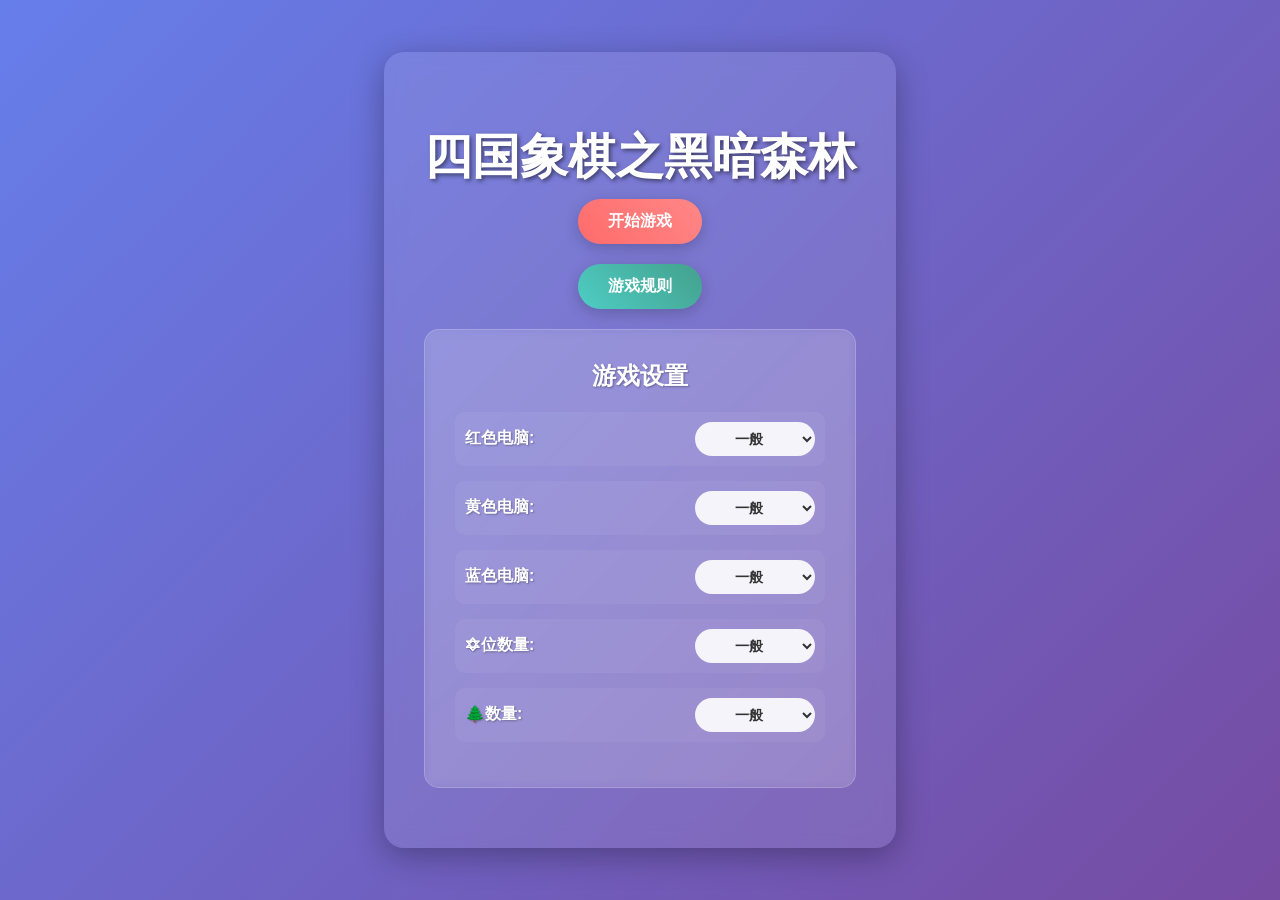
<file: heiansenlin/game.html>
<!DOCTYPE html>
<html lang="zh-CN">
<head>
    <meta charset="UTF-8">
    <meta name="viewport" content="width=device-width, initial-scale=1.0">
    <title>四国象棋之黑暗森林</title>
    <style>
        /* 消息提示样式 */
        .toast-container {
            position: fixed;
            top: 20px;
            right: 20px;
            z-index: 10000;
            pointer-events: none;
        }
        
        .toast {
            background: rgba(0, 0, 0, 0.8);
            color: white;
            padding: 12px 20px;
            border-radius: 4px;
            margin-bottom: 10px;
            animation: slideIn 0.3s ease-out;
            max-width: 300px;
            word-wrap: break-word;
        }
        
        .toast.success {
            background: rgba(76, 175, 80, 0.9);
        }
        
        .toast.warning {
            background: rgba(255, 152, 0, 0.9);
        }
        
        .toast.error {
            background: rgba(244, 67, 54, 0.9);
        }
        
        @keyframes slideIn {
            from {
                transform: translateX(100%);
                opacity: 0;
            }
            to {
                transform: translateX(0);
                opacity: 1;
            }
        }
        
        @keyframes fadeOut {
            to {
                opacity: 0;
                transform: translateX(100%);
            }
        }
    </style>
</head>
<body>
    <!-- 游戏开始页面 -->
    <div id="start-screen" class="start-screen">
        <div class="start-container">
            <h1 class="game-title">四国象棋之黑暗森林</h1>
            <div class="start-buttons">
                <button class="start-btn" onclick="startGame()">开始游戏</button>
                <button class="rules-btn" onclick="showRules()">游戏规则</button>
            </div>            


            <!-- 游戏参数设置 -->
            <div class="game-settings">
                <h3>游戏设置</h3>
                
                <!-- AI强度设置 -->
                <div class="setting-group">
                    <label>红色电脑:</label>
                    <select id="red-ai-level">
                        <option value="elite">精英</option>
                        <option value="normal" selected>一般</option>
                        <option value="weak">智障</option>
                    </select>
                </div>
                
                <div class="setting-group">
                    <label>黄色电脑:</label>
                    <select id="yellow-ai-level">
                        <option value="elite">精英</option>
                        <option value="normal" selected>一般</option>
                        <option value="weak">智障</option>
                    </select>
                </div>
                
                <div class="setting-group">
                    <label>蓝色电脑:</label>
                    <select id="blue-ai-level">
                        <option value="elite">精英</option>
                        <option value="normal" selected>一般</option>
                        <option value="weak">智障</option>
                    </select>
                </div>
                
                <!-- 环境设置 -->
                <div class="setting-group">
                    <label>✡位数量:</label>
                    <select id="star-quantity">
                        <option value="rich">富饶</option>
                        <option value="normal" selected>一般</option>
                        <option value="poor">贫瘠</option>
                    </select>
                </div>
                
                <div class="setting-group">
                    <label>🌲数量:</label>
                    <select id="tree-quantity">
                        <option value="dense">茂密</option>
                        <option value="sparse" selected>一般</option>
                        <option value="none">稀疏</option>
                    </select>
                </div>
            </div>
            

        </div>
    </div>

    <!-- 游戏规则弹窗 -->
    <div id="rules-modal" class="modal" style="display: none;">
        <div class="modal-content">
            <span class="close" onclick="closeRules()">&times;</span>
            <h2>游戏规则</h2>
            <div class="rules-content">
<h3>基本规则（基本同象棋）</h3>
<li>四人对战，轮流行动,每方有一个将，将死则失败</li>
<li>通过吃子和占领星位获得资源, 资源可用于造兵</li>
<li>棋子移动需要在视野范围内进行</li>

<h3>资源系统</h3>
<li>初始每方100点资源，可用于建造新棋子</li>
<li>| 将 |每回合提供5点资源</li>
<li>| 粮 |每回合提供2点资源</li>
吃掉敌方棋子可获得对应的俘虏价值</li>

<h3>地形介绍</h3>
<li>✡ 的格子上可以添置新棋子</li>
<li>⛰ 的格子为山地，不可消灭</li>

<h3>中立棋子</h3>
<li>| 🌲 |为中立棋子树木，可消灭</li>
<li>| 🌾 |为中立棋子水稻，消灭可获得资源</li>

<h3>视野范围</h3>
<li>| 将 | 以自身为中心的5*5</li>
<li>| 士 | 以自身为中心的3*3</li>
<li>| 象 | 斜线5格</li>
<li>| 车 | 直线3格</li>
<li>| 马 | 日字格</li>
<li>| 炮 | 直线1、3、5格</li>
<li>| 卒 | 以自身为中心的3*3</li>
<li>| 粮 | 以自身为中心的3*3</li>

<h3>走棋方式（同象棋）</h3>
<li>| 将 | 上下左右1格</li>
<li>| 士 | 斜线1格</li>
<li>| 象 | 田字格</li>
<li>| 车 | 直线</li>
<li>| 马 | 日字格</li>
<li>| 炮 | 直线，格棋吃子</li>
<li>| 卒 | 直线1格</li>
<li>| 粮 | 无法移动</li>

<h3>其它说明</h3>
<li>点击棋子可查看棋子详细信息</li>
            </div>
        </div>
    </div>

    <!-- 游戏主页面 -->
    <div id="game-container" class="game-container" style="display: none;">
        <div class="container">
            <div class="chessboard" id="chessboard"></div>
            <div class="game-info" id="game-info">
                <div class="current-player" id="current-player">当前行动方: green</div>

                <div class="resources" id="resources">
                    <div class="resources-header">
                        <h3>各方资源值</h3>
                        <label class="cheat-checkbox">
                            <input type="checkbox" id="reveal-map" onchange="toggleRevealMap(this)">
                            开图作弊
                        </label>
                    </div>
                    <div class="resource-values" id="resource-values"></div>
                </div>
                <div class="piece-info" id="piece-info">
                    <h3>棋子说明</h3>
                    <div id="info-content"></div>
                </div>
            </div>
        </div>
    </div>
    
    <!-- 消息提示容器 -->
    <div class="toast-container" id="toast-container"></div>
    <script>
        // 消息提示函数
        function showToast(message, type = 'info', duration = 3000) {
            const container = document.getElementById('toast-container');
            const toast = document.createElement('div');
            toast.className = `toast ${type}`;
            toast.textContent = message;
            
            container.appendChild(toast);
            
            // 自动消失
            setTimeout(() => {
                toast.style.animation = 'fadeOut 0.3s ease-out forwards';
                setTimeout(() => {
                    if (toast.parentNode) {
                        toast.parentNode.removeChild(toast);
                    }
                }, 300);
            }, duration);
        }
        
        // 重写alert函数，使其使用消息提示
        window.alert = function(message) {
            showToast(message, 'warning', 4000);
        };
    </script>
</body>
</html>


<style>
/* 基本布局 */
body {
    font-family: Arial, sans-serif;
    display: flex;
    justify-content: center;
    align-items: flex-start;
    min-height: 100vh;
    margin: 0;
    background-color: #f0f0f0;
}

.container {
    display: flex;
    gap: 20px;
    padding: 20px;
}

/* 棋盘样式 */
#chessboard {
    display: grid;
    grid-template-columns: repeat(30, 30px);
    grid-template-rows: repeat(20, 30px);
    gap: 1px;
    background-color: #fff; /* 白色背景 */
    border: 2px solid #000; /* 黑色边框 */
}

.cell {
    width: 30px;
    height: 30px;
    background-color: #fff; /* 白色背景 */
    display: flex;
    justify-content: center;
    align-items: center;
    position: relative;
    cursor: pointer;
    border: 1px solid #c00; /* 红色网格线 */
}

.cell:nth-child(even) {
    background-color: #fff; /* 白色背景 */
}

.cell:nth-child(odd) {
    background-color: #fff; /* 白色背景 */
}

/* 棋子样式 */
.piece {
    width: 26px;
    height: 26px;
    border-radius: 50%;
    display: flex;
    justify-content: center;
    align-items: center;
    font-weight: bold;
    font-size: 16px;
    cursor: pointer;
    z-index: 1;
    box-shadow: 0 2px 4px rgba(0,0,0,0.2);
}

/* 选中棋子的高亮 */
.selected {
    background-color: #ff0 !important; /* 黄色 */
}

/* 可移动位置的高亮 */
.move-highlight {
    position: absolute;
    width: 100%;
    height: 100%;
    background-color: rgba(0, 0, 255, 0.3); /* 半透明蓝色 */
    z-index: 0;
    pointer-events: none;
}

/* 游戏信息区域 */
#game-info {
    width: 300px;
    display: flex;
    flex-direction: column;
    gap: 20px;
}

/* 当前行动方 */
.current-player {
    background-color: white;
    padding: 15px;
    border-radius: 5px;
    box-shadow: 0 2px 4px rgba(0,0,0,0.1);
    font-weight: bold;
    font-size: 18px;
    text-align: center;
}

#info-content {
    background-color: white;
    padding: 15px;
    border-radius: 5px;
    box-shadow: 0 2px 4px rgba(0,0,0,0.1);
}

.info-item {
    margin-bottom: 15px;
}

.info-item h3 {
    margin: 0 0 5px 0;
    color: #333;
}

.info-item p {
    margin: 0;
    color: #666;
    font-size: 14px;
}

/* 资源显示 */
#resources {
    background-color: white;
    padding: 10px;
    border-radius: 5px;
    box-shadow: 0 2px 4px rgba(0,0,0,0.1);
}

.resources-header {
    display: flex;
    justify-content: space-between;
    align-items: center;
    margin-bottom: 15px;
}

.resources h3 {
    margin: 0;
    color: #333;
    font-size: 18px;
    font-weight: bold;
}

.cheat-checkbox {
    display: flex;
    align-items: center;
    font-size: 14px;
    color: #666;
    cursor: pointer;
    user-select: none;
}

.cheat-checkbox input[type="checkbox"] {
    margin-right: 5px;
    cursor: pointer;
}

.cheat-checkbox:hover {
    color: #333;
}

#resource-values {
    display: flex;
    justify-content: space-between;
}

#resource-values div {
    margin: 2px 0;
    font-weight: bold;
    font-size: 14px;
}

/* 造兵界面 */
#build-pieces {
    display: flex;
    flex-wrap: wrap;
    gap: 10px;
}

.build-button {
    padding: 10px 15px;
    background-color: #4CAF50;
    color: white;
    border: none;
    border-radius: 5px;
    cursor: pointer;
    font-size: 14px;
}

.build-button:hover {
    background-color: #45a049;
}

/* 造兵区 */
#build-area {
    background-color: white;
    padding: 10px;
    border-radius: 5px;
    box-shadow: 0 2px 4px rgba(0,0,0,0.1);
}

.side-build-area {
    margin-top: 5px;
}

.side-build-area h3 {
    margin-top: 0;
    font-size: 16px;
}

.build-piece {
    width: 26px;
    height: 26px;
    border-radius: 50%;
    display: inline-flex;
    justify-content: center;
    align-items: center;
    font-weight: bold;
    font-size: 16px;
    cursor: pointer;
    margin: 2px;
    box-shadow: 0 2px 4px rgba(0,0,0,0.2);
}

/* 开始页面样式 */
.start-screen {
    position: fixed;
    top: 0;
    left: 0;
    width: 100%;
    height: 100%;
    background: linear-gradient(135deg, #667eea 0%, #764ba2 100%);
    display: flex;
    justify-content: center;
    align-items: center;
    z-index: 1000;
}

.start-container {
    text-align: center;
    color: white;
    padding: 40px;
    background: rgba(255, 255, 255, 0.1);
    border-radius: 20px;
    backdrop-filter: blur(10px);
    box-shadow: 0 8px 32px rgba(0, 0, 0, 0.3);
}

.game-title {
    font-size: 48px;
    margin-bottom: 10px;
    font-weight: bold;
    text-shadow: 2px 2px 4px rgba(0, 0, 0, 0.5);
}

.game-subtitle {
    font-size: 24px;
    margin-bottom: 40px;
    opacity: 0.9;
}

.start-buttons {
    display: flex;
    flex-direction: column;
    gap: 20px;
    align-items: center;
}

.start-btn, .rules-btn {
    padding: 12px 30px;
    font-size: 16px;
    border: none;
    border-radius: 25px;
    cursor: pointer;
    transition: all 0.3s ease;
    font-weight: bold;
    margin: 0 10px;
    box-shadow: 0 4px 15px rgba(0, 0, 0, 0.2);
}

.start-btn {
    background: linear-gradient(45deg, #ff6b6b, #ff8787);
    color: white;
}

.start-btn:hover {
    transform: translateY(-2px);
    box-shadow: 0 6px 20px rgba(255, 107, 107, 0.6);
}

.rules-btn {
    background: linear-gradient(45deg, #4ecdc4, #44a08d);
    color: white;
}

.rules-btn:hover {
    transform: translateY(-2px);
    box-shadow: 0 6px 20px rgba(78, 205, 196, 0.6);
}



/* 游戏规则弹窗样式 */
.modal {
    position: fixed;
    z-index: 2000;
    left: 0;
    top: 0;
    width: 100%;
    height: 100%;
    background-color: rgba(0, 0, 0, 0.7);
    display: flex;
    justify-content: center;
    align-items: center;
}

.modal-content {
    background-color: white;
    margin: 5% auto;
    padding: 30px;
    border-radius: 15px;
    width: 80%;
    max-width: 600px;
    max-height: 80vh;
    overflow-y: auto;
    box-shadow: 0 10px 30px rgba(0, 0, 0, 0.3);
}

.close {
    color: #aaa;
    float: right;
    font-size: 28px;
    font-weight: bold;
    cursor: pointer;
    line-height: 20px;
}

.close:hover,
.close:focus {
    color: #000;
    text-decoration: none;
}

.rules-content h3 {
    color: #333;
    margin-top: 20px;
    margin-bottom: 10px;
}

.rules-content ul {
    margin: 10px 0;
    padding-left: 20px;
}

.rules-content li {
    margin: 5px 0;
    color: #555;
}

.game-container {
    display: block;
}

.hidden {
    display: none !important;
}

/* 游戏设置面板样式 */
.game-settings {
    background: rgba(255, 255, 255, 0.1);
    padding: 30px;
    border-radius: 15px;
    margin: 20px 0;
    backdrop-filter: blur(5px);
    border: 1px solid rgba(255, 255, 255, 0.2);
}

.game-settings h3 {
    color: white;
    margin-top: 0;
    margin-bottom: 20px;
    font-size: 24px;
    text-align: center;
    text-shadow: 1px 1px 2px rgba(0, 0, 0, 0.3);
}

.setting-group {
    display: flex;
    justify-content: space-between;
    align-items: center;
    margin: 15px 0;
    padding: 10px;
    background: rgba(255, 255, 255, 0.05);
    border-radius: 10px;
}

.setting-group label {
    color: white;
    font-weight: bold;
    font-size: 16px;
    text-shadow: 1px 1px 2px rgba(0, 0, 0, 0.3);
    flex: 1;
    text-align: left;
}

.setting-group select {
    padding: 8px 15px;
    border: none;
    border-radius: 20px;
    background: rgba(255, 255, 255, 0.9);
    color: #333;
    font-size: 14px;
    font-weight: bold;
    cursor: pointer;
    min-width: 120px;
    text-align: center;
}

.setting-group select:focus {
    outline: none;
    box-shadow: 0 0 0 2px rgba(255, 255, 255, 0.5);
}

@media (max-width: 768px) {
    .start-container {
        padding: 20px;
        margin: 20px;
    }
    
    .game-title {
        font-size: 36px;
    }
    
    .game-subtitle {
        font-size: 18px;
    }
    
    .setting-group {
        flex-direction: column;
        align-items: stretch;
        gap: 10px;
    }
    
    .setting-group label {
        text-align: center;
    }
}
</style>
<script>
class ChineseChessGame {
    constructor(config = {}) {
        // 游戏配置参数
        this.config = {
            aiLevels: {
                red: config.aiLevels?.red || 'normal',
                yellow: config.aiLevels?.yellow || 'normal',
                blue: config.aiLevels?.blue || 'normal'
            },
            starQuantity: config.starQuantity || 'normal',
            treeQuantity: config.treeQuantity || 'sparse'
        };
        this.board = [];
        this.selectedPiece = null;
        this.selectedRow = null;
        this.selectedCol = null;
        // 存储✡符号的位置
        this.starPositions = [];
        // 存储⛰符号的位置
        this.mountainPositions = [];
        // 存储🌲符号的位置
        this.treePositions = [];
        this.pieceInfo = {
            'ju': { 
                name: '车', 
                description: '【车】横竖直线移动，无距离限制\n移动规则：直线任意格数，不能越过障碍\n吃子规则：直线方向上敌方棋子可吃\n视野范围：直线3格内可见\n行动消耗：4\n建造造价：120\n俘虏价值：50\n特殊能力：无' 
            },
            'ma': { 
                name: '马', 
                description: '【马】走日字，蹩马腿不影响\n移动规则：走"日"字格\n吃子规则："日"字格敌方棋子可吃掉\n视野范围：日字形视野\n行动消耗：1\n建造造价：90\n俘虏价值：30\n特殊能力：无' 
            },
            'xiang': { 
                name: '象', 
                description: '【象】走田字\n移动规则：走田字\n吃子规则：走田字敌方棋子可吃掉\n视野范围：斜线5格内可见\n行动消耗：2\n建造造价：90 \n俘虏价值：30\n特殊能力：无' 
            },
            'shi': { 
                name: '士', 
                description: '【士】同象棋士\n移动规则：斜线移动一格\n吃子规则：斜线1格的敌方棋子可吃掉\n视野范围：周围3×3格内可见\n行动消耗：0\n建造造价：80\n俘虏价值：20 \n特殊能力：无' 
            },
            'jiang': { 
                name: '将', 
                description: '【将】核心棋子，将死则失败\n移动规则：直线上下左右移动一格\n吃子规则：直线1格敌方棋子可吃掉\n视野范围：5×5格内可见\n行动消耗：0 \n建造造价：无法建造（初始自带）\n俘虏价值：300\n特殊能力：每回合增加5 ' 
            },
            'pao': { 
                name: '炮', 
                description: '【炮】隔山打牛\n移动规则：直线任意格数，不能越过障碍物\n吃子规则：必须隔一个棋子才能吃子\n视野范围：直线1、3、5格\n行动消耗：3 \n建造造价：100 \n俘虏价值：30 \n特殊能力：无' 
            },
            'zu': { 
                name: '卒', 
                description: '【卒】基础步兵，性价比最高\n移动规则：直线一格移动\n吃子规则：直线1格敌方棋子可吃掉\n视野范围：周围3×3格内可见\n行动消耗：0 \n建造造价：80 \n俘虏价值：20 \n特殊能力：无' 
            },
            'liang': { 
                name: '粮', 
                description: '【粮】提供资源产出\n移动规则：无法移动，固定位置\n吃子规则：无法主动吃子\n视野范围：周围3×3格内可见\n行动消耗：0 \n建造造价：150 \n俘虏价值：100 \n特殊能力：每回合为所属方提供2 ' 
            },
            'grain': { 
                name: '🌾', 
                description: '【🌾】自然生成的粮草，提供额外资源\n移动规则：无法移动，自然生成\n吃子规则：无法主动吃子，被任意方吃掉\n视野范围：周围3×3格内可见\n行动消耗：0 \n建造造价：无法建造（自然生成）\n俘虏价值：20 \n特殊能力：每100回合在✡位上自动生成' 
            },
            'tree': { 
                name: '🌲', 
                description: '【🌲】自然地形障碍，阻挡移动\n移动规则：无法移动，固定地形\n吃子规则：无法吃子，纯障碍物\n视野范围：周围3×3格内可见\n行动消耗：0 \n建造造价：无法建造（初始地形）\n俘虏价值：0 \n特殊能力：阻挡所有棋子移动，提供地形掩护'
            }
        };
        // 初始化各方资源值
        this.resources = {
            'red': 100,
            'green': 100,
            'blue': 100,
            'yellow': 100
        };
        
        // 定义棋子价值
        this.pieceValues = {
            'zu': 20,
            'ma': 30,
            'pao': 30,
            'ju': 50,
            'jiang': 300,
            'shi': 20,
            'xiang': 30,
            'liang': 100,
            'tree': 0,
            'grain': 20
        };
        
        // 定义棋子行动消耗
        this.moveCosts = {
            'zu': 0,
            'ma': 1,
            'pao': 3,
            'ju': 4,
            'jiang': 0,
            'shi': 0,
            'xiang': 2,
            'liang': 0,
            'tree': 0,
            'grain': 0
        };
        // 定义可造的棋子及其成本
        this.buildablePieces = {
            'zu': 80,
            'pao': 100,
            'ju': 120,
            'ma': 90,
            'xiang': 90,
            'shi': 80,
            'liang': 150
        };

        // 开图作弊开关
        this.revealMap = false;

        // ai开图概率
        this.revealMapProbability = 0.1;
        
        // 定义各棋子类型的视野范围映射
        this.visionRanges = {
            'zu': [[-1, -1], [-1, 0], [-1, 1], [0, -1], [0, 0], [0, 1], [1, -1], [1, 0], [1, 1]],
            'ma': [[-2, -1], [-2, 1], [-1, -2], [-1, 2], [0, 0], [1, -2], [1, 2], [2, -1], [2, 1]],
            'pao': [[-1, 0], [-3, 0], [-5, 0], [0, -1], [0, -3], [0, -5], [0, 0], [0, 1], [0, 3], [0, 5], [1, 0], [3, 0], [5, 0]],
            'ju': [[-3, 0],[-2, 0], [-1, 0], [0, -2], [0, -1], [0, -3], [0, 0], [0, 1], [0, 2], [0, 3], [1, 0], [2, 0], [3, 0]],
            'jiang': [
                [-2, -2], [-2, -1], [-2, 0], [-2, 1], [-2, 2],
                [-1, -2], [-1, -1], [-1, 0], [-1, 1], [-1, 2],
                [0, -2], [0, -1], [0, 0], [0, 1], [0, 2],
                [1, -2], [1, -1], [1, 0], [1, 1], [1, 2],
                [2, -2], [2, -1], [2, 0], [2, 1], [2, 2]
            ],
            'shi': [[-1, -1], [-1, 0], [-1, 1], [0, -1], [0, 0], [0, 1], [1, -1], [1, 0], [1, 1]],
            'xiang': [
                [-5, -5], [-4, -4], [-5, 5], [-4, 4], [-3, -3], [-3, 3], [-2, -2], [-2, 2], [-1, -1], [-1, 1],
                [0, 0], [1, -1], [1, 1], [2, -2], [2, 2], [3, -3], [3, 3], [4, -4], [4, 4], [5, -5], [5, 5]
            ],
            'liang': [[-1, -1], [-1, 0], [-1, 1], [0, -1], [0, 0], [0, 1], [1, -1], [1, 0], [1, 1]],
            'grain': [[-1, -1], [-1, 0], [-1, 1], [0, -1], [0, 0], [0, 1], [1, -1], [1, 0], [1, 1]]
        };



        // 初始化造兵区
        this.buildArea = {};
        // 初始化当前行动方为绿方
        this.currentPlayer = 'green';
        // 初始化回合计数
        this.turnCount = 1;
        // 初始化出局玩家列表
        this.eliminatedPlayers = [];
        // 初始化各玩家的棋子列表，提高查找效率
        this.playerPieces = {
            'green': [],
            'red': [],
            'blue': [],
            'yellow': []
        };
        
        // 缓存各势力的可见格子，避免重复计算
        this.cachedVisibleCells = {
            'green': [],
            'red': [],
            'blue': [],
            'yellow': []
        };
        this.initBoard();
        this.renderBoard();
        this.renderPieceInfo();
        this.renderResources();
        this.renderBuildArea();
        // 添加🌾棋子
        this.addGrainPieces();
        // 更新当前行动方显示
        this.updateCurrentPlayerDisplay();
    }

    initBoard() {
        // 初始化30*20的棋盘
        for (let i = 0; i < 20; i++) {
            this.board[i] = [];
            for (let j = 0; j < 30; j++) {
                this.board[i][j] = null;
            }
        }
        
        // 放置初始棋子 (简化版)
        // 红方 (用对象表示棋子，包含类型和势力) - 只保留一个将在左上5行5列处
        this.board[4][4] = {type: 'jiang', side: 'red'};
        
        // 绿方 - 只保留一个将在左下5行5列处
        this.board[15][4] = {type: 'jiang', side: 'green'};
        
        // 蓝方 - 只保留一个将在右下5行5列处
        this.board[15][25] = {type: 'jiang', side: 'blue'};
        
        // 黄方 - 只保留一个将在右上5行5列处
        this.board[4][25] = {type: 'jiang', side: 'yellow'};
        
        // 中立方（灰色方棋子）
        // 移除了硬编码的🌲符号位置，现在通过initTreeSymbols方法动态生成
        
        // 初始化造兵区棋子
        this.buildArea = {
            'green': [
                {type: 'zu', side: 'green'},
                {type: 'pao', side: 'green'},
                {type: 'ju', side: 'green'},
                {type: 'ma', side: 'green'},
                {type: 'xiang', side: 'green'},
                {type: 'shi', side: 'green'},
                {type: 'liang', side: 'green'}
            ],
            'red': [
                {type: 'zu', side: 'red'},
                {type: 'pao', side: 'red'},
                {type: 'ju', side: 'red'},
                {type: 'ma', side: 'red'},
                {type: 'xiang', side: 'red'},
                {type: 'shi', side: 'red'},
                {type: 'liang', side: 'red'}
            ],
            'blue': [
                {type: 'zu', side: 'blue'},
                {type: 'pao', side: 'blue'},
                {type: 'ju', side: 'blue'},
                {type: 'ma', side: 'blue'},
                {type: 'xiang', side: 'blue'},
                {type: 'shi', side: 'blue'},
                {type: 'liang', side: 'blue'}
            ],
            'yellow': [
                {type: 'zu', side: 'yellow'},
                {type: 'pao', side: 'yellow'},
                {type: 'ju', side: 'yellow'},
                {type: 'ma', side: 'yellow'},
                {type: 'xiang', side: 'yellow'},
                {type: 'shi', side: 'yellow'},
                {type: 'liang', side: 'yellow'}
            ]
        };
        
        // 在棋盘初始化时添加✡符号
        this.initStarSymbols();
        // 在棋盘初始化时添加⛰符号
        this.initMountainSymbols();
        // 在棋盘初始化时添加🌲符号
        this.initTreeSymbols();
        
        // 初始化各玩家的棋子列表
        this.updatePlayerPiecesLists();
        
        // 游戏结束标志
        this.gameOver = false;
    }
    
    // 更新各玩家的棋子列表
    updatePlayerPiecesLists() {
        // 清空现有的棋子列表
        this.playerPieces.green = [];
        this.playerPieces.red = [];
        this.playerPieces.blue = [];
        this.playerPieces.yellow = [];
        
        // 遍历整个棋盘，收集各玩家的棋子
        for (let i = 0; i < 20; i++) {
            for (let j = 0; j < 30; j++) {
                const piece = this.board[i][j];
                if (piece && piece.side && piece.side !== 'gray') {
                    // 将棋子信息添加到对应的玩家列表
                    const pieceInfo = {
                        type: piece.type,
                        side: piece.side,
                        row: i,
                        col: j,
                        piece: piece
                    };
                    
                    if (this.playerPieces[piece.side]) {
                        this.playerPieces[piece.side].push(pieceInfo);
                    }
                }
            }
        }
        
        // 棋子列表更新后，重新计算所有势力的可见格子
        this.calculateAllVisibleCells();
    }
    
    // 在棋盘初始化时添加🌲棋子
    initTreeSymbols() {
        // 棋盘尺寸
        const rows = 20;
        const cols = 30;
        
        // 计算左上区域的边界
        const midRow = Math.floor(rows / 2);
        const midCol = Math.floor(cols / 2);
        
        // 收集左上区域的空格子（排除已有棋子、✡符号和⛰符号的位置）
        const topLeftEmptyCells = [];
        for (let i = 0; i < midRow; i++) {
            for (let j = 0; j < midCol; j++) {
                // 检查是否有棋子
                if (!this.board[i][j]) {
                    // 检查是否有✡符号
                    let hasStar = false;
                    for (const star of this.starPositions) {
                        if (star.row === i && star.col === j) {
                            hasStar = true;
                            break;
                        }
                    }
                    
                    // 检查是否有⛰符号
                    let hasMountain = false;
                    if (!hasStar) {
                        for (const mountain of this.mountainPositions) {
                            if (mountain.row === i && mountain.col === j) {
                                hasMountain = true;
                                break;
                            }
                        }
                    }
                    
                    // 如果没有棋子、✡符号和⛰符号，将这个格子添加到左上区域空格子数组中
                    if (!hasStar && !hasMountain) {
                        topLeftEmptyCells.push({ row: i, col: j });
                    }
                }
            }
        }
        
        // 根据配置设置🌲符号数量
        let treeCount;
        switch(this.config.treeQuantity) {
            case 'dense':
                treeCount = 9; // 茂密模式
                break;
            case 'none':
                treeCount = 3; // 稀疏模式
                break;
            default:
                treeCount = 6; // 一般模式
        }
        // 随机选择+treeCount个空格子添加🌲棋子
        const count = Math.floor(Math.random() * 3) + treeCount; // 4-10之间的随机数
        const actualCount = Math.min(topLeftEmptyCells.length, count);
        
        // 创建一个数组来跟踪已选择的索引
        const selectedIndices = new Set();
        
        // 存储左上区域的🌲棋子位置
        const topLeftTrees = [];
        
        // 随机选择格子并添加棋子
        for (let i = 0; i < actualCount; i++) {
            let randomIndex;
            do {
                randomIndex = Math.floor(Math.random() * topLeftEmptyCells.length);
            } while (selectedIndices.has(randomIndex));
            
            selectedIndices.add(randomIndex);
            
            // 获取选中的格子
            const cellInfo = topLeftEmptyCells[randomIndex];
            
            // 在棋盘上放置中立的灰色🌲棋子
            this.board[cellInfo.row][cellInfo.col] = { type: 'tree', side: 'gray' };
            
            // 存储左上区域的🌲棋子位置
            topLeftTrees.push({ row: cellInfo.row, col: cellInfo.col });
        }
        
        // 对称复制到其他三个区域
        for (const tree of topLeftTrees) {
            // 左上区域的🌲棋子
            this.board[tree.row][tree.col] = { type: 'tree', side: 'gray' };
            
            // 右上区域的🌲棋子（水平对称）
            this.board[tree.row][cols - 1 - tree.col] = { type: 'tree', side: 'gray' };
            
            // 左下区域的🌲棋子（垂直对称）
            this.board[rows - 1 - tree.row][tree.col] = { type: 'tree', side: 'gray' };
            
            // 右下区域的🌲棋子（中心对称）
            this.board[rows - 1 - tree.row][cols - 1 - tree.col] = { type: 'tree', side: 'gray' };
        }
    }
    
    // 在棋盘初始化时添加✡符号
    initStarSymbols() {
        // 创建一个数组来存储左上区域的空格子
        const topLeftEmptyCells = [];
        
        // 棋盘尺寸
        const rows = 20;
        const cols = 30;
        
        // 计算左上区域的边界
        const midRow = Math.floor(rows / 2);
        const midCol = Math.floor(cols / 2);
        
        // 收集左上区域的空格子
        for (let i = 0; i < midRow; i++) {
            for (let j = 0; j < midCol; j++) {
                // 检查是否有棋子
                if (!this.board[i][j]) {
                    // 将这个格子添加到左上区域空格子数组中
                    topLeftEmptyCells.push({ row: i, col: j });
                }
            }
        }
        
        // 根据配置设置✡符号数量
        let starCount;
        switch(this.config.starQuantity) {
            case 'rich':
                starCount = 7; // 富饶模式：6个基础位置，共24个
                break;
            case 'poor':
                starCount = 2; // 贫瘠模式：2个基础位置，共8个
                break;
            default:
                starCount = 4; // 一般模式：4个基础位置，共16个
        }
        // 随机添加✡符号
        const count = Math.floor(Math.random() * 2) + starCount; // 3-5之间的随机数
        const actualCount = Math.min(topLeftEmptyCells.length, count);
        
        // 存储左上区域的✡符号位置
        const topLeftStars = [];
        
        // 辅助函数：检查两个位置之间的距离是否至少为5格
        const isDistanceValid = (pos1, pos2) => {
            const distance = Math.abs(pos1.row - pos2.row) + Math.abs(pos1.col - pos2.col);
            return distance >= 5;
        };
        
        // 随机选择格子并添加符号，确保✡符号之间至少相隔5格
        for (let i = 0; i < actualCount; i++) {
            let validPositionFound = false;
            let maxAttempts = 100; // 限制尝试次数，防止无限循环
            
            while (!validPositionFound && maxAttempts > 0) {
                const randomIndex = Math.floor(Math.random() * topLeftEmptyCells.length);
                const cellInfo = topLeftEmptyCells[randomIndex];
                
                // 检查新位置与已选择位置之间的距离
                let isValid = true;
                for (const star of topLeftStars) {
                    if (!isDistanceValid(cellInfo, star)) {
                        isValid = false;
                        break;
                    }
                }
                
                if (isValid) {
                    // 存储左上区域的✡符号位置
                    topLeftStars.push({ row: cellInfo.row, col: cellInfo.col });
                    validPositionFound = true;
                }
                
                maxAttempts--;
            }
            
            // 如果尝试次数用尽仍未找到有效位置，则跳出循环
            if (maxAttempts <= 0) {
                break;
            }
        }
        
        // 对称复制到其他三个区域
        for (const star of topLeftStars) {
            // 左上区域的✡符号
            this.starPositions.push({ row: star.row, col: star.col });
            
            // 右上区域的✡符号（水平对称）
            this.starPositions.push({ row: star.row, col: cols - 1 - star.col });
            
            // 左下区域的✡符号（垂直对称）
            this.starPositions.push({ row: rows - 1 - star.row, col: star.col });
            
            // 右下区域的✡符号（中心对称）
            this.starPositions.push({ row: rows - 1 - star.row, col: cols - 1 - star.col });
        }
    }
    
    // 在棋盘初始化时添加⛰符号
    initMountainSymbols() {
        // 创建一个数组来存储左上区域的空格子（排除已有棋子和✡符号的位置）
        const topLeftEmptyCells = [];
        
        // 棋盘尺寸
        const rows = 20;
        const cols = 30;
        
        // 计算左上区域的边界
        const midRow = Math.floor(rows / 2);
        const midCol = Math.floor(cols / 2);
        
        // 收集左上区域的空格子（排除已有棋子和✡符号的位置）
        for (let i = 0; i < midRow; i++) {
            for (let j = 0; j < midCol; j++) {
                // 检查是否有棋子
                if (!this.board[i][j]) {
                    // 检查是否有✡符号
                    let hasStar = false;
                    for (const star of this.starPositions) {
                        if (star.row === i && star.col === j) {
                            hasStar = true;
                            break;
                        }
                    }
                    
                    // 如果没有棋子且没有✡符号，将这个格子添加到左上区域空格子数组中
                    if (!hasStar) {
                        topLeftEmptyCells.push({ row: i, col: j });
                    }
                }
            }
        }
        
        // 随机选择1-3个空格子添加⛰符号
        const count = Math.floor(Math.random() * 3) + 1; // 1-3之间的随机数
        const actualCount = Math.min(topLeftEmptyCells.length, count);
        
        // 创建一个数组来跟踪已选择的索引
        const selectedIndices = new Set();
        
        // 存储左上区域的⛰符号位置
        const topLeftMountains = [];
        
        // 随机选择格子并添加符号
        for (let i = 0; i < actualCount; i++) {
            let randomIndex;
            do {
                randomIndex = Math.floor(Math.random() * topLeftEmptyCells.length);
            } while (selectedIndices.has(randomIndex));
            
            selectedIndices.add(randomIndex);
            
            // 获取选中的格子
            const cellInfo = topLeftEmptyCells[randomIndex];
            
            // 存储左上区域的⛰符号位置
            topLeftMountains.push({ row: cellInfo.row, col: cellInfo.col });
        }
        
        // 对称复制到其他三个区域
        for (const mountain of topLeftMountains) {
            // 左上区域的⛰符号
            this.mountainPositions.push({ row: mountain.row, col: mountain.col });
            
            // 右上区域的⛰符号（水平对称）
            this.mountainPositions.push({ row: mountain.row, col: cols - 1 - mountain.col });
            
            // 左下区域的⛰符号（垂直对称）
            this.mountainPositions.push({ row: rows - 1 - mountain.row, col: mountain.col });
            
            // 右下区域的⛰符号（中心对称）
            this.mountainPositions.push({ row: rows - 1 - mountain.row, col: cols - 1 - mountain.col });
        }
    }
    // 计算可见的格子
    // 计算所有势力的可见格子并缓存到全局变量
    calculateAllVisibleCells() {
        const sides = ['green', 'red', 'blue', 'yellow'];

        // 清空现有的缓存
        for (const side of sides) {
            this.cachedVisibleCells[side] = [];

            if (!this.playerPieces || !this.playerPieces[side]) continue;
            
            const playerPieces = this.playerPieces[side];
            for (const piece of playerPieces) {
                const { row: i, col: j, type: pieceType } = piece;
                
                // 获取该棋子类型的视野范围
                const ranges = this.visionRanges[pieceType] || [[0, 0]];

                // 直接添加所有预计算的视野位置
                for (const [di, dj] of ranges) {
                    const newRow = i + di;
                    const newCol = j + dj;
                    
                    // 边界检查
                    if (newRow >= 0 && newRow < 20 && newCol >= 0 && newCol < 30) {
                        const cellKey = `${newRow},${newCol}`;
                        this.cachedVisibleCells[side].push(cellKey);
                    }
                }
            }
        }

        // 开图测试用
        if(this.revealMap){
            this.cachedVisibleCells['green'] = this.cachedVisibleCells['green'].concat(this.cachedVisibleCells['red'], this.cachedVisibleCells['blue'], this.cachedVisibleCells['yellow'])
        }
    }

    // 从缓存获取指定玩家的可见格子
    calculateVisibleCells(player) {
        // 确保player有值
        if (!player) {
            player = this.currentPlayer || 'red';
        }
        
        // 如果缓存中没有，则重新计算
        if (!this.cachedVisibleCells[player] || this.cachedVisibleCells[player].length === 0) {
            this.calculateAllVisibleCells();
        }
        
        return this.cachedVisibleCells[player] || [];
    }
    
    renderBoard() {
        const chessboard = document.getElementById('chessboard');
        chessboard.innerHTML = '';
        
        // 计算当前玩家的可见格子
        const visibleCells = this.calculateVisibleCells(this.currentPlayer);

        for (let i = 0; i < 20; i++) {
            for (let j = 0; j < 30; j++) {
                const cell = document.createElement('div');
                cell.className = 'cell';
                cell.dataset.row = i;
                cell.dataset.col = j;
                
                // 检查是否有棋子且当前格子可见
                if (this.board[i][j] && visibleCells.includes(`${i},${j}`)) {
                    // 创建棋子元素
                    const piece = document.createElement('div');
                    piece.className = 'piece';
                    piece.dataset.type = this.board[i][j].type;
                    piece.dataset.side = this.board[i][j].side;
                    piece.textContent = this.getPieceChar(this.board[i][j].type);
                    
                    // 根据势力设置不同颜色
                    if (this.board[i][j].side === 'red') {
                        piece.style.color = '#fff';
                        piece.style.backgroundColor = '#c00';
                    } else if (this.board[i][j].side === 'green') {
                        piece.style.color = '#000';
                        piece.style.backgroundColor = '#0c0'; // 绿色
                    } else if (this.board[i][j].side === 'blue') {
                        piece.style.color = '#fff';
                        piece.style.backgroundColor = '#00f'; // 蓝色
                    } else if (this.board[i][j].side === 'yellow') {
                        piece.style.color = '#000';
                        piece.style.backgroundColor = '#ff0'; // 黄色
                    } else if (this.board[i][j].side === 'gray') {
                        piece.style.color = '#000';
                        piece.style.backgroundColor = '#888'; // 灰色
                    }
                    piece.addEventListener('click', () => {
                        if (this.board[i][j]) {
                            this.showPieceInfo(this.board[i][j].type);
                        }
                    });
                    cell.appendChild(piece);
                } else {
                    // 检查是否是⛰符号的位置
                    const isMountainPosition = this.mountainPositions.some(pos => pos.row === i && pos.col === j);
                    if (isMountainPosition) {
                        // 添加⛰符号
                        cell.innerHTML = '⛰';
                        cell.style.fontSize = '20px';
                        cell.style.color = '#000';
                    } else {
                        // 检查是否是✡符号的位置
                        const isStarPosition = this.starPositions.some(pos => pos.row === i && pos.col === j);
                        if (isStarPosition) {
                            // 添加✡符号
                            cell.innerHTML = '✡';
                            cell.style.fontSize = '20px';
                            cell.style.color = '#000';
                        }
                    }
                }
                
                // 添加迷雾遮盖层
                const fog = document.createElement('div');
                fog.className = 'fog';
                
                // 检查当前格子是否可见
                if (!visibleCells.includes(`${i},${j}`)) {
                    // 如果不可见，添加迷雾效果
                    fog.style.position = 'absolute';
                    fog.style.top = '0';
                    fog.style.left = '0';
                    fog.style.width = '100%';
                    fog.style.height = '100%';
                    fog.style.backgroundColor = 'rgba(0, 0, 0, 0.7)'; // 半透明黑色
                    fog.style.zIndex = '10'; // 确保迷雾在棋子上方
                }
                
                cell.appendChild(fog);
                cell.addEventListener('click', (e) => this.cellClick(e));
                chessboard.appendChild(cell);
            }
        }
        
        // 如果有选中的棋子，高亮显示可移动的位置
        // 使用setTimeout确保在棋子元素添加后再添加高亮
        if (this.selectedPiece) {
            setTimeout(() => this.highlightMovableCells(), 0);
        }
    }
    
    getPieceChar(pieceType) {
        const pieceChars = {
            'ju': '车',
            'ma': '马',
            'xiang': '象',
            'shi': '士',
            'jiang': '将',
            'pao': '炮',
            'zu': '卒',
            'tree': '🌲',  // 添加中立方灰色棋子
            'liang': '粮',
            'grain': '🌾'
        };
        return pieceChars[pieceType] || '';
    }

    renderPieceInfo() {
        // 游戏开始时不显示所有棋子的介绍
        const infoContent = document.getElementById('info-content');
        infoContent.innerHTML = '';
        
        /*
        for (const [key, info] of Object.entries(this.pieceInfo)) {
            const infoItem = document.createElement('div');
            infoItem.className = 'info-item';
            infoItem.innerHTML = `<h3>${info.name}</h3><p>${info.description}</p>`;
            infoContent.appendChild(infoItem);
        }
        */
    }

    renderResources() {
        const resourceValues = document.getElementById('resource-values');
        resourceValues.innerHTML = '';
        
        // 定义颜色方块符号映射
        const colorSymbols = {
            'red': '🟥',
            'green': '🟩',
            'blue': '🟦',
            'yellow': '🟨'
        };
        
        for (const [side, resource] of Object.entries(this.resources)) {
            const resourceItem = document.createElement('div');
            // 使用颜色方块符号代替颜色名称
            resourceItem.textContent = `${colorSymbols[side]}: ${resource}`;
            resourceValues.appendChild(resourceItem);
        }
        
        // 重新渲染造兵区
        this.renderBuildArea();
    }

    renderBuildPieces() {
        // 造兵功能已统一整合到造兵区，移除旧的造兵按钮
        const existingBuildPieces = document.getElementById('build-pieces');
        if (existingBuildPieces) {
            existingBuildPieces.remove();
        }
    }

    renderBuildArea() {
        // 创建造兵区容器
        const buildAreaContainer = document.createElement('div');
        buildAreaContainer.id = 'build-area';
        buildAreaContainer.innerHTML = '<h3>造兵区</h3>';
        
        // 根据当前行动方创建造兵区
        const side = this.currentPlayer;
        const pieces = this.buildArea[side] || [];
        
        const sideContainer = document.createElement('div');
        sideContainer.className = 'side-build-area';
        sideContainer.innerHTML = `<h3>${side}</h3>`;
        
        // 根据行动方设置颜色
        let backgroundColor;
        switch (side) {
            case 'green':
                backgroundColor = '#0c0'; // 绿色
                break;
            case 'red':
                backgroundColor = '#f00'; // 红色
                break;
            case 'blue':
                backgroundColor = '#00f'; // 蓝色
                break;
            case 'yellow':
                backgroundColor = '#ff0'; // 黄色
                break;
            default:
                backgroundColor = '#0c0'; // 默认绿色
        }
        
        pieces.forEach((piece, index) => {
            const pieceElement = document.createElement('div');
            pieceElement.className = 'build-piece';
            pieceElement.dataset.type = piece.type;
            pieceElement.dataset.side = piece.side;
            pieceElement.dataset.index = index;
            pieceElement.textContent = this.getPieceChar(piece.type);
            
            // 设置背景颜色
            pieceElement.style.color = '#000';
            pieceElement.style.backgroundColor = backgroundColor;
            
            pieceElement.addEventListener('click', (e) => this.buildAreaPieceClick(e));
            sideContainer.appendChild(pieceElement);
        });
        
        buildAreaContainer.appendChild(sideContainer);
        
        // 将造兵区添加到页面
        const gameInfo = document.getElementById('game-info');
        // 检查是否已经存在造兵区，如果存在则移除
        const existingBuildArea = document.getElementById('build-area');
        if (existingBuildArea) {
            existingBuildArea.remove();
        }
        gameInfo.appendChild(buildAreaContainer);
    }

    showPieceInfo(pieceType) {
        const info = this.pieceInfo[pieceType];
        if (info) {
            // 将\n替换为<br>以在HTML中正确显示换行
            const formattedDescription = info.description.replace(/\n/g, '<br>');
            document.getElementById('info-content').innerHTML = 
                `<div class="info-item"><h3>${info.name}</h3><p>${formattedDescription}</p></div>`;
        }
    }

    highlightMovableCells() {
        // 清除之前的所有蓝色高亮
        this.clearMovableCellsHighlight();
        
        // 计算当前玩家的可见格子
        const visibleCells = this.calculateVisibleCells(this.currentPlayer);
        
        // 如果选中的棋子来自造兵区
        if (this.selectedRow === null && this.selectedCol === null) {
            // 直接遍历星位列表，而不是遍历整个棋盘
            for (const starPos of this.starPositions) {
                const { row, col } = starPos;

                // 检查位置是否没有棋子，且不是⛰符号的位置，且在视野内
                if (this.board[row][col] === null && visibleCells.includes(`${row},${col}`)) {
                    const cell = document.querySelector(`.cell[data-row="${row}"][data-col="${col}"]`);
                    if (cell) {
                        cell.style.backgroundColor = 'lightblue';
                    }
                }
            }
        } else {
            // 如果选中的棋子在棋盘上，显示可以移动到的位置
            // 实现正确的移动高亮逻辑
            for (let i = 0; i < 20; i++) {
                for (let j = 0; j < 30; j++) {
                    if (this.isValidMove(this.selectedPiece, this.selectedRow, this.selectedCol, i, j, this.selectedPieceSide)) {
                        const cell = document.querySelector(`.cell[data-row="${i}"][data-col="${j}"]`);
                        if (cell) {
                            cell.style.backgroundColor = 'lightblue';
                        }
                    }
                }
            }
        }
    }

    clearMovableCellsHighlight() {
        // 清除所有蓝色高亮显示
        const cells = document.querySelectorAll('.cell');
        cells.forEach(cell => {
            if (cell.style.backgroundColor === 'lightblue') {
                cell.style.backgroundColor = '';
            }
        });
    }

    cellClick(e) {
        const cell = e.target.closest('.cell');
        if (!cell) return;
        
        const row = parseInt(cell.dataset.row);
        const col = parseInt(cell.dataset.col);
        
        // 如果点击的格子有棋子
        if (this.board[row][col]) {
            // 如果已有选中的棋子，且目标棋子是对方棋子，则尝试吃子
            if (this.selectedPiece && this.board[row][col].side !== this.selectedPieceSide) {
                this.movePiece(row, col);
                return;
            }
            
            // 检查是否是当前玩家的棋子或灰色中立棋子
            if (this.board[row][col].side !== this.currentPlayer && this.board[row][col].side !== 'gray') {
                // 显示棋子信息但不选中
                this.showPieceInfo(this.board[row][col].type);
                return;
            }
            
            // 取消之前选中的棋子样式
            if (this.selectedRow !== null && this.selectedCol !== null) {
                const prevCell = document.querySelector(`.cell[data-row="${this.selectedRow}"][data-col="${this.selectedCol}"]`);
                if (prevCell) {
                    prevCell.style.backgroundColor = '';
                }
                // 清除所有蓝色高亮
                this.clearMovableCellsHighlight();
            }
            
            // 选中新的棋子
            this.selectedPiece = this.board[row][col].type;
            this.selectedPieceSide = this.board[row][col].side;
            this.selectedRow = row;
            this.selectedCol = col;
            cell.style.backgroundColor = '#ff0'; // 黄色表示选中
            
            // 显示棋子信息
            this.showPieceInfo(this.board[row][col].type);
            
            // 高亮显示可移动的位置
            this.highlightMovableCells();
            
            // 更新资源和造兵界面
            this.renderResources();
        } else if (this.selectedPiece) {
            // 如果点击的是空格子且已有选中的棋子
                    // 检查是否可以移动到该位置
                    // 检查目标位置是否是⛰符号的位置
                    const isMountainPosition = this.mountainPositions.some(pos => pos.row === row && pos.col === col);
                    if (!isMountainPosition && this.isValidMove(this.selectedPiece, this.selectedRow, this.selectedCol, row, col, this.selectedPieceSide)) {
                        // 如果可以移动，则执行移动
                        this.movePiece(row, col, true);
                    } else {
                        // 如果不能移动也不能吃子，则取消选中
                        if (this.selectedRow !== null && this.selectedCol !== null) {
                            const prevCell = document.querySelector(`.cell[data-row="${this.selectedRow}"][data-col="${this.selectedCol}"]`);
                            if (prevCell) {
                                prevCell.style.backgroundColor = '';
                            }
                            this.selectedPiece = null;
                            this.selectedPieceSide = null;
                            this.selectedRow = null;
                            this.selectedCol = null;
                        }
                        // 清除所有蓝色高亮
                        this.clearMovableCellsHighlight();
                    }
        }
    }

    buildAreaPieceClick(e) {
        
        const pieceElement = e.target;
        const pieceType = pieceElement.dataset.type;
        const pieceSide = pieceElement.dataset.side;
        
        // 检查是否是当前行动方回合
        if (pieceSide !== this.currentPlayer) {
            alert(`只能在${this.currentPlayer}方回合进行造兵！`);
            return;
        }
        
        // 取消之前选中的棋子样式
        if (this.selectedRow !== null && this.selectedCol !== null) {
            const prevCell = document.querySelector(`.cell[data-row="${this.selectedRow}"][data-col="${this.selectedCol}"]`);
            if (prevCell) {
                prevCell.style.backgroundColor = '';
            }
            // 清除所有蓝色高亮
            this.clearMovableCellsHighlight();
        }
        
        // 选中造兵区的棋子
        this.selectedPiece = pieceType;
        this.selectedPieceSide = pieceSide;
        this.selectedRow = null; // 表示选中的棋子来自造兵区
        this.selectedCol = null;
        
        // 高亮显示可移动的位置
        this.highlightMovableCells();
        
        // 显示棋子信息
        this.showPieceInfo(pieceType);
        
        // 添加处理棋子移动的逻辑
        // 监听棋盘点击事件，处理造兵区棋子的放置
        const cells = document.querySelectorAll('.cell');
        const handleClick = (e) => {
            const cell = e.target.closest('.cell');
            if (!cell) return;
            
            const row = parseInt(cell.dataset.row);
            const col = parseInt(cell.dataset.col);
            
            // 检查目标位置是否是⛰符号的位置
            const isMountainPosition = this.mountainPositions.some(pos => pos.row === row && pos.col === col);
            if (isMountainPosition) {
                // 不再显示提示窗口，直接返回
                return;
            }
            
            // 尝试移动棋子
            if (this.isValidMove(this.selectedPiece, this.selectedRow, this.selectedCol, row, col, this.selectedPieceSide)) {
                this.movePiece(row, col, true);
                this.selectedPiece = null;
                this.selectedRow = null;
                this.selectedCol = null;
                
                // 清除所有蓝色高亮
                this.clearMovableCellsHighlight();
                
                // 移除事件监听器
                cells.forEach(c => c.removeEventListener('click', handleClick));
            } else {
                // 如果移动无效，不再显示错误信息
                // 清除选中状态
                this.selectedPiece = null;
                this.selectedRow = null;
                this.selectedCol = null;
                
                // 清除所有蓝色高亮
                this.clearMovableCellsHighlight();
                
                // 移除事件监听器
                cells.forEach(c => c.removeEventListener('click', handleClick));
            }
        };
        
        // 添加事件监听器
        cells.forEach(cell => cell.addEventListener('click', handleClick));
    }

    isValidMove(piece, fromRow, fromCol, toRow, toCol, side = null) {
        // 去掉不移动的格子
        if (fromRow === toRow && fromCol === toCol) {
            return false;
        }

        // 检查目标位置是否是⛰符号的位置
        const isMountainPosition = this.mountainPositions.some(pos => pos.row === toRow && pos.col === toCol);
        if (isMountainPosition) {
            return false; // 不能移动到⛰符号的位置
        }
        
        // 使用指定的side或当前玩家，支持计算任意势力的视野范围
        const playerSide = side || this.currentPlayer;
        const visibleCells = this.calculateVisibleCells(playerSide);

        if (!visibleCells.includes(`${toRow},${toCol}`)) {
            return false; // 目标位置不在视野内
        }
        

        // 如果选中的棋子来自造兵区（fromRow和fromCol为null），则检查目标位置是否带✡且没有棋子，且不是⛰符号的位置
        if (fromRow === null && fromCol === null) {
            const isStarPosition = this.starPositions.some(pos => pos.row === toRow && pos.col === toCol);
            const isMountainPosition = this.mountainPositions.some(pos => pos.row === toRow && pos.col === toCol);
            return isStarPosition && this.board[toRow][toCol] === null && !isMountainPosition;
        }
        
        // 不能吃自己的棋子
        // 修改为允许不同势力的棋子相互吃掉
        if (this.currentPlayer === side &&
            this.board[toRow][toCol] !== null && 
            this.board[fromRow] && this.board[fromRow][fromCol] &&
            this.board[toRow][toCol].side === this.board[fromRow][fromCol].side) {
            return false;
        }
        
        // 树木棋子不能移动
        if (piece === 'tree') {
            return false;
        }
        
        // 粮棋子不能移动
        if (piece === 'liang') {
            return false;
        }
        
        // 🌾棋子不能移动
        if (piece === 'grain') {
            return false;
        }
        
        // 根据棋子类型检查移动规则
        switch (piece) {
            case 'ju': // 车
                return this.isValidJuMove(fromRow, fromCol, toRow, toCol, side);
            case 'ma': // 马
                return this.isValidMaMove(fromRow, fromCol, toRow, toCol);
            case 'xiang': // 象
                return this.isValidXiangMove(fromRow, fromCol, toRow, toCol);
            case 'shi': // 士
                return this.isValidShiMove(fromRow, fromCol, toRow, toCol);
            case 'jiang': // 将
                return this.isValidJiangMove(fromRow, fromCol, toRow, toCol);
            case 'pao': // 炮
                return this.isValidPaoMove(fromRow, fromCol, toRow, toCol, side);
            case 'zu': // 卒
                return this.isValidZuMove(fromRow, fromCol, toRow, toCol);
            default:
                return false;
        }
    }
    
    isValidJuMove(fromRow, fromCol, toRow, toCol, side = null) {
        // 车只能横竖直线移动
        if (fromRow !== toRow && fromCol !== toCol) {
            return false;
        }
        
        // 使用指定的side或当前玩家
        const playerSide = side || this.currentPlayer;
        const visibleCells = this.calculateVisibleCells(playerSide);
        
        // 检查路径上是否有阻挡
        if (fromRow === toRow) {
            // 横向移动
            const start = Math.min(fromCol, toCol);
            const end = Math.max(fromCol, toCol);
            for (let col = start + 1; col < end; col++) {
                // 检查位置是否是⛰符号
                const isMountainPosition = this.mountainPositions.some(pos => pos.row === fromRow && pos.col === col);
                // 检查位置是否被迷雾遮挡
                const isFog = !visibleCells.includes(`${fromRow},${col}`);
                if (this.board[fromRow][col] !== null || isMountainPosition || isFog) {
                    return false;
                }
            }
        } else {
            // 纵向移动
            const start = Math.min(fromRow, toRow);
            const end = Math.max(fromRow, toRow);
            for (let row = start + 1; row < end; row++) {
                // 检查位置是否是⛰符号
                const isMountainPosition = this.mountainPositions.some(pos => pos.row === row && pos.col === fromCol);
                // 检查位置是否被迷雾遮挡
                const isFog = !visibleCells.includes(`${row},${fromCol}`);
                if (this.board[row][fromCol] !== null || isMountainPosition || isFog) {
                    return false;
                }
            }
        }
        
        return true;
    }
    
    isValidMaMove(fromRow, fromCol, toRow, toCol) {
        // 马走日字
        const rowDiff = Math.abs(toRow - fromRow);
        const colDiff = Math.abs(toCol - fromCol);
        
        if (!((rowDiff === 2 && colDiff === 1) || (rowDiff === 1 && colDiff === 2))) {
            return false;
        }
        
        return true;
    }
    
    isValidXiangMove(fromRow, fromCol, toRow, toCol) {
        // 象走田字
        const rowDiff = Math.abs(toRow - fromRow);
        const colDiff = Math.abs(toCol - fromCol);
        
        if (rowDiff !== 2 || colDiff !== 2) {
            return false;
        }
        
        // 检查是否蹩象腿
        const blockerRow = fromRow + (toRow > fromRow ? 1 : -1);
        const blockerCol = fromCol + (toCol > fromCol ? 1 : -1);
        if (blockerRow >= 0 && blockerRow < 20 && blockerCol >= 0 && blockerCol < 30 &&
            this.board[blockerRow] && this.board[blockerRow][blockerCol] !== null) {
            return false;
        }
        
        return true;
    }
    
    isValidShiMove(fromRow, fromCol, toRow, toCol) {
        // 士只能斜线移动一格
        const rowDiff = Math.abs(toRow - fromRow);
        const colDiff = Math.abs(toCol - fromCol);
        
        if (rowDiff !== 1 || colDiff !== 1) {
            return false;
        }
        
        return true;
    }
    
    isValidJiangMove(fromRow, fromCol, toRow, toCol) {
        // 对于新势力，我们暂时允许它们在整个棋盘上移动
        
        // 检查是否移动了一步
        const rowDiff = Math.abs(toRow - fromRow);
        const colDiff = Math.abs(toCol - fromCol);
        
        if ((rowDiff === 1 && colDiff === 0) || (rowDiff === 0 && colDiff === 1)) {
                return true;
        }
        
        return false;
    }
    
    isValidPaoMove(fromRow, fromCol, toRow, toCol, side = null) {
        // 炮的移动规则比较特殊
        if (fromRow !== toRow && fromCol !== toCol) {
            return false;
        }
        
        // 使用指定的side或当前玩家
        const playerSide = side || this.currentPlayer;
        const visibleCells = this.calculateVisibleCells(playerSide);
        
        // 计算路径上的棋子数
        let pieceCount = 0;
        let hasFog = false;
        
        if (fromRow === toRow) {
            // 横向移动
            const start = Math.min(fromCol, toCol);
            const end = Math.max(fromCol, toCol);
            for (let col = start + 1; col < end; col++) {
                // 检查位置是否是⛰符号
                const isMountainPosition = this.mountainPositions.some(pos => pos.row === fromRow && pos.col === col);
                // 检查位置是否被迷雾遮挡
                const isFog = !visibleCells.includes(`${fromRow},${col}`);
                if (this.board[fromRow][col] !== null || isMountainPosition || isFog) {
                    pieceCount++;
                    if(isFog) hasFog = true;
                }
            }
        } else {
            // 纵向移动
            const start = Math.min(fromRow, toRow);
            const end = Math.max(fromRow, toRow);
            for (let row = start + 1; row < end; row++) {
                // 检查位置是否是⛰符号
                const isMountainPosition = this.mountainPositions.some(pos => pos.row === row && pos.col === fromCol);
                // 检查位置是否被迷雾遮挡
                const isFog = !visibleCells.includes(`${row},${fromCol}`);
                if (this.board[row][fromCol] !== null || isMountainPosition || isFog) {
                    pieceCount++;
                    if(isFog) hasFog = true;
                }
            }
        }
        if(this.currentPlayer === 'green'){
            console.log(fromRow, fromCol, toRow, toCol)
            console.log(pieceCount, hasFog)
        }

        // 炮的移动规则：
        // 1. 不吃子时，路径上不能有棋子
        // 2. 吃子时，路径上必须有且仅有一个棋子
        const targetPiece = this.board[toRow][toCol];
        if (targetPiece === null) {
            // 不吃子移动
            return pieceCount === 0;
        } else {
            // 吃子移动
            return !hasFog && pieceCount === 1;
        }
    }
    
    isValidZuMove(fromRow, fromCol, toRow, toCol) {
        // 卒可以向上下左右移动一格
        const rowDiff = Math.abs(toRow - fromRow);
        const colDiff = Math.abs(toCol - fromCol);
        
        // 只能移动一格（上下左右）
        if ((rowDiff === 1 && colDiff === 0) || (rowDiff === 0 && colDiff === 1)) {
            return true;
        }
        
        return false;
    }
    
    movePiece(toRow, toCol, updateUI = true) {
        // 检查移动是否符合规则
        if (this.isValidMove(this.selectedPiece, this.selectedRow, this.selectedCol, toRow, toCol, this.selectedPieceSide)) {
            // 如果选中的棋子来自造兵区
            if (this.selectedRow === null && this.selectedCol === null) {
                // 获取该棋子的造兵消耗
                const buildCost = this.buildablePieces[this.selectedPiece] || 0;
                
                // 检查资源是否足够
                if (this.resources[this.selectedPieceSide] < buildCost) {
                    alert(`资源不足！需要${buildCost}资源来造${this.selectedPiece}`);
                    // 清除选中状态
                    this.selectedRow = null;
                    this.selectedCol = null;
                    
                    // 清除所有蓝色高亮
                    this.clearMovableCellsHighlight();
                    return;
                }
                
                // 检查目标位置是否带✡且没有棋子，且不是⛰符号的位置
                const isStarPosition = this.starPositions.some(pos => pos.row === toRow && pos.col === toCol);
                if (isStarPosition && this.board[toRow][toCol] === null) {
                    // 扣除造兵资源
                    this.resources[this.selectedPieceSide] -= buildCost;
                    // console.log(`玩家${this.selectedPieceSide}造兵消耗${buildCost}资源`);
                    
                    // 在棋盘上放置新棋子
                    this.board[toRow][toCol] = {type: this.selectedPiece, side: this.selectedPieceSide};
                } else {
                    // 如果目标位置不符合条件，显示错误信息
                    alert('只能在带✡且无棋子的格子上放置棋子！');
                    // 清除选中状态
                    this.selectedRow = null;
                    this.selectedCol = null;
                    
                    // 清除所有蓝色高亮
                    this.clearMovableCellsHighlight();
                    return;
                }
                
                // 不需要减少造兵区的棋子，因为造兵区的棋子不减少
            } else {
                    // 扣除移动消耗（仅普通棋子移动）
                    this.deductMoveCost(this.selectedPiece, this.selectedPieceSide);
                    
                    // 移动棋子（吃掉目标位置的棋子，如果有）
                    // 保存目标位置的棋子（如果有的话）
                    const targetPiece = this.board[toRow][toCol];
                    
                    // 移动棋子
                    this.board[toRow][toCol] = {type: this.selectedPiece, side: this.selectedPieceSide};
                    this.board[this.selectedRow][this.selectedCol] = null;
                    
                    // 如果目标位置有棋子，则增加资源
                if (targetPiece !== null) {
                    // 根据被吃掉的棋子类型增加相应价值
                    const pieceValue = this.pieceValues[targetPiece.type] || 0; // 默认价值为10
                    this.resources[this.selectedPieceSide] += pieceValue;
                    
                    // 检查被吃掉的棋子是否为将
                    const targetSide = targetPiece.side;
                           
                    // 初始化各玩家的棋子列表
                    this.updatePlayerPiecesLists();

                    if (targetPiece.type === 'jiang' && !this.eliminatedPlayers.includes(targetSide)) {
                        // 如果被吃掉的是将，则该玩家立即出局
                        this.eliminatedPlayers.push(targetSide);
                        alert(`玩家${targetSide}已出局！`);
                        // 检查是否只剩一个将
                        this.checkWinCondition();
                    }
                } 
            }
            
            // 切换到下一个行动方
            this.switchPlayer();
            
            // 重置选中状态
            this.selectedPiece = null;
            this.selectedPieceSide = null;
            const prevCell = document.querySelector(`.cell[data-row="${this.selectedRow}"][data-col="${this.selectedCol}"]`);
            if (prevCell) {
                prevCell.style.backgroundColor = '';
            }
            this.selectedRow = null;
            this.selectedCol = null;
            
            // 清除所有蓝色高亮
            this.clearMovableCellsHighlight();
            
            // 重新渲染棋盘和资源界面
            if (updateUI) {
                this.renderBoard();
                this.renderResources();
            }
        }
    }

    // 检查玩家是否还有棋子在棋盘上
    hasPiecesOnBoard(player) {
        // 使用玩家棋子列表，提高查找效率
        return this.playerPieces[player] && this.playerPieces[player].length > 0;
    }
    
    // 检查玩家是否还有“将”棋子在棋盘上
    hasJiangPiece(player) {
        // 使用玩家棋子列表，提高查找效率
        return this.playerPieces[player] && 
               this.playerPieces[player].some(piece => piece.type === 'jiang');
    }
    
    // 开图作弊开关函数
    toggleRevealMap(enabled) {
        this.revealMap = enabled;
    }
    
    // 切换到下一个行动方
    switchPlayer() {
        // 按照绿->红->蓝->黄->绿的顺序切换
        let nextPlayer = this.currentPlayer;
        let attempts = 0;
        
        do {
            switch (nextPlayer) {
                case 'green':
                    nextPlayer = 'red';
                    break;
                case 'red':
                    nextPlayer = 'blue';
                    break;
                case 'blue':
                    nextPlayer = 'yellow';
                    break;
                case 'yellow':
                    nextPlayer = 'green';
                    break;
            }
            attempts++;
            
            // 防止无限循环（理论上不会发生，但作为安全措施）
            if (attempts > 5) {
                console.log('无限循环检测到，已跳出');
                break;
            }
        } while ((!this.hasPiecesOnBoard(nextPlayer) || this.eliminatedPlayers.includes(nextPlayer)) && nextPlayer !== 'green');
        
        this.currentPlayer = nextPlayer;

        this.updatePlayerPiecesLists();

        // 在切换回合时重新计算所有势力的可见格子
        this.calculateAllVisibleCells();
        
        // 更新回合计数
        if (this.currentPlayer === 'green') {
            this.turnCount++;
            
            // 每100回合添加🌾棋子
            if (this.turnCount % 100 === 0) {
                this.addGrainPieces();
            }

            // 检查棋盘上的粮棋子，为对应玩家增加资源
            this.addResourcesFromLiang();
        }

        if (this.currentPlayer !== 'green') {
            //如果是精英
            if (this.config.aiLevels[this.currentPlayer] === 'elite') {
                // 精英AI
                this.resources[this.currentPlayer] += 7;
                this.revealMapProbability = 0.8;
            }
            if(this.config.aiLevels[this.currentPlayer] === 'normal'){
                // 一般AI
                this.resources[this.currentPlayer] += 3;
                this.revealMapProbability = 0.3;
            }
        }
        
        // 更新UI显示
        this.updateCurrentPlayerDisplay();
        
        // 重新渲染造兵区
        this.renderBuildArea();
        
        // 如果是AI玩家（红、蓝、黄），执行AI移动
        if (this.currentPlayer === 'red' || this.currentPlayer === 'blue' || this.currentPlayer === 'yellow') {
            this.executeAIMove();
        }
    }

    // 获取所有可能的造兵行动
    getAllBuildActions() {
        const buildActions = [];
        
        // 计算当前玩家的视野,可用缓存
        const visibleCells = this.cachedVisibleCells[this.currentPlayer];
        
        // 收集当前玩家视野内的可用✡标记空位
        const availablePositions = [];
        for (const starPos of this.starPositions) {
            const {row, col} = starPos;
            const isMountainPosition = this.mountainPositions.some(pos => pos.row === row && pos.col === col);
            
            // 检查位置是否在视野内且为空
            if (this.board[row][col] === null && !isMountainPosition && visibleCells.includes(`${row},${col}`)) {
                availablePositions.push({row, col});
            }
        }
        
        // 如果没有可用的✡标记空位，直接返回空数组
        if (availablePositions.length === 0) {
            return buildActions;
        }
        
        // 检查每个可建造的棋子类型
        for (const [pieceType, cost] of Object.entries(this.buildablePieces)) {
            // 检查资源是否足够
            if (this.resources[this.currentPlayer] >= cost) {
                // 为每个视野内的可用✡标记空位添加造兵行动
                for (const position of availablePositions) {
                    buildActions.push({
                        pieceType: pieceType,
                        cost: cost,
                        position: position
                    });
                }
            }
        }
        
        return buildActions;
    }

    // AI执行移动 - 智能策略优化
    executeAIMove() {
        // 定义棋子价值评分
        const pieceValues = {
            'jiang': 80,  // 将：最高价值
            'ju': 50,      // 车：高价值
            'pao': 35,     // 炮：中高价值
            'ma': 35,      // 马：中等价值
            'xiang': 35,   // 象：中等价值
            'shi': 30,     // 士：中等价值
            'zu': 30,      // 卒：低价值
            'liang': 60,   // 粮：资源价值
            'grain': 30,     // 粮：最低价值,
            'tree': 0,     // 树：最低价值
        };

        // 创建带权重的行动列表
        const weightedActions = [];
        
        // 辅助函数：获取所有敌方棋子的危险区域
        const getDangerZones = (side, real=false) => {
            const dangerZones = [];
            
            // 确保board已初始化
            if (!this.board || !Array.isArray(this.board)) {
                return dangerZones;
            }
            
            // 使用玩家棋子列表来遍历敌方棋子，提高查找效率
            const enemySides = ['green', 'red', 'blue', 'yellow'].filter(s => s !== side);
            for (const enemySide of enemySides) {
                // 检查该敌方势力是否还有将存在，如果没有将则跳过该势力
                const hasJiang = this.playerPieces[enemySide] && 
                               this.playerPieces[enemySide].some(piece => piece.type === 'jiang');
                
                if (!hasJiang) {
                    continue; // 跳过没有将的敌方势力
                }
                
                if (this.playerPieces[enemySide]) {
                    // console.log("playerPieces:"+ JSON.stringify(this.playerPieces[enemySide]));
                    for (const enemyPieceInfo of this.playerPieces[enemySide]) {
                        const {type, row: ei, col: ej, side: pieceSide} = enemyPieceInfo;
                        // 判断棋子是否在本方视野内
                        if(!real){
                            let visibleCells = this.cachedVisibleCells[side];
                            if(!visibleCells.includes(`${ei},${ej}`)){
                                continue;
                            }
                        }

                        // 计算这个敌方棋子的攻击范围
                        for (let targetRow = 0; targetRow < 20; targetRow++) {
                            for (let targetCol = 0; targetCol < 30; targetCol++) {
                                if (this.isValidMove(type, ei, ej, targetRow, targetCol, pieceSide)) {
                                    dangerZones.push(`${targetRow},${targetCol}`);
                                }
                            }
                        }
                    }
                }
            }
            return dangerZones;
        };
        // console.log(getDangerZones('red'));

        // 计算受保护的格子
        const getProtectedZones = (side) => {
            const protectedZones = [];
            
            // 获取所有己方棋子
            const friendlyPieces = this.playerPieces[side] || [];
            
            // 遍历所有己方棋子，计算每个棋子的攻击范围
            for (const piece of friendlyPieces) {
                const {type, row, col} = piece;
                
                // 检查该棋子能攻击到的所有位置
                for (let i = 0; i < 20; i++) {
                    for (let j = 0; j < 30; j++) {
                        // 如果这个位置在当前棋子的攻击范围内，则加入受保护格子集合
                        if (this.isValidMove(type, row, col, i, j, side)) {
                            protectedZones.push(`${i},${j}`)
                        }
                    }
                }
            }
            
            return protectedZones;
        };

        // 辅助函数：检查位置是否在己方保护范围内（使用缓存优化）
        let protectedZonesCache = null;
        let protectedZonesCacheSide = null;
        
        const isInProtectedRange = (row, col, side) => {
            // 使用缓存避免重复计算
            if (protectedZonesCache === null || protectedZonesCacheSide !== side) {
                protectedZonesCache = getProtectedZones(side);
                protectedZonesCacheSide = side;
            }
            
            return protectedZonesCache.includes(`${row},${col}`);
        };

        // 辅助函数：检查位置是否在敌方攻击范围内（使用缓存优化）
        let dangerZonesCache = null;
        let dangerZonesCacheReal = null;
        let dangerZonesCacheSide = null;
        
        const isInEnemyRange = (row, col, side) => {
            // 使用缓存避免重复计算
            if (dangerZonesCache === null || dangerZonesCacheSide !== side) {
                dangerZonesCache = getDangerZones(side);
                dangerZonesCacheSide = side;
            }
            return dangerZonesCache.includes(`${row},${col}`);
        };

        const isRealInEnemyRange = (row, col, side) => {
            // 使用缓存避免重复计算
            if (dangerZonesCacheReal === null || dangerZonesCacheSide !== side) {
                dangerZonesCacheReal = getDangerZones(side, true);
                dangerZonesCacheSide = side;
            }
            return dangerZonesCacheReal.includes(`${row},${col}`);
        };

        // 辅助函数：计算位置的危险等级（被多少敌方棋子攻击 - 被多少己方棋子保护）
        const getDangerLevel = (row, col, side) => {
            // 使用缓存避免重复计算
            if (dangerZonesCache === null || dangerZonesCacheSide !== side) {
                dangerZonesCache = getDangerZones(side);
                dangerZonesCacheSide = side;
            }
            // 计算被多少敌方棋子攻击
            let enemyAttackCount = 0;
            //遍历dangerZonesCache，判断是否在dangerZones中
            for (const dangerZone of dangerZonesCache) {
                if (dangerZone === `${row},${col}`) {
                    enemyAttackCount++;
                }
            }

            // 计算被多少己方棋子保护
            let friendlyProtectCount = 0;
            //遍历protectedZonesCache，判断是否在protectedZones中
            for (const protectedZone of protectedZonesCache) {
                if (protectedZone === `${row},${col}`) {
                    friendlyProtectCount++;
                }
            }
        
            // 危险等级 = 敌方攻击数量 - 己方保护数量
            return enemyAttackCount - friendlyProtectCount;
        };

        // 辅助函数：检查✡位置（星位）
        const getStarPositions = () => {
            return this.starPositions || [];
        };

        // 收集不在保护范围内的星位
        const starsInProtection = [];
        const StarsNotInProtection = [];
        for (const star of getStarPositions()) {
            if (isInProtectedRange(star.row, star.col, this.currentPlayer)) {
                starsInProtection.push(star);
            } else{
                StarsNotInProtection.push(star);                
            }
        }

        // 辅助函数：计算到不在保护范围内最近✡的距离
        const distanceToStar = (row, col) => {
            let minDistance = Infinity;
            for (const star of StarsNotInProtection) {
                const distance = Math.abs(row - star.row) + Math.abs(col - star.col);
                if (distance < minDistance) {
                    minDistance = distance;
                }
            }
            return minDistance;
        };

        // 辅助函数：检查所有敌方势力的将位置
        const getEnemyJiangPositions = (side) => {
            const enemySides = ['green', 'red', 'blue', 'yellow'].filter(s => s !== side);
            const jiangPositions = [];
            
            for (const enemySide of enemySides) {
                const enemyPieces = this.playerPieces[enemySide] || [];
                for (const piece of enemyPieces) {
                    if (piece.type === 'jiang') {
                        jiangPositions.push({
                            side: enemySide,
                            row: piece.row, 
                            col: piece.col
                        });
                        break; // 每个势力只有一个将，找到即可
                    }
                }
            }
            
            return jiangPositions;
        };
        
        // 辅助函数：计算到敌方将的距离
        const distanceToEnemyJiang = (row, col, side) => {
            const jiangPositions = getEnemyJiangPositions(side);
            let minDistance = Infinity;
            for (const jiang of jiangPositions) {
                const distance = Math.abs(row - jiang.row) + Math.abs(col - jiang.col);
                if (distance < minDistance) {
                    minDistance = distance;
                }
            }
            return minDistance;
        };

        // 使用玩家棋子列表来遍历敌方棋子，提高查找效率
        const actionType = ['move', 'build'];

        let ignoreBuild = false;

        // 获取视野列表
        const visibleCells = this.cachedVisibleCells[this.currentPlayer];


        // 遍历actionType
        for (const type of actionType) {
           if('move' === type){
                        // 1. 收集并评分所有普通移动行动
                        // 使用玩家棋子列表获取当前玩家的所有棋子，提高查找效率
                        const playerPieces = this.playerPieces[this.currentPlayer] || [];
                        const actualPlayerPieces = playerPieces.map(piece => ({
                            row: piece.row,
                            col: piece.col,
                            type: piece.type
                        }));

                        for (const piece of actualPlayerPieces) {
                            let isCurrentPieceInDanger = null;
                            
                            //50%概率忽略造兵
                            if(Math.random() < this.revealMapProbability){
                                isCurrentPieceInDanger = isRealInEnemyRange(piece.row, piece.col, this.currentPlayer);
                            } else{
                                isCurrentPieceInDanger = isInEnemyRange(piece.row, piece.col, this.currentPlayer);
                            }
                            
                            if(isCurrentPieceInDanger){
                                // 忽略造兵
                                ignoreBuild = true;
                            }
                            // 获取该棋子的视野
                            const ranges = this.visionRanges[piece.type] || [[0, 0]];

                            for (let i = 0; i < 20; i++) {
                                for (let j = 0; j < 30; j++) {
                                    if (this.isValidMove(piece.type, piece.row, piece.col, i, j)) {
                                        const targetPiece = this.board[i][j];
                                        let weight = 0;

                                        // 将不能走到敌方攻击范围内
                                        if (piece.type === 'jiang' && isRealInEnemyRange(i, j, this.currentPlayer)) {
                                            weight = -99999;
                                        }

                                        
                                        if(Math.random() < this.revealMapProbability){
                                            // 普通棋子避免走到敌方攻击范围内
                                            if (isRealInEnemyRange(i, j, this.currentPlayer)) {
                                                weight = - pieceValues[piece.type]*25
                                            }
                                        }else{
                                            if (isInEnemyRange(i, j, this.currentPlayer)) {
                                                weight = - pieceValues[piece.type]*25
                                            }
                                        }

                                        // 遍历所有敌方棋子
                                        const enemyPieces = this.playerPieces[this.currentPlayer === 'green' ? 'red' : 'green'] || [];
                                        const actualEnemyPieces = enemyPieces.map(piece => ({
                                            row: piece.row,
                                            col: piece.col,
                                            type: piece.type
                                        }));

                                        // 遍历所有敌方棋子，计算危险等级
                                        for (const enemyPiece of actualEnemyPieces) {
                                                // 检查移动后是否能攻击到这个棋子
                                                if (this.isValidMove(piece.type, i, j, enemyPiece.row, enemyPiece.col, this.currentPlayer)) {                                                
                                                    weight += pieceValues[enemyPiece.type]*5; // 优先去吃子
                                                }
                                        }

                                        // 如果当前棋子在危险区域，优先移出
                                        if(Math.random() < this.revealMapProbability){
                                            if (isCurrentPieceInDanger && (!isRealInEnemyRange(i, j, this.currentPlayer))) {
                                                // 移出危险区域给予极高权重
                                                    weight += pieceValues[piece.type]*10;
                                            }
                                        }else{
                                            if (isCurrentPieceInDanger && (!isInEnemyRange(i, j, this.currentPlayer))) {
                                                // 移出危险区域给予极高权重
                                                    weight += pieceValues[piece.type]*10;
                                            }
                                        }

                                        // 60% 概率
                                        if(Math.random() > 0.6){
                                                // 优先扩大视野
                                                let oldVision = [];
                                                let newVision = [];
                                                for (const [di, dj] of ranges) {
                                                    const oldRow = piece.row + di;
                                                    const oldCol = piece.col + dj;

                                                    // 检查新位置是否在边界内
                                                    if(oldRow >= 0 && oldRow < 20 && oldCol >= 0 && oldCol < 30){
                                                        oldVision.push(`${oldRow},${oldCol}`);
                                                    }
                                                    const newRow = i + di;
                                                    const newCol = j + dj;        
                                                    // 检查新位置是否在边界内
                                                    if(newRow >= 0 && newRow < 20 && newCol >= 0 && newCol < 30){
                                                        newVision.push(`${newRow},${newCol}`);
                                                    }
                                                }

                                                if(oldVision.length <= newVision.length){
                                                    let addVsion = visibleCells.filter(cell => newVision.includes(cell));
                                                    let subVsion = visibleCells.filter(cell => oldVision.includes(cell));
                                                    weight += (subVsion.length - addVsion.length) * 2;
                                                }
                                        }


                                        // 30% 概率
                                        if(Math.random() > 0.3){
                                                // 计算敌方jiang的距离
                                                const newEnemyJiangDistance = distanceToEnemyJiang(i, j, this.currentPlayer);
                                                const oldEnemyJiangDistance = distanceToEnemyJiang(piece.row, piece.col, this.currentPlayer);

                                                if('jiang' !== piece.type && 'pao' !== piece.type){
                                                    weight += (oldEnemyJiangDistance - newEnemyJiangDistance) * 2; // 距离越远，权重越小
                                                }
                                        }
                                                

                                        // 30% 概率
                                        if(Math.random() > 0.3){
                                                // 检查星位控制和可见策略
                                                const stars = getStarPositions();
                                                    
                                                for (const star of stars) {
                                                    // 如果这个星位不在保护列表里
                                                    if (StarsNotInProtection.includes(`${star.row},${star.col}`)) {
                                                        // 检查移动后是否能攻击到这个星位
                                                        if (this.isValidMove(piece.type, piece.row, piece.col, star.row, star.col, this.currentPlayer) && 
                                                            this.isValidMove(piece.type, i, j, star.row, star.col, this.currentPlayer)) {
                                                            weight += 20; // 能攻击星位，高分
                                                        }
                                                    }
                                                    else {
                                                        if(this.isValidMove(piece.type, piece.row, piece.col, star.row, star.col, this.currentPlayer) &&
                                                            (!this.isValidMove(piece.type, i, j, star.row, star.col, this.currentPlayer))
                                                        ){
                                                            weight -= 30;
                                                        }
                                                    }
                                                    if(piece.row === star.row && piece.col === star.col){
                                                        weight += 30;
                                                    }
                                                    if(i === star.row && j === star.col){
                                                        weight -= 30;
                                                    }
                                                }
                                            }
                                        // 30% 概率
                                        if(Math.random() > 0.3){        
                                                // 添加策略，向星位靠近
                                                let oldDistance = distanceToStar(piece.row, piece.col);
                                                let newDistance = distanceToStar(i, j);

                                                weight += (oldDistance - newDistance) * 2;
                                        }


                                        // 吃子行动
                                        if (targetPiece && targetPiece.side !== this.currentPlayer) {
                                             if(targetPiece.type !== 'tree') ignoreBuild = true;
                                            
                                                // 绝对优先吃敌方将
                                                if (targetPiece.type === 'jiang') {
                                                    weight += 99999; // 最高优先级
                                                }
                    
                                                weight += pieceValues[targetPiece.type]*20; // 优先吃子

                                                // 50% 概率
                                                if(Math.random() > 0.3){
                                                    weight += pieceValues[targetPiece.type]*20; // 双倍优先
                                                }

                                                weightedActions.push({
                                                    type: 'capture',
                                                    piece: piece,
                                                    target: {row: i, col: j},
                                                    targetPiece: targetPiece.type,
                                                    targetSide: targetPiece.side,
                                                    weight: weight
                                                });
                                        }

                                        if(!targetPiece){
                                            weightedActions.push({
                                                type: 'move',
                                                piece: piece,
                                                target: {row: i, col: j},
                                                weight: weight
                                            });
                                        }
                                }
                            }
                        }

                    
            }


           }

           if('build' === type && !ignoreBuild){
                // 2. 收集并评分所有造兵行动
                const buildActions = this.getAllBuildActions();
                buildActions.forEach(action => {
                    const pieceType = action.pieceType;
                    const position = action.position;
                    let weight = 0;
                    
                    // 随机权重
                    weight += (50 * Math.random() -30); // 提高基础权重，鼓励造兵
                    
                    if('liang' === pieceType){
                        weight -= 120
                    }

                    // 不能在敌方攻击范围内造兵
                    if (isRealInEnemyRange(position.row, position.col, this.currentPlayer)) {
                        weight += pieceValues[pieceType] * -10
                    }

                    weightedActions.push({
                        type: 'build',
                        piece: {row: null, col: null, type: pieceType},
                        target: position,
                        cost: action.cost,
                        weight: weight
                    });
                });
           }

        }

        // 如果没有可执行的行动，切换到下一个玩家
        if (weightedActions.length === 0) {
            this.switchPlayer();
            return;
        }
        
        // 按权重排序，选择权重最高的行动
        weightedActions.sort((a, b) => b.weight - a.weight);
    
        // 选择权重最高的行动
        const selectedAction = weightedActions[0];
        // 执行选择的行动
        this.selectedPiece = selectedAction.piece.type;
        this.selectedPieceSide = this.currentPlayer;
        this.selectedRow = selectedAction.piece.row;
        this.selectedCol = selectedAction.piece.col;
        // console.log(selectedAction);
        this.movePiece(selectedAction.target.row, selectedAction.target.col, true);
    }
    

    
    // 更新当前行动方的显示
    updateCurrentPlayerDisplay() {
        const currentPlayerElement = document.getElementById('current-player');
        if (currentPlayerElement) {
            currentPlayerElement.textContent = `当前行动方: ${this.currentPlayer} (回合: ${this.turnCount})`;
        }
    }
    
    // 每10回合添加🌾棋子
    addGrainPieces() {
        // 遍历所有✡符号的位置
        for (const star of this.starPositions) {
            // 检查该位置是否没有棋子
            if (this.board[star.row][star.col] === null) {
                // 在该位置放置🌾棋子
                this.board[star.row][star.col] = { type: 'grain', side: 'gray' };
            }
        }
        
        // 重新渲染棋盘
        this.renderBoard();
    }
    
    // 检查棋盘上的粮棋子，为对应玩家增加资源
    addResourcesFromLiang() {
        // 遍历棋盘上的所有棋子
        for (let i = 0; i < 20; i++) {
            for (let j = 0; j < 30; j++) {
                const piece = this.board[i][j];
                // 检查是否是粮棋子
                if (piece && piece.type === 'liang') {
                    // 为对应玩家增加2点资源
                    this.resources[piece.side] += 2;
                }
                // 检查是否是jiang棋子
                if (piece && piece.type === 'jiang') {
                    // 为对应玩家增加1点资源
                    this.resources[piece.side] += 5;
                }
            }
        }
        
        // 重新渲染资源界面
        this.renderResources();
    }
    
    // 检查是否有足够的资源进行移动
    hasEnoughResourcesForMove(pieceType, playerSide) {
        // 获取该棋子的行动消耗
        const moveCost = this.moveCosts[pieceType] || 0;
        // 检查玩家是否有足够的资源
        return this.resources[playerSide] >= moveCost;
    }
    
    // 扣除行动消耗
    deductMoveCost(pieceType, playerSide) {
        // 获取该棋子的行动消耗
        const moveCost = this.moveCosts[pieceType] || 0;
        // 扣除资源
        this.resources[playerSide] -= moveCost;
        // 重新渲染资源界面
        this.renderResources();
    }
    
    // 检查获胜条件
    checkWinCondition() {
        // 从各方棋子列表中查找将，避免遍历整个棋盘
        let greenJiangExists = false;
        let jiangCount = 0;
        let remainingSide = null;
        
        // 遍历所有玩家的棋子列表
        for (const [side, pieces] of Object.entries(this.playerPieces)) {
            const jiangPieces = pieces.filter(p => p.type === 'jiang');
            jiangCount += jiangPieces.length;
            
            if (jiangPieces.length > 0) {
                remainingSide = side;
                
                // 检查是否有绿方将
                if (side === 'green') {
                    greenJiangExists = true;
                }
            }
        }
        
        // 如果绿方将被吃，游戏结束
        if (!greenJiangExists) {
            alert('绿方将被吃！游戏结束！');
            return;
        }
        
        // 如果只剩一个将，则该方获胜
        if (jiangCount === 1) {
            alert(`${remainingSide}方势力获胜！游戏结束。`)
        }
    }
    
}

// 开始页面相关函数
let gameInstance = null;

function startGame() {
    // 读取游戏配置
    const config = {
        aiLevels: {
            red: document.getElementById('red-ai-level').value,
            yellow: document.getElementById('yellow-ai-level').value,
            blue: document.getElementById('blue-ai-level').value
        },
        starQuantity: document.getElementById('star-quantity').value,
        treeQuantity: document.getElementById('tree-quantity').value
    };
    
    // 隐藏开始页面
    document.getElementById('start-screen').style.display = 'none';
    document.getElementById('game-container').style.display = 'block';
    
    // 初始化游戏并传递配置
    gameInstance = new ChineseChessGame(config);
}

function showRules() {
    document.getElementById('rules-modal').style.display = 'flex';
}

function closeRules() {
    document.getElementById('rules-modal').style.display = 'none';
}



// 点击模态框外部关闭规则
window.onclick = function(event) {
    const modal = document.getElementById('rules-modal');
    if (event.target === modal) {
        closeRules();
    }
}

// 修改初始化逻辑，默认显示开始页面
document.addEventListener('DOMContentLoaded', () => {
    // 默认隐藏游戏主页面
    document.getElementById('game-container').style.display = 'none';
    document.getElementById('start-screen').style.display = 'flex';
});

// 全局函数，用于HTML中的开图作弊复选框
function toggleRevealMap(checkbox) {
    if (gameInstance) {
        gameInstance.revealMap = checkbox.checked;
    }
}
</script>
</file>
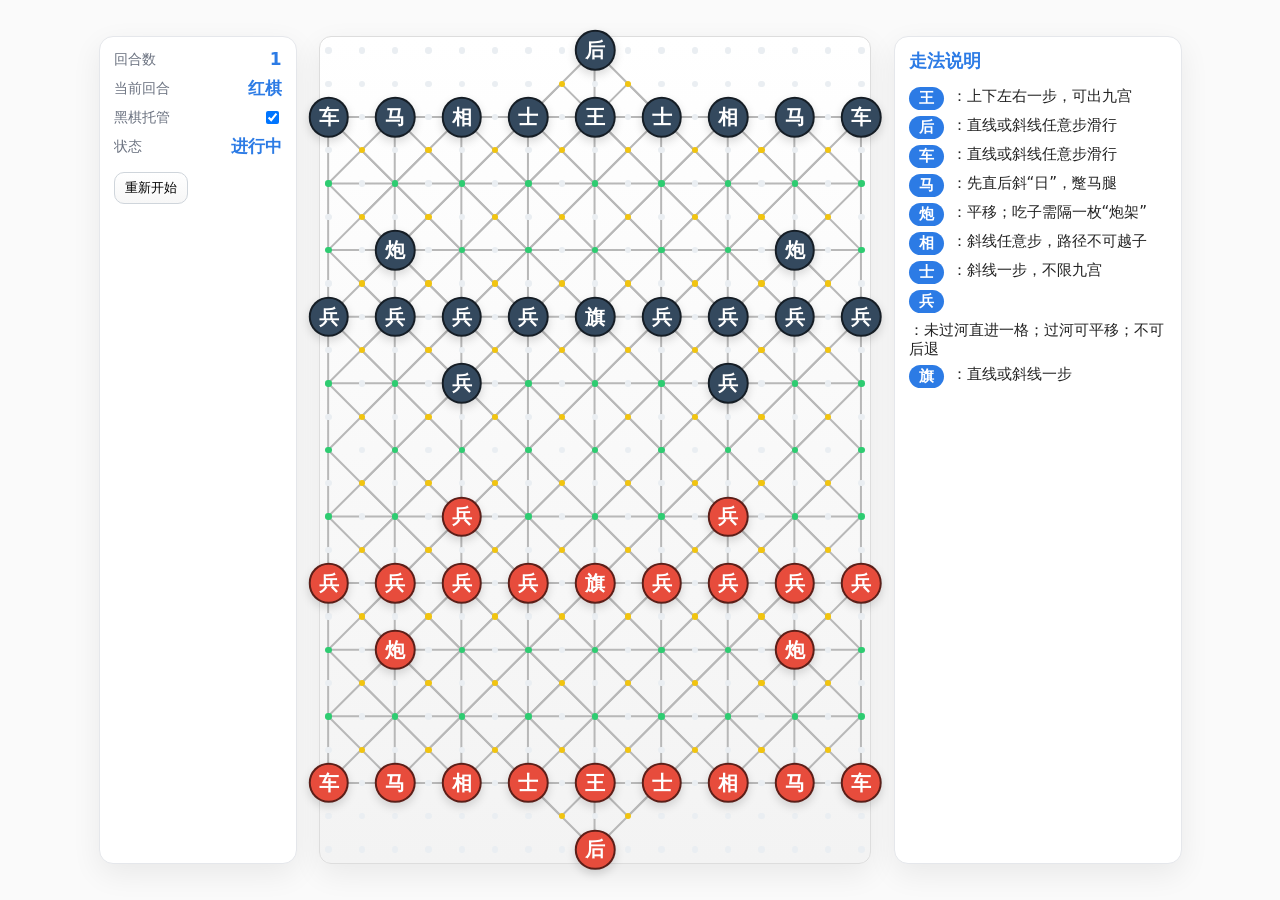
<file: qionghuiyiling/xinxingxiangqi.html>
<!doctype html>
<html lang="zh-CN">
<head>
<meta charset="utf-8">
<meta name="viewport" content="width=device-width, initial-scale=1">
<title>象棋变体 - 棋盘格点</title>
<style>
:root{--dot:clamp(4px,0.7vmin,10px);--gap:clamp(14px,3vmin,40px);--bg:#fafafa;--fg:#222;--invalid:#eaeef2;--valid-odd:#2ecc71;--valid-even:#f1c40f;--link:#b8b8b8;}
*{box-sizing:border-box}
body{margin:0;min-height:100vh;display:flex;align-items:center;justify-content:center;background:var(--bg);color:var(--fg);font-family:system-ui,Segoe UI,Roboto,Helvetica,Arial,sans-serif}
#board{height:92vmin;aspect-ratio:2/3;display:grid;place-content:center;padding:var(--gap);background:linear-gradient(#fff,#f3f3f3);border:1px solid #ddd;border-radius:12px;box-shadow:0 10px 30px rgba(0,0,0,.07)}
#app{display:flex;gap:clamp(12px,2.5vmin,28px);align-items:stretch;padding:clamp(8px,1vmin,12px)}
#sidebar{width:clamp(160px,22vmin,240px);background:#fff;border:1px solid #e5e7eb;border-radius:14px;padding:12px 14px;box-shadow:0 10px 30px rgba(0,0,0,.07);display:flex}
#sidebar .panel{display:flex;flex-direction:column;gap:8px;width:100%}
#sidebar .row{display:flex;justify-content:space-between;align-items:center;font-size:clamp(12px,1.6vmin,15px);white-space:nowrap;overflow:hidden;text-overflow:ellipsis;color:#374151}
#sidebar .row span{color:#6b7280}
#sidebar .row strong{font-size:clamp(13px,1.9vmin,17px);color:#2c7be5}
#sidebar .actions{display:flex;gap:8px;margin-top:6px}
#sidebar button{padding:6px 10px;border:1px solid #cfd5db;border-radius:10px;background:linear-gradient(#fff,#f7f7f7);cursor:pointer}
#guide{width:clamp(260px,32vmin,420px);background:#fff;border:1px solid #e5e7eb;border-radius:14px;padding:12px 14px;box-shadow:0 10px 30px rgba(0,0,0,.07);display:flex}
#guide .panel{display:flex;flex-direction:column;gap:8px;width:100%}
#guide h3{margin:0 0 6px;font-weight:700;color:#2c7be5;font-size:clamp(14px,2.1vmin,18px);white-space:nowrap}
#guide ul{margin:0;padding-left:0;display:flex;flex-direction:column;gap:6px;font-size:clamp(12px,1.7vmin,15px);list-style:none}
#guide ul li{display:flex;align-items:flex-start;gap:8px;white-space:normal;overflow:visible;flex-wrap:wrap}
#guide ul li strong{display:inline-block;padding:2px 10px;border-radius:999px;color:#fff;min-width:2em;text-align:center;background:#2c7be5}
#modal{position:fixed;inset:0;background:rgba(0,0,0,.4);display:none;align-items:center;justify-content:center;z-index:9999}
#modal .box{background:#fff;border-radius:12px;min-width:260px;padding:16px 20px;box-shadow:0 10px 30px rgba(0,0,0,.2);text-align:center}
#modal .box h3{margin:0 0 6px;font-size:18px}
#modal .box p{margin:0 0 12px}
#modal .box .actions{display:flex;justify-content:center;gap:10px}
#modal .box button{padding:6px 12px;border:1px solid #bbb;border-radius:8px;background:#f7f7f7;cursor:pointer}
#grid{display:grid;width:100%;height:100%;gap:var(--gap);position:relative}
.links{position:absolute;inset:0;width:100%;height:100%;pointer-events:none;z-index:0}
.dot{width:var(--dot);height:var(--dot);border-radius:50%;background:var(--fg);justify-self:center;align-self:center}
.dot.invalid{background:var(--invalid)}
.dot.valid-odd{background:var(--valid-odd)}
.dot.valid-even{background:var(--valid-even)}
.dot{position:relative;z-index:1}
.dot.target{box-shadow:0 0 0 6px rgba(46,204,113,.35);outline:2px solid rgba(39,174,96,.8);outline-offset:2px}
.dot.target.capture{box-shadow:0 0 0 6px rgba(231,76,60,.35);outline-color:rgba(231,76,60,.9)}
.pieces{position:absolute;inset:0;z-index:2;pointer-events:none}
.piece{position:absolute;left:0;top:0;transform:translate(-50%,-50%);width:clamp(22px,4.5vmin,44px);height:clamp(22px,4.5vmin,44px);border-radius:50%;display:flex;align-items:center;justify-content:center;font-size:clamp(14px,2.2vmin,24px);font-weight:700;color:#fff;border:2px solid rgba(0,0,0,.6);box-shadow:0 4px 10px rgba(0,0,0,.15);pointer-events:auto}
.piece.red{background:#e74c3c}
.piece.black{background:#34495e}
.piece.selected{box-shadow:0 0 0 4px rgba(39,174,96,.8),0 6px 14px rgba(0,0,0,.25)}
.piece.capture{box-shadow:0 0 0 6px rgba(231,76,60,.85),0 10px 18px rgba(0,0,0,.25)}
</style>
</head>
<body>
<div id="app">
  <aside id="sidebar">
    <div class="panel">
      <div class="row"><span>回合数</span><strong id="roundCount">1</strong></div>
      <div class="row"><span>当前回合</span><strong id="currentPlayer">红棋</strong></div>
      <label class="row"><span>黑棋托管</span><input id="autoBlack" type="checkbox" checked></label>
      <div class="row"><span>状态</span><strong id="statusText">进行中</strong></div>
      <div class="actions"><button id="restartBtn">重新开始</button></div>
    </div>
  </aside>
  <div id="board"><div id="grid"></div></div>
  <aside id="guide">
    <div class="panel">
      <h3>走法说明</h3>
      <ul>
        <li><strong>王</strong>：上下左右一步，可出九宫</li>
        <li><strong>后</strong>：直线或斜线任意步滑行</li>
        <li><strong>车</strong>：直线或斜线任意步滑行</li>
        <li><strong>马</strong>：先直后斜“日”，蹩马腿</li>
        <li><strong>炮</strong>：平移；吃子需隔一枚“炮架”</li>
        <li><strong>相</strong>：斜线任意步，路径不可越子</li>
        <li><strong>士</strong>：斜线一步，不限九宫</li>
        <li><strong>兵</strong>：未过河直进一格；过河可平移；不可后退</li>
        <li><strong>旗</strong>：直线或斜线一步</li>
      </ul>
    </div>
  </aside>
</div>
<div id="modal">
  <div class="box">
    <h3 id="modalTitle">游戏结束</h3>
    <p id="modalText"></p>
    <div class="actions">
      <button id="modalRestart">重新开始</button>
    </div>
  </div>
</div>
<script>
const rows=25, cols=17;
const grid=document.getElementById('grid');
grid.style.gridTemplateColumns=`repeat(${cols}, 1fr)`;
grid.style.gridTemplateRows=`repeat(${rows}, 1fr)`;
const frag=document.createDocumentFragment();
for(let r=1;r<=rows;r++){
  for(let c=1;c<=cols;c++){
    const d=document.createElement('div');
    d.className='dot';
    d.dataset.r=r;
    d.dataset.c=c;
    d.title=`${r},${c}`;
    if(((r+c)%2)===1){d.classList.add('invalid')}
    if(r==1 && (c!= 9)){d.classList.add('invalid')}
    if(r==25 && (c!= 9)){d.classList.add('invalid')}
    if(r==2 && (c!= 8 && c!= 10)){d.classList.add('invalid')}
    if(r==24 && (c!= 8 && c!= 10)){d.classList.add('invalid')}
    if(!d.classList.contains('invalid')){
      if(r%2===1){d.classList.add('valid-odd')}
      else {d.classList.add('valid-even')}
    }
    frag.appendChild(d);
  }
}
grid.appendChild(frag);

const svg=document.createElementNS('http://www.w3.org/2000/svg','svg');
svg.setAttribute('class','links');
grid.prepend(svg);

const piecesLayer=document.createElement('div');
piecesLayer.className='pieces';
grid.prepend(piecesLayer);

const initialPieces=[
  {side:'black',type:'王',r:3,c:9},
  {side:'black',type:'旗',r:9,c:9},  
  {side:'black',type:'后',r:1,c:9},  
  {side:'black',type:'士',r:3,c:7},{side:'black',type:'士',r:3,c:11},
  {side:'black',type:'相',r:3,c:5},{side:'black',type:'相',r:3,c:13}, 
  {side:'black',type:'车',r:3,c:1},{side:'black',type:'车',r:3,c:17},
  {side:'black',type:'马',r:3,c:3},{side:'black',type:'马',r:3,c:15},
  {side:'black',type:'炮',r:7,c:3},{side:'black',type:'炮',r:7,c:15},
  {side:'black',type:'兵',r:9,c:1},
  {side:'black',type:'兵',r:9,c:3},
  {side:'black',type:'兵',r:9,c:5},    
  {side:'black',type:'兵',r:9,c:7},
  {side:'black',type:'兵',r:9,c:11}, 
  {side:'black',type:'兵',r:9,c:13},
  {side:'black',type:'兵',r:9,c:15},
  {side:'black',type:'兵',r:9,c:17},
  {side:'black',type:'兵',r:11,c:5},
  {side:'black',type:'兵',r:11,c:13},
  {side:'red',type:'王',r:23,c:9},
  {side:'red',type:'后',r:25,c:9},    
  {side:'red',type:'士',r:23,c:7},{side:'red',type:'士',r:23,c:11},
  {side:'red',type:'相',r:23,c:5},{side:'red',type:'相',r:23,c:13},  
  {side:'red',type:'车',r:23,c:1},{side:'red',type:'车',r:23,c:17},
  {side:'red',type:'马',r:23,c:3},{side:'red',type:'马',r:23,c:15},
  {side:'red',type:'炮',r:19,c:3},{side:'red',type:'炮',r:19,c:15},
  {side:'red',type:'兵',r:17,c:1},
  {side:'red',type:'兵',r:17,c:3},
  {side:'red',type:'兵',r:17,c:5},    
  {side:'red',type:'兵',r:17,c:7},
  {side:'red',type:'旗',r:17,c:9},
  {side:'red',type:'兵',r:17,c:11},
  {side:'red',type:'兵',r:17,c:13},  
  {side:'red',type:'兵',r:17,c:15},
  {side:'red',type:'兵',r:17,c:17},
  {side:'red',type:'兵',r:15,c:5},
  {side:'red',type:'兵',r:15,c:13},    
];

function isValidCell(r,c){
  if((r+c)%2===1) return false;
  if(r===1||r===25) return c===9;
  if(r===2||r===24) return c===8||c===10;
  return true;
}

const pieces=[];
for(const p of initialPieces){
  if(!isValidCell(p.r,p.c)) continue;
  const el=document.createElement('div');
  el.className=`piece ${p.side}`;
  el.textContent=p.type;
  el.dataset.r=p.r;
  el.dataset.c=p.c;
  el.dataset.side=p.side;
  el.dataset.type=p.type;
  piecesLayer.appendChild(el);
  pieces.push({el,...p});
}

let turn=1;
let currentSide='red';
let autoBlack=true;
let gameOver=false;
let winner=null;
function updateInfo(){
  const rc=document.getElementById('roundCount');
  const cp=document.getElementById('currentPlayer');
  const ab=document.getElementById('autoBlack');
  const st=document.getElementById('statusText');
  if(rc) rc.textContent=String(turn);
  if(cp) cp.textContent=currentSide==='red'?'红棋':'黑棋';
  if(ab) ab.checked=autoBlack;
  if(st) st.textContent=gameOver ? (winner==='red'?'红胜':'黑胜') : '进行中';
}
function showGameOver(){
  const modal=document.getElementById('modal');
  const text=document.getElementById('modalText');
  if(text) text.textContent=winner==='red'?'红方胜利':'黑方胜利';
  if(modal) modal.style.display='flex';
}
const autoBlackInput=document.getElementById('autoBlack');
if(autoBlackInput){autoBlackInput.addEventListener('change',e=>{autoBlack=e.target.checked;updateInfo();maybeAutoBlack();});}
const restartBtn=document.getElementById('restartBtn');
if(restartBtn){restartBtn.addEventListener('click',()=>{resetGame();});}
const modalRestart=document.getElementById('modalRestart');
if(modalRestart){modalRestart.addEventListener('click',()=>{document.getElementById('modal').style.display='none';resetGame();});}
function resetGame(){
  gameOver=false;winner=null;turn=1;currentSide='red';
  piecesLayer.innerHTML='';
  pieces.length=0;
  for(const p of initialPieces){
    if(!isValidCell(p.r,p.c)) continue;
    const el=document.createElement('div');
    el.className=`piece ${p.side}`;
    el.textContent=p.type;
    el.dataset.r=p.r;
    el.dataset.c=p.c;
    el.dataset.side=p.side;
    el.dataset.type=p.type;
    piecesLayer.appendChild(el);
    const obj={el,...p};
    pieces.push(obj);
    el.addEventListener('click',e=>{
      e.stopPropagation();
      if(gameOver) return;
      if(selectedPiece && selectedPiece!==el){
        const sel=pieces.find(x=>x.el===selectedPiece);
        if(sel && sel.side!==obj.side){
          const dot=grid.querySelector(`.dot[data-r="${obj.r}"][data-c="${obj.c}"]`);
          if(dot && dot.classList.contains('target')){
            movePiece(sel,obj.r,obj.c);
            return;
          }
        }
      }
      if(obj.side!==currentSide) return;
      selectPiece(el);
      showTargets(obj);
    });
  }
  clearTargets();
  updateInfo();
  raf();
}

let selectedPiece=null;
function selectPiece(el){
  if(selectedPiece===el){el.classList.remove('selected');selectedPiece=null;clearTargets();return;}
  if(selectedPiece){selectedPiece.classList.remove('selected')}
  selectedPiece=el;
  el.classList.add('selected');
}
function clearTargets(){
  for(const t of grid.querySelectorAll('.dot.target')) t.classList.remove('target','capture');
  for(const p of pieces){p.el.classList.remove('capture')}
}
function occupyMap(){
  const m=new Map();
  for(const p of pieces){m.set(`${p.r},${p.c}`,p)}
  return m;
}
function inBounds(r,c){return r>=1&&r<=rows&&c>=1&&c<=cols}
function isEdgeAllowed(r,c,dr,dc){
  if(dr===0&&dc===2){
    if(r%2===0) return false;
    if(r===13) return false;
  }
  if(dr===2&&dc===0){
    if(c%2===0) return false;
  }
  return true;
}
function neighbors(r,c){
  const res=[];
  const deltas=[[2,0],[0,2],[2,2],[2,-2]];
  for(const [dr,dc] of deltas){
    const r2=r+dr,c2=c+dc;
    if(!inBounds(r2,c2)) continue;
    if(!isValidCell(r2,c2)) continue;
    if(!isEdgeAllowed(r,c,dr,dc)) continue;
    res.push([r2,c2]);
  }
  return res;
}
// 车：沿连线的直线或对角线滑行，遇己方阻挡停，遇敌方可作为终点
function rookTargets(occ,r,c,side){
  const res=[];
  const dirs=[[2,0],[-2,0],[0,2],[0,-2],[2,2],[2,-2],[-2,2],[-2,-2]];
  for(const [dr0,dc0] of dirs){
    let cr=r, cc=c;
    for(;;){
      const nr=cr+dr0, nc=cc+dc0;
      if(!inBounds(nr,nc)) break;
      if(!isValidCell(nr,nc)) break;
      const adr=Math.abs(dr0), adc=Math.abs(dc0);
      if(!isEdgeAllowed(cr,cc,adr,adc)) break;
      const other=occ.get(`${nr},${nc}`);
      if(!other){
        res.push([nr,nc]);
        cr=nr; cc=nc;
        continue;
      }
      if(other.side!==side){
        res.push([nr,nc]);
      }
      break;
    }
  }
  return res;
}
// 马：先直后斜的“日”，直行一步若被占则该方向不可走（蹩马腿）
function horseTargets(occ,r,c,side){
  const res=[];
  const dirs=[[2,0],[-2,0],[0,2],[0,-2]];
  for(const [dr1,dc1] of dirs){
    const r1=r+dr1, c1=c+dc1;
    if(!inBounds(r1,c1)) continue;
    if(!isValidCell(r1,c1)) continue;
    const adr=Math.abs(dr1), adc=Math.abs(dc1);
    if(!isEdgeAllowed(r,c,adr,adc)) continue;
    if(occ.get(`${r1},${c1}`)) continue;
    if(dr1!==0){
      for(const dc2 of [2,-2]){
        const r2=r1+Math.sign(dr1)*2, c2=c1+dc2;
        if(!inBounds(r2,c2)) continue;
        if(!isValidCell(r2,c2)) continue;
        const o=occ.get(`${r2},${c2}`);
        if(o && o.side===side) continue;
        res.push([r2,c2]);
      }
    }else{
      for(const dr2 of [2,-2]){
        const r2=r1+dr2, c2=c1+Math.sign(dc1)*2;
        if(!inBounds(r2,c2)) continue;
        if(!isValidCell(r2,c2)) continue;
        const o=occ.get(`${r2},${c2}`);
        if(o && o.side===side) continue;
        res.push([r2,c2]);
      }
    }
  }
  return res;
}
// 炮：直线移动；无阻时平走，吃子需隔恰好一枚“炮架”，落在第一枚敌子上
function cannonTargets(occ,r,c,side){
  const res=[];
  const dirs=[[2,0],[-2,0],[0,2],[0,-2]];
  for(const [dr0,dc0] of dirs){
    let cr=r, cc=c, blocked=false;
    for(;;){
      const nr=cr+dr0, nc=cc+dc0;
      if(!inBounds(nr,nc)) break;
      if(!isValidCell(nr,nc)) break;
      const adr=Math.abs(dr0), adc=Math.abs(dc0);
      if(!isEdgeAllowed(cr,cc,adr,adc)) break;
      const other=occ.get(`${nr},${nc}`);
      if(!blocked){
        if(!other){
          res.push([nr,nc]);
          cr=nr; cc=nc;
          continue;
        }else{
          blocked=true;
          cr=nr; cc=nc;
          continue;
        }
      }else{
        if(!other){
          cr=nr; cc=nc;
          continue;
        }else{
          if(other.side!==side) res.push([nr,nc]);
          break;
        }
      }
    }
  }
  return res;
}
// 兵：未过河仅直进一格；过河可直进或左右平移一格；不可后退
function soldierTargets(occ,r,c,side){
  const res=[];
  const forward = side==='black' ? 2 : -2;
  const dirs=[];
  dirs.push([forward,0]);
  if(side==='black' ? r>13 : r<13){
    dirs.push([0,2],[0,-2]);
  }
  for(const [dr,dc] of dirs){
    const r2=r+dr,c2=c+dc;
    if(!inBounds(r2,c2)) continue;
    if(!isValidCell(r2,c2)) continue;
    if(!isEdgeAllowed(r,c,Math.abs(dr),Math.abs(dc))) continue;
    const o=occ.get(`${r2},${c2}`);
    if(o && o.side===side) continue;
    res.push([r2,c2]);
  }
  return res;
}
// 士：斜线一步，不限九宫
function advisorTargets(occ,r,c,side){
  const res=[];
  const dirs=[[2,2],[2,-2],[-2,2],[-2,-2]];
  for(const [dr,dc] of dirs){
    const r2=r+dr,c2=c+dc;
    if(!inBounds(r2,c2)) continue;
    if(!isValidCell(r2,c2)) continue;
    if(!isEdgeAllowed(r,c,2,2)) continue;
    const o=occ.get(`${r2},${c2}`);
    if(o && o.side===side) continue;
    res.push([r2,c2]);
  }
  return res;
}
// 相：沿对角线任意步滑行，路径不可被阻挡
function elephantTargets(occ,r,c,side){
  const res=[];
  const dirs=[[2,2],[2,-2],[-2,2],[-2,-2]];
  for(const [dr,dc] of dirs){
    let cr=r, cc=c;
    for(;;){
      const nr=cr+dr, nc=cc+dc;
      if(!inBounds(nr,nc)) break;
      if(!isValidCell(nr,nc)) break;
      if(!isEdgeAllowed(cr,cc,2,2)) break;
      const other=occ.get(`${nr},${nc}`);
      if(!other){
        res.push([nr,nc]);
        cr=nr; cc=nc;
        continue;
      }
      if(other.side!==side){
        res.push([nr,nc]);
      }
      break;
    }
  }
  return res;
}
// 王：上下左右一步，可出九宫
function kingTargets(occ,r,c,side){
  const res=[];
  const dirs=[[2,0],[-2,0],[0,2],[0,-2]];
  for(const [dr,dc] of dirs){
    const r2=r+dr,c2=c+dc;
    if(!inBounds(r2,c2)) continue;
    if(!isValidCell(r2,c2)) continue;
    if(!isEdgeAllowed(r,c,Math.abs(dr),Math.abs(dc))) continue;
    const o=occ.get(`${r2},${c2}`);
    if(o && o.side===side) continue;
    res.push([r2,c2]);
  }
  return res;
}
function queenTargets(occ,r,c,side){
  return rookTargets(occ,r,c,side);
}
function flagTargets(occ,r,c,side){
  const res=[];
  const dirs=[[2,0],[-2,0],[0,2],[0,-2],[2,2],[2,-2],[-2,2],[-2,-2]];
  for(const [dr,dc] of dirs){
    const r2=r+dr,c2=c+dc;
    if(!inBounds(r2,c2)) continue;
    if(!isValidCell(r2,c2)) continue;
    if(!isEdgeAllowed(r,c,Math.abs(dr),Math.abs(dc))) continue;
    const o=occ.get(`${r2},${c2}`);
    if(o && o.side===side) continue;
    res.push([r2,c2]);
  }
  return res;
}
function showTargets(piece){
  clearTargets();
  const occ=occupyMap();
  let cells;
  if(piece.type==='车') cells=rookTargets(occ,piece.r,piece.c,piece.side);
  else if(piece.type==='马') cells=horseTargets(occ,piece.r,piece.c,piece.side);
  else if(piece.type==='炮') cells=cannonTargets(occ,piece.r,piece.c,piece.side);
  else if(piece.type==='兵') cells=soldierTargets(occ,piece.r,piece.c,piece.side);
  else if(piece.type==='士') cells=advisorTargets(occ,piece.r,piece.c,piece.side);
  else if(piece.type==='相') cells=elephantTargets(occ,piece.r,piece.c,piece.side);
  else if(piece.type==='王') cells=kingTargets(occ,piece.r,piece.c,piece.side);
  else if(piece.type==='后') cells=queenTargets(occ,piece.r,piece.c,piece.side);
  else if(piece.type==='旗') cells=flagTargets(occ,piece.r,piece.c,piece.side);
  else cells=neighbors(piece.r,piece.c);
  for(const [r2,c2] of cells){
    const other=occ.get(`${r2},${c2}`);
    if(other && other.side===piece.side) continue;
    const dot=grid.querySelector(`.dot[data-r="${r2}"][data-c="${c2}"]`);
    if(dot){
      dot.classList.add('target');
      if(other && other.side!==piece.side){
        dot.classList.add('capture');
        other.el.classList.add('capture');
      }
    }
  }
}
function movePiece(piece,r2,c2){
  const occ=occupyMap();
  const target=occ.get(`${r2},${c2}`);
  if(target && target.side!==piece.side){
    target.el.remove();
    const idx=pieces.indexOf(target);
    if(idx>-1) pieces.splice(idx,1);
  }
  piece.r=r2; piece.c=c2;
  piece.el.dataset.r=r2; piece.el.dataset.c=c2;
  clearTargets();
  if(selectedPiece){selectedPiece.classList.remove('selected');selectedPiece=null;}
  raf();
}
for(const p of pieces){
  p.el.addEventListener('click',e=>{
    e.stopPropagation();
    if(gameOver) return;
    if(selectedPiece && selectedPiece!==p.el){
      const sel=pieces.find(x=>x.el===selectedPiece);
      if(sel && sel.side!==p.side){
        const dot=grid.querySelector(`.dot[data-r="${p.r}"][data-c="${p.c}"]`);
        if(dot && dot.classList.contains('target')){
          movePiece(sel,p.r,p.c);
          return;
        }
      }
    }
    if(p.side!==currentSide) return;
    selectPiece(p.el);
    showTargets(p);
  });
}
grid.addEventListener('click',e=>{
  if(gameOver) return;
  if(!selectedPiece){
    clearTargets();
    return;
  }
  const rect=grid.getBoundingClientRect();
  const tx=e.clientX, ty=e.clientY;
  const targets=[...grid.querySelectorAll('.dot.target')];
  let best=null, bestD=Infinity;
  for(const d of targets){
    const b=d.getBoundingClientRect();
    const cx=b.left+b.width/2, cy=b.top+b.height/2;
    const dx=cx-tx, dy=cy-ty;
    const dist=Math.hypot(dx,dy);
    if(dist<bestD){bestD=dist;best=d;}
  }
  const snapRadius=Math.max(24, Math.min(rect.width,rect.height)*0.04);
  let t=null;
  if(best && bestD<=snapRadius){t=best;}
  else { t=e.target.closest('.dot.target'); }
  if(!t){
    selectedPiece.classList.remove('selected');selectedPiece=null;clearTargets();
    return;
  }
  const piece=pieces.find(x=>x.el===selectedPiece);
  if(!piece) return;
  const r2=+t.dataset.r,c2=+t.dataset.c;
  movePiece(piece,r2,c2);
});

function draw(){
  const rect=grid.getBoundingClientRect();
  const w=Math.round(rect.width);
  const h=Math.round(rect.height);
  svg.setAttribute('viewBox',`0 0 ${w} ${h}`);
  svg.setAttribute('width',w);
  svg.setAttribute('height',h);
  while(svg.firstChild) svg.removeChild(svg.firstChild);
  const pts=[];
  const dots=[...grid.querySelectorAll('.dot:not(.invalid)')];
  for(const d of dots){
    const r=+d.dataset.r,c=+d.dataset.c;
    const b=d.getBoundingClientRect();
    const x=b.left-rect.left+b.width/2;
    const y=b.top-rect.top+b.height/2;
    pts.push({r,c,x,y});
  }
  const map=new Map(pts.map(p=>[`${p.r},${p.c}`,p]));
  const deltas=[[2,0],[0,2],[2,2],[2,-2]];
  for(const p of pts){
    for(const [dr,dc] of deltas){
      if(dr===0&&dc===2&&p.r%2===0) continue;
      if(dr===0&&dc===2&&p.r===13) continue;
      if(dr===2&&dc===0&&p.c%2===0) continue;
      const q=map.get(`${p.r+dr},${p.c+dc}`);
      if(!q) continue;
      const line=document.createElementNS('http://www.w3.org/2000/svg','line');
      line.setAttribute('x1',p.x);
      line.setAttribute('y1',p.y);
      line.setAttribute('x2',q.x);
      line.setAttribute('y2',q.y);
      line.setAttribute('stroke','var(--link)');
      line.setAttribute('stroke-width','2');
      line.setAttribute('stroke-linecap','round');
      svg.appendChild(line);
    }
  }
  for(const piece of pieces){
    const c=map.get(`${piece.r},${piece.c}`);
    if(!c) continue;
    piece.el.style.left=`${c.x}px`;
    piece.el.style.top=`${c.y}px`;
  }
}

const raf=()=>requestAnimationFrame(()=>requestAnimationFrame(draw));
window.addEventListener('resize',raf);
function advanceTurn(){currentSide=currentSide==='red'?'black':'red';turn++;updateInfo();}
function movePiece(piece,r2,c2){
  const occ=occupyMap();
  const target=occ.get(`${r2},${c2}`);
  if(target && target.side!==piece.side){
    if(target.type==='王'){
      target.el.remove();
      const idxK=pieces.indexOf(target);
      if(idxK>-1) pieces.splice(idxK,1);
      piece.r=r2; piece.c=c2;
      piece.el.dataset.r=r2; piece.el.dataset.c=c2;
      clearTargets();
      if(selectedPiece){selectedPiece.classList.remove('selected');selectedPiece=null;}
      winner=piece.side;gameOver=true;
      updateInfo();
      raf();
      showGameOver();
      return;
    }
    target.el.remove();
    const idx=pieces.indexOf(target);
    if(idx>-1) pieces.splice(idx,1);
  }
  piece.r=r2; piece.c=c2;
  piece.el.dataset.r=r2; piece.el.dataset.c=c2;
  clearTargets();
  if(selectedPiece){selectedPiece.classList.remove('selected');selectedPiece=null;}
  advanceTurn();
  raf();
  maybeAutoBlack();
}
updateInfo();
raf();
</script>
<script>
function occFromState(state){
  const m=new Map();
  for(const p of state){m.set(`${p.r},${p.c}`,p)}
  return m;
}
function cloneState(){
  return pieces.map(p=>({side:p.side,type:p.type,r:p.r,c:p.c}));
}
function getTargetsByType(occ,p){
  if(p.type==='车') return rookTargets(occ,p.r,p.c,p.side);
  if(p.type==='马') return horseTargets(occ,p.r,p.c,p.side);
  if(p.type==='炮') return cannonTargets(occ,p.r,p.c,p.side);
  if(p.type==='兵') return soldierTargets(occ,p.r,p.c,p.side);
  if(p.type==='士') return advisorTargets(occ,p.r,p.c,p.side);
  if(p.type==='相') return elephantTargets(occ,p.r,p.c,p.side);
  if(p.type==='王') return kingTargets(occ,p.r,p.c,p.side);
  if(p.type==='后') return queenTargets(occ,p.r,p.c,p.side);
  if(p.type==='旗') return flagTargets(occ,p.r,p.c,p.side);
  const cells=neighbors(p.r,p.c);
  const res=[];for(const [r2,c2] of cells){const o=occ.get(`${r2},${c2}`);if(!o||o.side!==p.side)res.push([r2,c2])}
  return res;
}
function generateMovesFor(side,state){
  const occ=occFromState(state);
  const moves=[];
  for(let i=0;i<state.length;i++){
    const p=state[i];
    if(p.side!==side) continue;
    const cells=getTargetsByType(occ,p);
    for(const [r2,c2] of cells){
      const target=occ.get(`${r2},${c2}`);
      moves.push({i,from:{r:p.r,c:p.c},to:{r:r2,c:c2},capture:!!target});
    }
  }
  return moves;
}
function applyMoveState(state,move){
  const ns=state.map(o=>({side:o.side,type:o.type,r:o.r,c:o.c}));
  const mover=ns[move.i];
  const capturedIndex=ns.findIndex(q=>q.r===move.to.r&&q.c===move.to.c);
  if(capturedIndex>-1) ns.splice(capturedIndex,1);
  mover.r=move.to.r;mover.c=move.to.c;
  return ns;
}
function pieceValue(t){
  if(t==='王') return 10000;
  if(t==='车') return 600;
  if(t==='炮') return 550;
  if(t==='马') return 400;
  if(t==='相') return 220;
  if(t==='士') return 200;
  if(t==='兵') return 120;
  if(t==='后') return 900;
  if(t==='旗') return 150;
  return 100;
}
function evaluate(state){
  let s=0;
  for(const p of state){
    const v=pieceValue(p.type);
    s += (p.side==='black'? v : -v);
  }
  return s;
}
function minimax(state,depth,side,alpha,beta){
  if(depth===0) return {score:evaluate(state)};
  const moves=generateMovesFor(side,state);
  if(moves.length===0) return {score:evaluate(state)};
  const maximizing = side==='black';
  let best = maximizing? -Infinity : Infinity;
  let bestMove=null;
  for(const mv of moves){
    const next=applyMoveState(state,mv);
    const child=minimax(next,depth-1, side==='black'?'red':'black', alpha,beta);
    const score=child.score;
    if(maximizing){
      if(score>best){best=score;bestMove=mv;}
      alpha=Math.max(alpha,best);
      if(beta<=alpha) break;
    }else{
      if(score<best){best=score;bestMove=mv;}
      beta=Math.min(beta,best);
      if(beta<=alpha) break;
    }
  }
  return {score:best, move:bestMove};
}
function aiPickMove(depth=3){
  const state=cloneState();
  const res=minimax(state,depth,'black',-Infinity,Infinity);
  return res.move||null;
}
function maybeAutoBlack(){
  if(!autoBlack) return;
  if(gameOver) return;
  if(currentSide!=='black') return;
  setTimeout(()=>{
    const mv=aiPickMove(3);
    if(!mv) return;
    const piece=pieces.find(p=>p.side==='black'&&p.r===mv.from.r&&p.c===mv.from.c);
    if(!piece) return;
    movePiece(piece,mv.to.r,mv.to.c);
  },50);
}
</script>
</body>
</html>
</file>
<file: styles.css>
@font-face {
  font-family: Inter;
  src: local("Inter"), local("Segoe UI"), local("Helvetica Neue"), local("PingFang SC");
}

* {
  box-sizing: border-box;
}

html, body {
  height: 100%;
}

body {
  margin: 0;
  font-family: Inter, system-ui, -apple-system, "Segoe UI", "Noto Sans", "PingFang SC", "Hiragino Sans GB", "Microsoft YaHei", Arial, sans-serif;
  color: #111827;
  background: #f9fafb;
}

.container {
  max-width: 1100px;
  margin: 0 auto;
  padding: 16px;
}

.site-header {
  position: sticky;
  top: 0;
  z-index: 10;
  background: #ffffffcc;
  backdrop-filter: saturate(1.2) blur(8px);
  border-bottom: 1px solid #e5e7eb;
}

.header-container {
  display: flex;
  align-items: center;
  justify-content: space-between;
  gap: 12px;
}

.logo {
  margin: 0;
  font-size: 22px;
  letter-spacing: 0.5px;
}

.filters {
  display: flex;
  flex-wrap: wrap;
  gap: 8px;
}

.filter-btn {
  appearance: none;
  border: 1px solid #e5e7eb;
  background: #fff;
  color: #111827;
  padding: 8px 12px;
  border-radius: 10px;
  cursor: pointer;
  font-size: 14px;
  transition: 0.2s;
}

.filter-btn:hover {
  border-color: #c7cdd3;
  background: #f8fafc;
}

.filter-btn.active {
  background: #111827;
  color: #fff;
  border-color: #111827;
}

.grid {
  display: grid;
  grid-template-columns: repeat(12, 1fr);
  gap: 16px;
  padding: 20px 0;
}

.card {
  grid-column: span 4;
  background: #fff;
  border: 1px solid #e5e7eb;
  border-radius: 14px;
  overflow: hidden;
  box-shadow: 0 2px 8px rgba(0, 0, 0, 0.04);
  display: flex;
  flex-direction: column;
}

.media {
  width: 100%;
  aspect-ratio: 16/9;
  background: #eef2f7;
  display: block;
  object-fit: cover;
}

.media-box {
  width: 100%;
}

.media-text {
  width: 100%;
  aspect-ratio: 16/9;
  display: flex;
  align-items: center;
  justify-content: center;
  background: #eef2f7;
  color: #374151;
  font-weight: 600;
}

.content {
  padding: 14px 14px 12px;
  display: flex;
  flex-direction: column;
  gap: 8px;
  flex: 1;
}

.title {
  font-size: 18px;
  margin: 0;
}

.desc {
  margin: 0;
  color: #4b5563;
  line-height: 1.5;
  font-size: 14px;
}

.meta {
  display: flex;
  align-items: center;
  justify-content: space-between;
  gap: 8px;
  margin-top: auto;
}

.tags {
  display: flex;
  gap: 6px;
  flex-wrap: wrap;
}

.tag {
  font-size: 12px;
  padding: 4px 8px;
  border-radius: 999px;
  background: #f3f4f6;
  color: #374151;
  border: 1px solid #e5e7eb;
}

.start-btn {
  appearance: none;
  border: 0;
  background: #0ea5e9;
  color: #fff;
  padding: 10px 14px;
  border-radius: 10px;
  cursor: pointer;
  font-size: 14px;
  text-decoration: none;
  display: inline-flex;
  align-items: center;
  gap: 8px;
}

.start-btn:hover {
  background: #0284c7;
}

@media (max-width: 900px) {
  .card {
    grid-column: span 12;
  }
}

@media (min-width: 901px) and (max-width: 1200px) {
  .card {
    grid-column: span 6;
  }
}

@media (max-width: 600px) {
  .filters {
    gap: 6px;
  }
  
  .filter-btn {
    padding: 6px 10px;
  }
}

.game-layout {
  display: flex;
  gap: 16px;
  padding: 20px 0;
}

.sidebar {
  width: 220px;
  background: #fff;
  border: 1px solid #e5e7eb;
  border-radius: 12px;
  padding: 12px;
  align-self: flex-start;
}

.info-title {
  font-size: 16px;
  margin: 0 0 6px;
}

.stat {
  display: flex;
  align-items: center;
  justify-content: space-between;
  padding: 10px 0;
  border-top: 1px solid #f3f4f6;
}

.switch {
  display: flex;
  align-items: center;
  gap: 8px;
  cursor: pointer;
}

.board-wrap {
  flex: 1;
  display: flex;
  justify-content: center;
}

.board {
  width: min(680px, 100%);
  aspect-ratio: 1/1;
  background: #fef3c7;
  border: 1px solid #9a3412;
  position: relative;
  display: grid;
  grid-template-columns: repeat(15, 1fr);
  grid-template-rows: repeat(15, 1fr);
}

.cell {
  border: 1px solid rgba(146, 64, 14, 0.4);
  position: relative;
}

.stone {
  width: 80%;
  height: 80%;
  border-radius: 50%;
  position: absolute;
  top: 50%;
  left: 50%;
  transform: translate(-50%, -50%);
  box-shadow: inset 0 2px 6px rgba(0, 0, 0, 0.2);
}

.stone.black {
  background: #111827;
}

.stone.white {
  background: #f9fafb;
  border: 1px solid #cbd5e1;
}
</file>
<file: diguoweiqi/style.css>
* {
  margin: 0;
  padding: 0;
  box-sizing: border-box;
}

:root {
  --bg-dark: #241f19;
  --ink: #f3e9d8;
  --ink-dim: #c9b89a;
  --accent: #e8b04b;
  --side-l: 224px;                 /* 左侧说明栏宽度 */
  --side-r: 196px;                 /* 右侧信息栏宽度 */
}

html, body {
  height: 100%;
}

body {
  font-family: "PingFang SC", "Microsoft YaHei", "Segoe UI", sans-serif;
  color: var(--ink);
  background:
    radial-gradient(1200px 600px at 50% -10%, #3a2f22 0%, transparent 60%),
    var(--bg-dark);
  height: 100dvh;
  overflow: hidden;                 /* 一屏显示，禁止滚动 */
  display: flex;
  justify-content: center;
  align-items: center;
  padding: 12px;
  -webkit-tap-highlight-color: transparent;
}

/* ---------- 三栏布局：信息 | 棋盘 | 信息 ---------- */
.app {
  width: 100%;
  height: 100%;
  display: flex;
  flex-direction: row;
  align-items: center;
  justify-content: center;
  gap: 16px;
}

.side {
  flex: 0 0 auto;
  display: flex;
  flex-direction: column;
  gap: 12px;
  justify-content: center;
  max-height: 100%;
}

.side-left {
  width: var(--side-l);
  justify-content: flex-start;
  overflow-y: auto;
  padding-right: 2px;
  scrollbar-width: thin;
}

.side-right {
  width: var(--side-r);
}

.title {
  font-size: 22px;
  letter-spacing: 4px;
  font-weight: 700;
  line-height: 1.3;
  color: var(--accent);
  text-shadow: 0 2px 8px rgba(0, 0, 0, 0.5);
}

/* ---------- 游戏说明 ---------- */
.how-panel {
  font-size: 11.5px;
}
.how-list {
  list-style: none;
  display: flex;
  flex-direction: column;
  gap: 6px;
}
.how-list li {
  position: relative;
  padding-left: 12px;
  line-height: 1.6;
  color: var(--ink-dim);
}
.how-list li::before {
  content: "";
  position: absolute;
  left: 0;
  top: 0.62em;
  width: 5px;
  height: 5px;
  border-radius: 50%;
  background: var(--accent);
  opacity: 0.75;
}
.how-list b {
  color: var(--ink);
  font-weight: 600;
}

/* ---------- 状态栏 ---------- */
.statusbar {
  display: flex;
  flex-direction: column;
  align-items: flex-start;
  gap: 6px;
  padding: 10px 14px;
  background: rgba(255, 255, 255, 0.06);
  border: 1px solid rgba(255, 255, 255, 0.08);
  border-radius: 12px;
}

.turn {
  display: flex;
  align-items: center;
  gap: 9px;
  font-size: 16px;
  font-weight: 600;
}

.turn-stone {
  width: 20px;
  height: 20px;
  border-radius: 50%;
  display: inline-block;
  transition: background 0.9s ease;
}

.turn-stone.black {
  background: radial-gradient(circle at 32% 30%, #6a6a6a, #1a1a1a 55%, #000);
  box-shadow: 0 2px 5px rgba(0, 0, 0, 0.6);
}

.turn-stone.red {
  background: radial-gradient(circle at 32% 30%, #ff8a7a, #d9342b 55%, #8b1a14);
  box-shadow: 0 2px 5px rgba(0, 0, 0, 0.5);
}

.moves {
  font-size: 13px;
  color: var(--ink-dim);
}

.moves strong {
  color: var(--accent);
  font-size: 16px;
}

.pool-info {
  font-size: 12.5px;
  color: var(--ink-dim);
  border-top: 1px solid rgba(255, 255, 255, 0.08);
  padding-top: 6px;
  width: 100%;
}
.pool-title {
  margin-bottom: 5px;
}
.pool-title strong {
  color: #6fc3ff;
  font-size: 14px;
}
.pool-title .pool-sep {
  margin: 0 2px;
  color: #7a6f5c;
}
.pool-grid {
  display: grid;
  grid-template-columns: 1fr 1fr;
  gap: 3px 8px;
}
.pcell {
  display: flex;
  align-items: center;
  gap: 3px;
  font-style: normal;
  font-size: 12px;
  color: var(--ink-dim);
}
.pcell .p-emoji {
  font-style: normal;
  font-size: 13px;
  width: 17px;
  text-align: center;
}
.pcell .p-drawn {
  color: #6fc3ff;
  font-weight: 700;
  min-width: 12px;
  text-align: right;
}
.pcell .p-sep {
  color: #7a6f5c;
}
.pcell .p-total {
  font-style: normal;
  color: #8d8169;
}

/* ---------- 棋盘 ----------
   边长取「视口高 - 边距」与「视口宽 - 两侧栏」的较小值，尽量铺满 */
.board-frame {
  position: relative;
  width: min(calc(100dvh - 24px), calc(100vw - var(--side-l) - var(--side-r) - 92px));
  flex: 0 0 auto;
  padding: 10px;
  border-radius: 14px;
  background: linear-gradient(145deg, #5a5f66, #3f434a);
  box-shadow:
    0 10px 26px rgba(0, 0, 0, 0.55),
    inset 0 1px 0 rgba(255, 255, 255, 0.14);
}

/* ---------- 对局结果覆盖层 ---------- */
.result-overlay {
  position: absolute;
  inset: 10px;
  border-radius: 6px;
  background: rgba(20, 16, 11, 0.78);
  backdrop-filter: blur(3px);
  display: flex;
  align-items: center;
  justify-content: center;
  opacity: 0;
  visibility: hidden;
  pointer-events: none;
  transition: opacity 0.35s ease;
  z-index: 5;
}
.result-overlay.show {
  opacity: 1;
  visibility: visible;
  pointer-events: auto;
}
.result-card {
  display: flex;
  flex-direction: column;
  align-items: center;
  gap: 10px;
  padding: 22px 34px;
  border-radius: 16px;
  background: rgba(42, 34, 24, 0.92);
  border: 1px solid rgba(232, 176, 75, 0.35);
  box-shadow: 0 14px 40px rgba(0, 0, 0, 0.55);
  animation: resultPop 0.4s cubic-bezier(0.2, 1.2, 0.35, 1);
}
@keyframes resultPop {
  from { transform: scale(0.8); opacity: 0; }
  to   { transform: scale(1); opacity: 1; }
}
.result-emoji {
  font-size: 52px;
  line-height: 1;
}
.result-title {
  font-size: 26px;
  font-weight: 700;
  letter-spacing: 4px;
  color: var(--accent);
}
.result-title.win-black { color: #d8d8d8; }
.result-title.win-red { color: #ff6b5e; }
.result-score {
  display: flex;
  align-items: center;
  gap: 12px;
  font-size: 30px;
  font-weight: 700;
}
.result-score .rs-b { color: #d8d8d8; }
.result-score .rs-w { color: #ff6b5e; }
.result-score i { font-style: normal; color: var(--ink-dim); font-size: 20px; }
.result-reason {
  font-size: 13px;
  color: var(--ink-dim);
}
#resultReset {
  margin-top: 6px;
  padding: 9px 30px;
  font-size: 14px;
  font-weight: 600;
  letter-spacing: 3px;
  color: #2a1f10;
  background: linear-gradient(145deg, #f2c261, #d99a35);
  border: none;
  border-radius: 999px;
  cursor: pointer;
  box-shadow: 0 6px 16px rgba(217, 154, 53, 0.35);
  transition: transform 0.12s ease;
}
#resultReset:hover { transform: translateY(-1px); }
#resultReset:active { transform: translateY(1px); }

#board {
  display: block;
  width: 100%;
  aspect-ratio: 1 / 1;
  border-radius: 6px;
  cursor: pointer;
  touch-action: none;
}

/* ---------- 行囊 ---------- */
.panel {
  background: rgba(255, 255, 255, 0.06);
  border: 1px solid rgba(255, 255, 255, 0.08);
  border-radius: 12px;
  padding: 10px 12px;
}

.panel h2 {
  display: flex;
  align-items: center;
  flex-wrap: wrap;
  gap: 7px;
  font-size: 13px;
  font-weight: 600;
  color: var(--ink-dim);
  margin-bottom: 8px;
}

.score-tag, .cap-tag {
  font-size: 11px;
  font-weight: 500;
  color: var(--ink);
  background: rgba(0, 0, 0, 0.28);
  border: 1px solid rgba(255, 255, 255, 0.08);
  border-radius: 999px;
  padding: 1px 7px;
  margin-left: auto;
}
.cap-tag { margin-left: 0; }

.score-tag strong, .cap-tag strong {
  color: var(--accent);
  font-size: 13px;
  margin-left: 2px;
}

.mini-stone {
  width: 13px;
  height: 13px;
  border-radius: 50%;
  display: inline-block;
}

.mini-stone.black {
  background: radial-gradient(circle at 32% 30%, #6a6a6a, #000);
}

.mini-stone.red {
  background: radial-gradient(circle at 32% 30%, #ff8a7a, #8b1a14);
}

.bag {
  display: flex;
  flex-wrap: wrap;
  gap: 5px;
}

.chip {
  display: inline-flex;
  align-items: center;
  gap: 3px;
  min-width: 42px;
  justify-content: center;
  padding: 3px 7px;
  border-radius: 999px;
  background: rgba(0, 0, 0, 0.28);
  border: 1px solid rgba(255, 255, 255, 0.08);
  font-size: 15px;
  line-height: 1;
}

.chip .chip-count {
  font-size: 12px;
  font-weight: 700;
  color: var(--accent);
  font-style: normal;
  min-width: 10px;
  text-align: right;
}

.chip.empty .chip-count {
  color: #6f6555;
}

/* 俘虏条目（吃掉的对方棋子，每子 6 分） */
.chip-score-label {
  font-size: 10px;
  font-weight: 700;
  font-style: normal;
  color: #cbb892;
}

.chip-kill {
  border-color: rgba(220, 70, 60, 0.55);
  background: rgba(120, 25, 20, 0.35);
  order: -1;
}
.chip-kill .chip-kill-label {
  font-size: 10px;
  font-weight: 700;
  font-style: normal;
  color: #ff9b8a;
}
.chip-kill .chip-count {
  color: #ff7a66;
}

.panel.active {
  border-color: var(--accent);
  box-shadow: 0 0 0 1px var(--accent), 0 0 14px rgba(232, 176, 75, 0.25);
}

/* 获胜方面板高亮 */
.panel.winner {
  border-color: #ffd166;
  box-shadow: 0 0 0 1px #ffd166, 0 0 18px rgba(255, 209, 102, 0.35);
}
.panel-white.winner {
  border-color: #ff6b5e;
  box-shadow: 0 0 0 1px #ff6b5e, 0 0 18px rgba(255, 107, 94, 0.35);
}

/* ---------- 按钮与说明 ---------- */
#resetBtn {
  width: 100%;
  padding: 10px 0;
  font-size: 15px;
  font-weight: 600;
  letter-spacing: 3px;
  color: #2a1f10;
  background: linear-gradient(145deg, #f2c261, #d99a35);
  border: none;
  border-radius: 999px;
  cursor: pointer;
  box-shadow: 0 6px 16px rgba(217, 154, 53, 0.35);
  transition: transform 0.12s ease, box-shadow 0.12s ease;
}

#resetBtn:hover {
  transform: translateY(-1px);
  box-shadow: 0 8px 20px rgba(217, 154, 53, 0.45);
}

#resetBtn:active {
  transform: translateY(1px);
}

/* ---------- AI 托管勾选 ---------- */
.ai-box {
  display: flex;
  flex-direction: column;
  gap: 6px;
  margin-top: 10px;
  padding: 9px 12px;
  border-radius: 10px;
  background: rgba(255, 255, 255, 0.05);
  border: 1px solid rgba(255, 255, 255, 0.08);
}
.ai-opt {
  display: flex;
  align-items: center;
  gap: 8px;
  font-size: 12.5px;
  color: var(--ink-dim);
  cursor: pointer;
  user-select: none;
}
.ai-opt:hover { color: var(--ink); }
.ai-opt input {
  position: absolute;
  opacity: 0;
  width: 0;
  height: 0;
}
.ai-cb {
  position: relative;
  width: 15px;
  height: 15px;
  flex: 0 0 auto;
  border-radius: 4px;
  background: rgba(0, 0, 0, 0.35);
  border: 1px solid rgba(255, 255, 255, 0.25);
  transition: background 0.15s ease, border-color 0.15s ease;
}
.ai-cb::after {
  content: "";
  position: absolute;
  left: 4px;
  top: 1px;
  width: 4px;
  height: 8px;
  border: solid #2a1f10;
  border-width: 0 2px 2px 0;
  transform: rotate(45deg) scale(0);
  transition: transform 0.15s ease;
}
.ai-opt input:checked + .ai-cb {
  background: var(--accent);
  border-color: var(--accent);
}
.ai-opt input:checked + .ai-cb::after {
  transform: rotate(45deg) scale(1);
}
.ai-opt input:focus-visible + .ai-cb {
  box-shadow: 0 0 0 2px rgba(232, 176, 75, 0.4);
}

/* 玩家点击被托管方棋盘时的提示抖动 */
@keyframes aiBlockedShake {
  0%, 100% { transform: translateX(0); }
  20% { transform: translateX(-4px); }
  40% { transform: translateX(4px); }
  60% { transform: translateX(-3px); }
  80% { transform: translateX(3px); }
}
.ai-blocked-flash {
  animation: aiBlockedShake 0.38s ease;
  color: var(--accent);
}

.tip {
  font-size: 11.5px;
  line-height: 1.7;
  color: var(--ink-dim);
}

/* ---------- 特殊棋子图例 ---------- */
.legend-panel {
  font-size: 11px;
}
.legend-head {
  display: grid;
  grid-template-columns: 20px 1fr 16px 16px 16px 16px 20px;
  align-items: center;
  gap: 4px;
  color: var(--ink-dim);
  padding: 0 2px 4px;
  border-bottom: 1px solid rgba(255, 255, 255, 0.08);
  margin-bottom: 4px;
}
.legend-head span:nth-child(n+3) { text-align: center; }
.legend {
  display: flex;
  flex-direction: column;
  gap: 2px;
}
.legend-row {
  display: grid;
  grid-template-columns: 20px 1fr 16px 16px 16px 16px 20px;
  align-items: center;
  gap: 4px;
  padding: 2px;
  border-radius: 4px;
}
.legend-row:hover { background: rgba(255, 255, 255, 0.06); }
.lg-emoji { font-size: 15px; text-align: center; }
.lg-name { color: var(--ink); }
.lg-attr { text-align: center; font-weight: 700; }
.lg-attr[title="可落子"] { color: #6fc3ff; }
.lg-attr[title="参与围困"] { color: #ff8a7a; }
.lg-attr[title="可被吃"] { color: #ffd166; }
.lg-share { color: #c9a7ff; }
.lg-score { text-align: center; color: var(--accent); font-weight: 700; }
.legend-tip {
  font-size: 10.5px;
  color: var(--ink-dim);
  margin-top: 5px;
  text-align: center;
}

/* ---------- 窄屏回退：右栏状态 | 棋盘 | 左栏说明，上下排列 ---------- */
@media (max-width: 720px) {
  body {
    align-items: flex-start;
    overflow-y: auto;
  }
  .app {
    flex-direction: column;
    gap: 8px;
  }
  .side {
    width: 100%;
    gap: 8px;
    max-height: none;
    overflow: visible;
  }
  .side-right { order: 1; }
  .board-frame { order: 2; }
  .side-left { order: 3; }
  .side-left .title { display: none; }
  .how-panel { display: none; }
  .statusbar {
    flex-direction: row;
    align-items: center;
    justify-content: space-between;
    padding: 7px 14px;
  }
  .board-frame {
    width: min(100%, calc(100dvh - 420px));
  }
}
</file>
<file: jingwuqi/style.css>
* {
  box-sizing: border-box;
}
html, body {
  margin: 0;
  padding: 0;
  background: #f6f7fb;
  color: #222;
  font-family: system-ui, -apple-system, Segoe UI, Roboto, Helvetica, Arial, "Noto Sans", "PingFang SC", "Microsoft YaHei", sans-serif;
}
.app {
  max-width: 1300px;
  margin: 24px auto;
  padding: 0 16px;
}
.board-wrap {
  display: flex;
  align-items: flex-start;
  justify-content: flex-start;
  gap: 16px;
  background: #fff;
  border: 1px solid #e5e7eb;
  border-radius: 12px;
  box-shadow: 0 8px 24px rgba(0,0,0,0.06);
  padding: 16px;
}
.sidebar {
  width: 250px;
  min-width: 250px;
  padding: 8px 12px;
  border: 1px solid #e5e7eb;
  border-radius: 8px;
  background: #fafafa;
}
.move-guide {
  max-height: 560px;
  overflow-y: auto;
}
.move-rule {
  margin-bottom: 12px;
  padding-bottom: 12px;
  border-bottom: 1px solid #e5e7eb;
}
.move-rule:last-child {
  border-bottom: none;
  margin-bottom: 0;
  padding-bottom: 0;
}
.rule-title {
  font-weight: 600;
  font-size: 14px;
  margin-bottom: 4px;
  color: #374151;
}
.rule-desc {
  font-size: 13px;
  line-height: 1.4;
  color: #6b7280;
}
.panel-title {
  font-weight: 600;
  margin-bottom: 8px;
}
.info-row {
  display: flex;
  align-items: center;
  justify-content: space-between;
  padding: 6px 0;
  font-size: 14px;
}
.divider {
  height: 1px;
  background: #e5e7eb;
  margin: 8px 0;
}
.toggle input {
  margin-right: 8px;
}
.actions {
  display: flex;
  gap: 8px;
}
.btn {
  appearance: none;
  border: 1px solid #d1d5db;
  background: #fff;
  border-radius: 6px;
  padding: 6px 12px;
  font-size: 14px;
  cursor: pointer;
}
.btn:hover {
  background: #f3f4f6;
}
.modal-overlay {
  position: fixed;
  inset: 0;
  background: rgba(0,0,0,0.45);
  display: none;
  align-items: center;
  justify-content: center;
  z-index: 1000;
}
.modal {
  width: 360px;
  max-width: calc(100% - 32px);
  background: #fff;
  border: 1px solid #e5e7eb;
  border-radius: 12px;
  box-shadow: 0 12px 28px rgba(0,0,0,0.12);
  padding: 16px;
}
.modal-title {
  font-weight: 600;
  font-size: 16px;
  margin-bottom: 12px;
}
.modal-actions {
  display: flex;
  gap: 8px;
  margin-bottom: 8px;
}
.modal-tip {
  font-size: 12px;
  color: #6b7280;
}
canvas#board {
  width: 720px;
  height: 560px;
  display: block;
}
</file>
